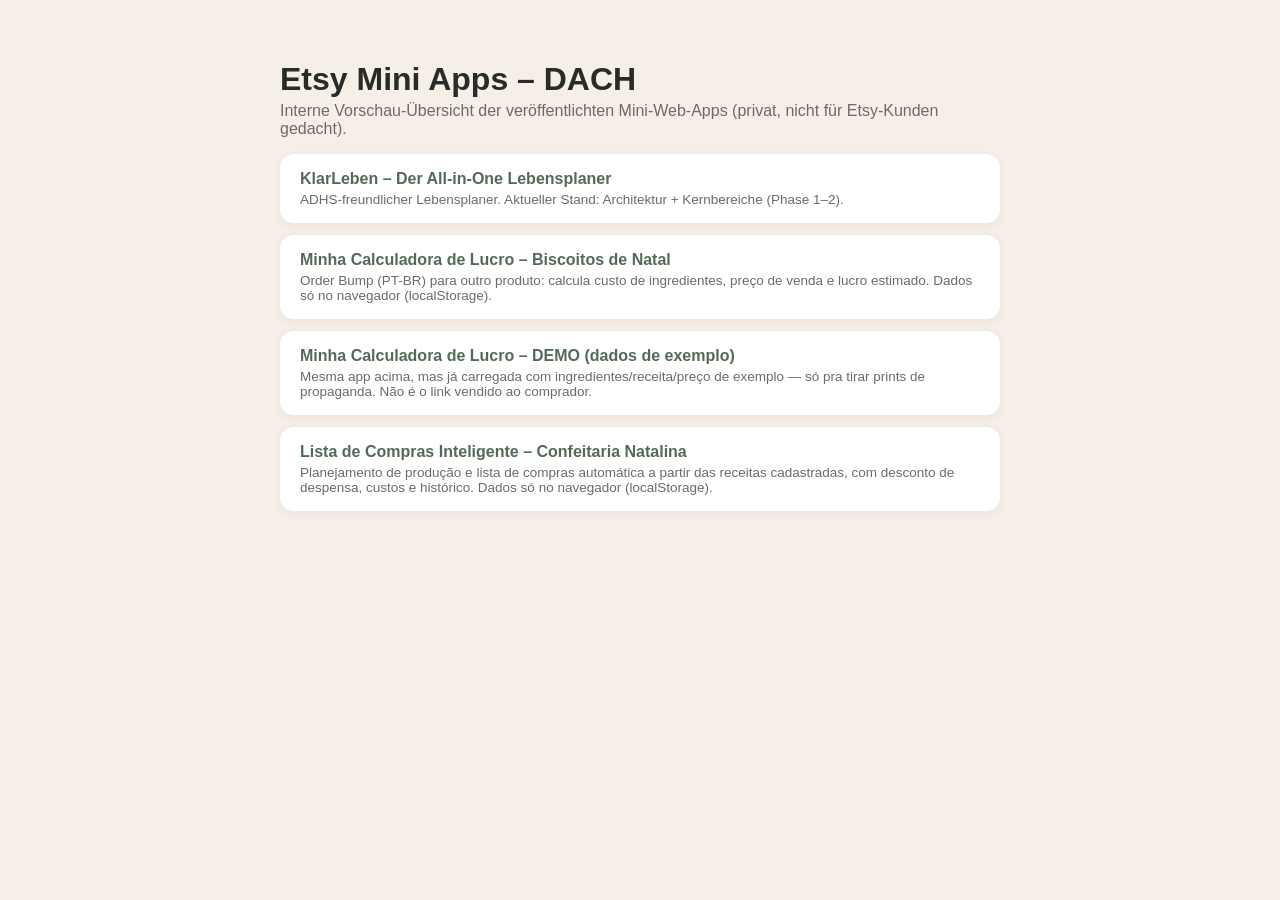
<file: index.html>
<!DOCTYPE html>
<html lang="de">
<head>
<meta charset="UTF-8">
<meta name="viewport" content="width=device-width, initial-scale=1.0">
<title>Etsy Mini Apps DACH – Übersicht</title>
<style>
  body{font-family:-apple-system,BlinkMacSystemFont,"Segoe UI",Roboto,sans-serif;background:#F5EFE8;color:#292B29;margin:0;padding:40px 20px;}
  .wrap{max-width:720px;margin:0 auto;}
  h1{margin-bottom:4px;}
  p.sub{color:#6D6A67;margin-top:0;}
  ul{list-style:none;padding:0;}
  li{background:#FFFFFF;border-radius:14px;padding:16px 20px;margin-bottom:12px;box-shadow:0 2px 10px rgba(41,43,41,0.06);}
  a{color:#526B59;text-decoration:none;font-weight:600;font-size:16px;}
  a:hover{text-decoration:underline;}
  .desc{color:#6D6A67;font-size:13.5px;margin-top:4px;}
</style>
</head>
<body>
<div class="wrap">
  <h1>Etsy Mini Apps – DACH</h1>
  <p class="sub">Interne Vorschau-Übersicht der veröffentlichten Mini-Web-Apps (privat, nicht für Etsy-Kunden gedacht).</p>
  <ul>
    <li>
      <a href="klarleben/">KlarLeben – Der All-in-One Lebensplaner</a>
      <div class="desc">ADHS-freundlicher Lebensplaner. Aktueller Stand: Architektur + Kernbereiche (Phase 1–2).</div>
    </li>
    <li>
      <a href="calculadora-lucro-biscoitos/">Minha Calculadora de Lucro – Biscoitos de Natal</a>
      <div class="desc">Order Bump (PT-BR) para outro produto: calcula custo de ingredientes, preço de venda e lucro estimado. Dados só no navegador (localStorage).</div>
    </li>
    <li>
      <a href="calculadora-lucro-biscoitos-demo/">Minha Calculadora de Lucro – DEMO (dados de exemplo)</a>
      <div class="desc">Mesma app acima, mas já carregada com ingredientes/receita/preço de exemplo — só pra tirar prints de propaganda. Não é o link vendido ao comprador.</div>
    </li>
    <li>
      <a href="lista-de-compras-inteligente/">Lista de Compras Inteligente – Confeitaria Natalina</a>
      <div class="desc">Planejamento de produção e lista de compras automática a partir das receitas cadastradas, com desconto de despensa, custos e histórico. Dados só no navegador (localStorage).</div>
    </li>
  </ul>
</div>
</body>
</html>
</file>
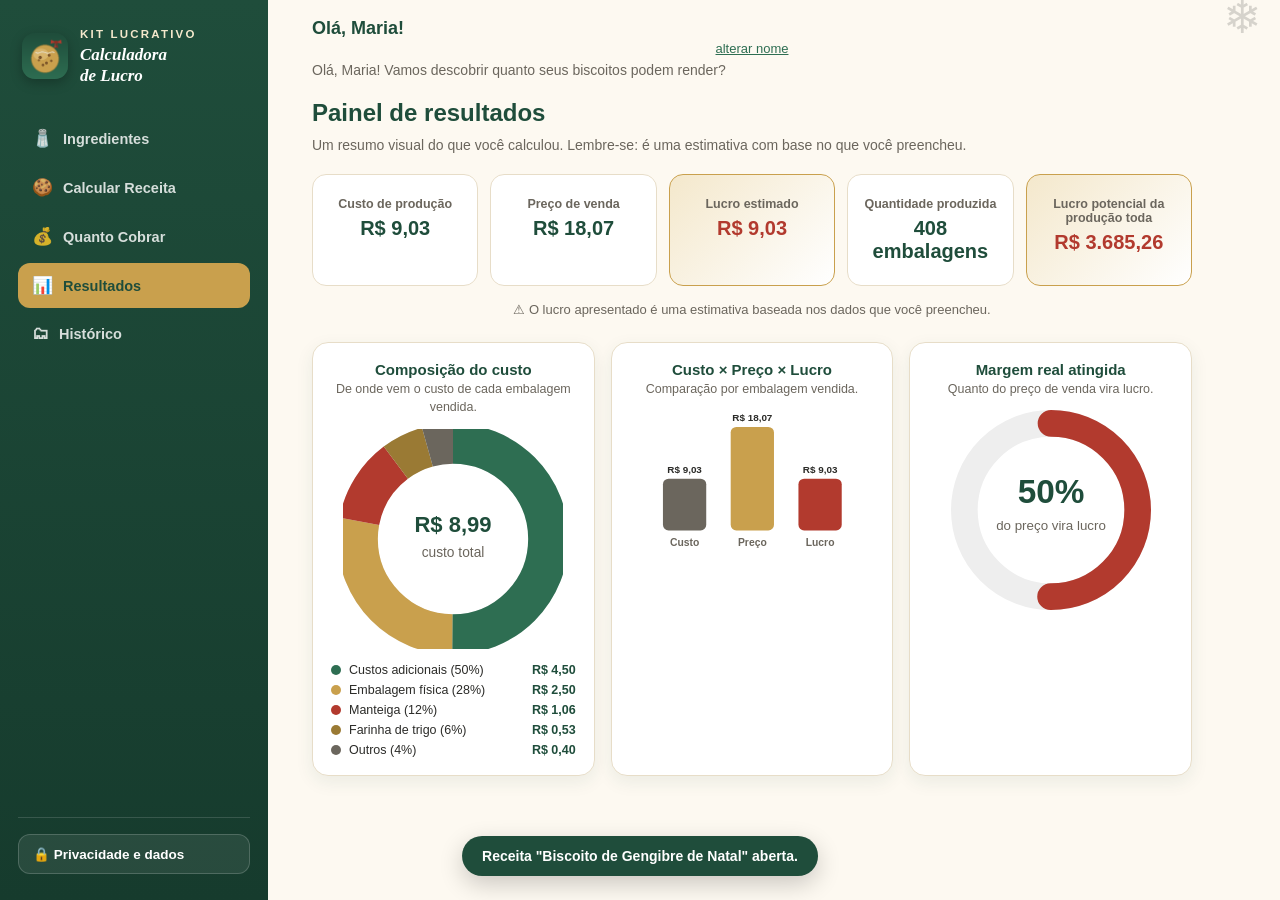
<file: calculadora-lucro-biscoitos-demo/index.html>
<!DOCTYPE html>
<html lang="pt-BR">
<head>
<meta charset="UTF-8">
<meta name="viewport" content="width=device-width, initial-scale=1.0">
<title>Minha Calculadora de Lucro — DEMO (dados de exemplo)</title>

<link rel="manifest" href="manifest.json">
<link rel="icon" type="image/png" sizes="32x32" href="favicon-32.png">
<link rel="icon" type="image/png" sizes="192x192" href="icon-192.png">
<link rel="apple-touch-icon" href="apple-touch-icon.png">
<meta name="theme-color" content="#1f4d3b">
<meta name="apple-mobile-web-app-capable" content="yes">
<meta name="apple-mobile-web-app-status-bar-style" content="black-translucent">
<meta name="apple-mobile-web-app-title" content="Calc. de Lucro">

<link rel="stylesheet" href="style.css">
</head>
<body>

<!-- Decoração natalina de fundo -->
<div class="decor-topo" aria-hidden="true">❄</div>

<!-- ===================== TELA 0 — ENTRADA ===================== -->
<section id="tela-entrada" class="tela tela-ativa">
  <div class="card-entrada">
    <div class="selo"><img src="icon-192.png" alt="" class="selo-icone"></div>
    <p class="kicker-marca">Kit Lucrativo · Edição de Natal</p>
    <h1 class="titulo-marca">Minha Calculadora<br>de Lucro</h1>
    <p class="subtitulo">Descubra quanto custa produzir seus biscoitos, quanto cobrar e quanto pode lucrar neste Natal.</p>

    <form id="form-nome" autocomplete="off">
      <label for="input-nome">Como podemos chamar você?</label>
      <input type="text" id="input-nome" placeholder="Digite seu nome" maxlength="40" required>
      <button type="submit" class="btn btn-primario btn-grande">COMEÇAR</button>
    </form>
  </div>
</section>

<!-- ===================== APP PRINCIPAL ===================== -->
<div id="app-principal" class="tela">

  <div id="backdrop-sidebar" class="backdrop-sidebar" hidden></div>

  <aside id="sidebar-lateral" class="sidebar-lateral">
    <div class="marca-sidebar">
      <img src="icon-192.png" alt="" class="marca-icone">
      <div class="marca-texto">
        <p class="kicker-marca kicker-sidebar">Kit Lucrativo</p>
        <p class="titulo-marca-sidebar">Calculadora<br>de Lucro</p>
      </div>
    </div>

    <nav class="abas" role="tablist" aria-label="Seções da calculadora">
      <button class="aba aba-ativa" data-aba="ingredientes" type="button"><span class="aba-icone">🧂</span> Ingredientes</button>
      <button class="aba" data-aba="receita" type="button"><span class="aba-icone">🍪</span> Calcular Receita</button>
      <button class="aba" data-aba="preco" type="button"><span class="aba-icone">💰</span> Quanto Cobrar</button>
      <button class="aba" data-aba="resultados" type="button"><span class="aba-icone">📊</span> Resultados</button>
      <button class="aba" data-aba="historico" type="button"><span class="aba-icone">🗂</span> Histórico</button>
    </nav>

    <div class="sidebar-rodape">
      <button id="btn-abrir-privacidade" class="btn-rodape-sidebar" type="button">🔒 Privacidade e dados</button>
    </div>
  </aside>

  <div id="conteudo-principal" class="conteudo-principal">

    <header class="topo-app">
      <button id="btn-menu-mobile" class="btn-hamburguer" type="button" aria-label="Abrir menu" aria-expanded="false">
        <span></span><span></span><span></span>
      </button>
      <div class="topo-boasvindas">
        <span id="saudacao-nome">Olá!</span>
        <button id="btn-trocar-nome" class="link-discreto" type="button">alterar nome</button>
      </div>
      <button id="btn-abrir-privacidade-mobile" class="btn-icone btn-icone-mobile" type="button" title="Privacidade e dados">🔒</button>
    </header>

    <p id="frase-boasvindas" class="frase-boasvindas"></p>

  <!-- ---------- ABA 1: INGREDIENTES ---------- -->
  <section class="painel painel-ativo" id="painel-ingredientes">
    <h2>Meus ingredientes e custos</h2>
    <p class="ajuda">Cadastre o que você compra. O app calcula sozinho quanto custou a parte que você realmente usar na receita.</p>

    <form id="form-ingrediente" class="formulario-cartao">
      <div class="campo">
        <label for="ing-nome">Nome do ingrediente</label>
        <input type="text" id="ing-nome" placeholder="Ex: Farinha de trigo" required>
      </div>
      <div class="linha-campos">
        <div class="campo">
          <label for="ing-qtd-comprada">Quantidade comprada</label>
          <input type="number" id="ing-qtd-comprada" min="0" step="0.01" placeholder="Ex: 1" required>
        </div>
        <div class="campo">
          <label for="ing-unidade">Unidade</label>
          <select id="ing-unidade" required>
            <option value="g">gramas (g)</option>
            <option value="kg">quilos (kg)</option>
            <option value="ml">mililitros (ml)</option>
            <option value="l">litros (l)</option>
            <option value="un">unidade</option>
          </select>
        </div>
        <div class="campo">
          <label for="ing-preco">Preço pago (R$)</label>
          <input type="number" id="ing-preco" min="0" step="0.01" placeholder="Ex: 6,00" required>
        </div>
      </div>
      <button type="submit" class="btn btn-primario" id="btn-salvar-ingrediente">Adicionar ingrediente</button>
      <input type="hidden" id="ing-editando-id">
    </form>

    <div id="lista-ingredientes" class="lista-cartoes"></div>
    <p id="vazio-ingredientes" class="estado-vazio">Você ainda não cadastrou nenhum ingrediente.</p>
  </section>

  <!-- ---------- ABA 2: CALCULAR RECEITA ---------- -->
  <section class="painel" id="painel-receita">
    <h2>Calcular minha receita</h2>
    <p class="ajuda">Escolha os ingredientes e as quantidades usadas nesta receita. O custo de cada um é calculado proporcionalmente ao que você cadastrou.</p>

    <form id="form-receita" class="formulario-cartao">
      <div class="campo">
        <label for="receita-nome">Nome da receita</label>
        <input type="text" id="receita-nome" placeholder="Ex: Biscoito de gengibre" required>
      </div>

      <div class="campo">
        <label>Ingredientes usados nesta receita</label>
        <div id="lista-ingredientes-receita" class="lista-ingredientes-receita"></div>
        <button type="button" id="btn-add-item-receita" class="btn btn-secundario">+ Adicionar ingrediente à receita</button>
        <p id="vazio-ingredientes-receita-aviso" class="estado-vazio" hidden>Cadastre ao menos um ingrediente na aba "Ingredientes" antes de montar uma receita.</p>
      </div>

      <div class="campo">
        <label for="receita-rendimento">Quantos biscoitos essa receita rende?</label>
        <input type="number" id="receita-rendimento" min="1" step="1" placeholder="Ex: 30" required>
      </div>

      <button type="submit" class="btn btn-primario" id="btn-salvar-receita">Calcular e salvar receita</button>
      <input type="hidden" id="receita-editando-id">
    </form>

    <div id="resumo-receita-calculada" class="caixa-resultado" hidden>
      <h3>Resultado da receita</h3>
      <div class="grid-resultado">
        <div class="mini-cartao"><span class="rotulo">Custo total dos ingredientes</span><span class="valor" id="rr-custo-total">—</span></div>
        <div class="mini-cartao"><span class="rotulo">Rendimento</span><span class="valor" id="rr-rendimento">—</span></div>
        <div class="mini-cartao destaque"><span class="rotulo">Custo por biscoito</span><span class="valor" id="rr-custo-unidade">—</span></div>
      </div>
    </div>
  </section>

  <!-- ---------- ABA 3: QUANTO DEVO COBRAR ---------- -->
  <section class="painel" id="painel-preco">
    <h2>Quanto devo cobrar?</h2>
    <p class="ajuda">Escolha uma receita já calculada, informe os custos extras e a margem desejada. A gente faz a conta certa pra você.</p>

    <form id="form-preco" class="formulario-cartao">
      <div class="campo">
        <label for="preco-receita">Receita</label>
        <select id="preco-receita" required>
          <option value="">Selecione uma receita calculada</option>
        </select>
      </div>

      <div class="campo">
        <label for="preco-tipo-venda">Como você vende?</label>
        <select id="preco-tipo-venda" required>
          <option value="unidade">Por unidade</option>
          <option value="caixa">Por caixa</option>
          <option value="pacote">Por pacote</option>
          <option value="kit">Por kit</option>
        </select>
      </div>

      <div class="linha-campos">
        <div class="campo">
          <label for="preco-qtd-embalagem">Biscoitos por embalagem</label>
          <input type="number" id="preco-qtd-embalagem" min="1" step="1" placeholder="Ex: 6" required>
        </div>
        <div class="campo">
          <label for="preco-custo-embalagem">Custo da embalagem (R$)</label>
          <input type="number" id="preco-custo-embalagem" min="0" step="0.01" placeholder="Ex: 2,50">
        </div>
      </div>

      <details class="detalhes-custos">
        <summary>Custos adicionais (embalagens, etiquetas, gás, mão de obra...)</summary>
        <div id="lista-custos-adicionais" class="lista-custos"></div>
        <button type="button" id="btn-add-custo" class="btn btn-secundario">+ Adicionar custo</button>
      </details>

      <div class="linha-campos">
        <div class="campo">
          <label for="preco-margem">Margem de lucro desejada (%)</label>
          <input type="number" id="preco-margem" min="0" max="95" step="1" placeholder="Ex: 40" required>
        </div>
        <div class="campo">
          <label for="preco-taxa">Taxas adicionais (%) <span class="opcional">opcional</span></label>
          <input type="number" id="preco-taxa" min="0" max="50" step="0.1" placeholder="Ex: 5">
        </div>
      </div>

      <button type="submit" class="btn btn-primario" id="btn-calcular-preco">Calcular preço de venda</button>
    </form>

    <div id="resumo-preco-calculado" class="caixa-resultado" hidden>
      <h3>Como chegamos nesse preço</h3>
      <p id="explicacao-calculo" class="explicacao"></p>
      <div class="grid-resultado">
        <div class="mini-cartao"><span class="rotulo">Custo total do produto</span><span class="valor" id="pr-custo-total">—</span></div>
        <div class="mini-cartao"><span class="rotulo">Custo por unidade</span><span class="valor" id="pr-custo-unidade">—</span></div>
        <div class="mini-cartao destaque"><span class="rotulo">Preço sugerido de venda</span><span class="valor" id="pr-preco-venda">—</span></div>
        <div class="mini-cartao destaque"><span class="rotulo">Lucro estimado por venda</span><span class="valor" id="pr-lucro">—</span></div>
      </div>
      <button type="button" id="btn-ver-resultados" class="btn btn-primario btn-grande">Ver painel de resultados completo</button>
    </div>
  </section>

  <!-- ---------- ABA 4: RESULTADOS ---------- -->
  <section class="painel" id="painel-resultados">
    <h2>Painel de resultados</h2>
    <p class="ajuda">Um resumo visual do que você calculou. Lembre-se: é uma estimativa com base no que você preencheu.</p>

    <div id="resultados-vazio" class="estado-vazio">Calcule uma receita e um preço de venda primeiro, nas abas anteriores.</div>

    <div id="resultados-conteudo" class="grid-resultado grid-resultado-grande" hidden>
      <div class="mini-cartao"><span class="rotulo">Custo de produção</span><span class="valor" id="res-custo">—</span></div>
      <div class="mini-cartao"><span class="rotulo">Preço de venda</span><span class="valor" id="res-preco">—</span></div>
      <div class="mini-cartao destaque"><span class="rotulo">Lucro estimado</span><span class="valor" id="res-lucro">—</span></div>
      <div class="mini-cartao"><span class="rotulo">Quantidade produzida</span><span class="valor" id="res-qtd">—</span></div>
      <div class="mini-cartao destaque"><span class="rotulo">Lucro potencial da produção toda</span><span class="valor" id="res-lucro-total">—</span></div>
    </div>
    <p class="nota-estimativa" id="nota-estimativa" hidden>⚠ O lucro apresentado é uma estimativa baseada nos dados que você preencheu.</p>

    <div id="graficos-resultado" class="graficos-resultado" hidden>
      <div class="cartao-grafico">
        <h3>Composição do custo</h3>
        <p class="ajuda-grafico">De onde vem o custo de cada embalagem vendida.</p>
        <div id="grafico-composicao" class="grafico-donut-area"></div>
        <ul id="legenda-composicao" class="legenda-grafico"></ul>
      </div>
      <div class="cartao-grafico">
        <h3>Custo × Preço × Lucro</h3>
        <p class="ajuda-grafico">Comparação por embalagem vendida.</p>
        <div id="grafico-barras" class="grafico-barras-area"></div>
      </div>
      <div class="cartao-grafico">
        <h3>Margem real atingida</h3>
        <p class="ajuda-grafico">Quanto do preço de venda vira lucro.</p>
        <div id="grafico-margem" class="grafico-margem-area"></div>
      </div>
    </div>
  </section>

  <!-- ---------- ABA 5: HISTÓRICO ---------- -->
  <section class="painel" id="painel-historico">
    <h2>Histórico de receitas</h2>
    <p class="ajuda">Suas receitas salvas ficam aqui. Você pode abrir, editar, duplicar ou excluir.</p>
    <div id="lista-historico" class="lista-cartoes"></div>
    <p id="vazio-historico" class="estado-vazio">Nenhuma receita salva ainda.</p>
  </section>

  </div><!-- /conteudo-principal -->
</div><!-- /app-principal -->

<!-- ===================== MODAL: TROCAR NOME ===================== -->
<div id="modal-trocar-nome" class="modal" hidden>
  <div class="modal-caixa">
    <h3>Alterar nome</h3>
    <form id="form-trocar-nome">
      <input type="text" id="input-novo-nome" maxlength="40" required>
      <div class="modal-botoes">
        <button type="button" class="btn btn-secundario" id="btn-cancelar-nome">Cancelar</button>
        <button type="submit" class="btn btn-primario">Salvar</button>
      </div>
    </form>
  </div>
</div>

<!-- ===================== MODAL: PRIVACIDADE E DADOS ===================== -->
<div id="modal-privacidade" class="modal" hidden>
  <div class="modal-caixa modal-grande">
    <h3>🔒 Privacidade e seus dados</h3>
    <p class="aviso-privacidade">
      Privacidade: seus dados ficam armazenados apenas neste navegador e neste aparelho. Não enviamos suas informações
      para servidores externos. Se você trocar de aparelho ou navegador, precisará transferir seus dados usando a
      opção de exportação.
    </p>
    <div class="modal-botoes modal-botoes-coluna">
      <button type="button" id="btn-exportar-dados" class="btn btn-secundario">⬇ Exportar meus dados (JSON)</button>
      <label class="btn btn-secundario btn-arquivo">
        ⬆ Importar dados (JSON)
        <input type="file" id="input-importar-dados" accept="application/json" hidden>
      </label>
      <button type="button" id="btn-apagar-dados" class="btn btn-perigo">🗑 Apagar todos os meus dados</button>
    </div>
    <button type="button" class="btn btn-fechar-modal" id="btn-fechar-privacidade">Fechar</button>
  </div>
</div>

<!-- ===================== MODAL: CONFIRMAÇÃO GENÉRICA ===================== -->
<div id="modal-confirmar" class="modal" hidden>
  <div class="modal-caixa">
    <h3 id="confirmar-titulo">Confirmar ação</h3>
    <p id="confirmar-texto"></p>
    <div class="modal-botoes">
      <button type="button" class="btn btn-secundario" id="btn-confirmar-nao">Cancelar</button>
      <button type="button" class="btn btn-perigo" id="btn-confirmar-sim">Confirmar</button>
    </div>
  </div>
</div>

<!-- Caixa de aviso (toast) -->
<div id="toast" class="toast" hidden></div>

<script src="script.js"></script>
</body>
</html>
</file>
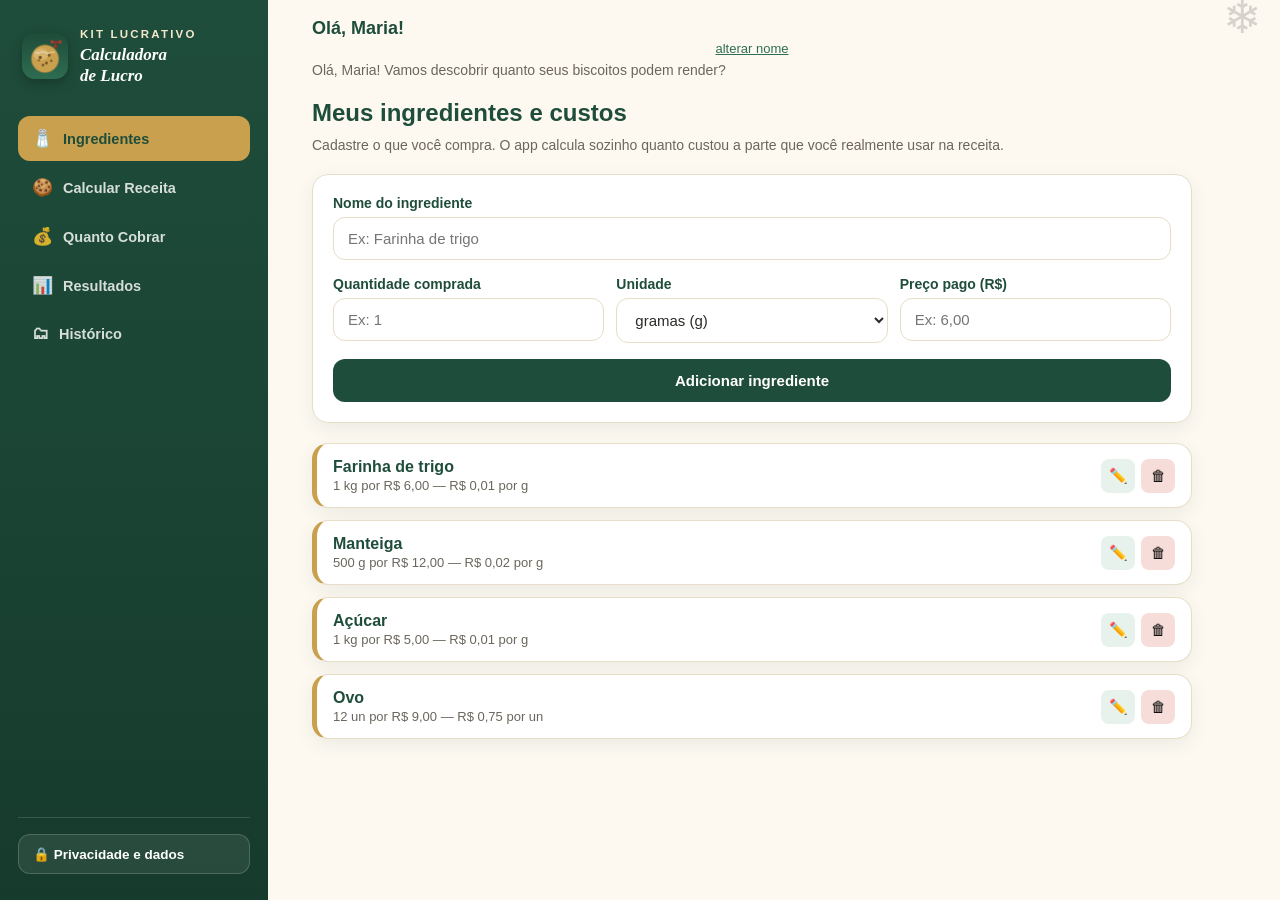
<file: calculadora-lucro-biscoitos/index.html>
<!DOCTYPE html>
<html lang="pt-BR">
<head>
<meta charset="UTF-8">
<meta name="viewport" content="width=device-width, initial-scale=1.0">
<title>Minha Calculadora de Lucro — Biscoitos de Natal</title>

<link rel="manifest" href="manifest.json">
<link rel="icon" type="image/png" sizes="32x32" href="favicon-32.png">
<link rel="icon" type="image/png" sizes="192x192" href="icon-192.png">
<link rel="apple-touch-icon" href="apple-touch-icon.png">
<meta name="theme-color" content="#1f4d3b">
<meta name="apple-mobile-web-app-capable" content="yes">
<meta name="apple-mobile-web-app-status-bar-style" content="black-translucent">
<meta name="apple-mobile-web-app-title" content="Calc. de Lucro">

<link rel="stylesheet" href="style.css">
</head>
<body>

<!-- Decoração natalina de fundo -->
<div class="decor-topo" aria-hidden="true">❄</div>

<!-- ===================== TELA 0 — ENTRADA ===================== -->
<section id="tela-entrada" class="tela tela-ativa">
  <div class="card-entrada">
    <div class="selo"><img src="icon-192.png" alt="" class="selo-icone"></div>
    <p class="kicker-marca">Kit Lucrativo · Edição de Natal</p>
    <h1 class="titulo-marca">Minha Calculadora<br>de Lucro</h1>
    <p class="subtitulo">Descubra quanto custa produzir seus biscoitos, quanto cobrar e quanto pode lucrar neste Natal.</p>

    <form id="form-nome" autocomplete="off">
      <label for="input-nome">Como podemos chamar você?</label>
      <input type="text" id="input-nome" placeholder="Digite seu nome" maxlength="40" required>
      <button type="submit" class="btn btn-primario btn-grande">COMEÇAR</button>
    </form>
  </div>
</section>

<!-- ===================== APP PRINCIPAL ===================== -->
<div id="app-principal" class="tela">

  <div id="backdrop-sidebar" class="backdrop-sidebar" hidden></div>

  <aside id="sidebar-lateral" class="sidebar-lateral">
    <div class="marca-sidebar">
      <img src="icon-192.png" alt="" class="marca-icone">
      <div class="marca-texto">
        <p class="kicker-marca kicker-sidebar">Kit Lucrativo</p>
        <p class="titulo-marca-sidebar">Calculadora<br>de Lucro</p>
      </div>
    </div>

    <nav class="abas" role="tablist" aria-label="Seções da calculadora">
      <button class="aba aba-ativa" data-aba="ingredientes" type="button"><span class="aba-icone">🧂</span> Ingredientes</button>
      <button class="aba" data-aba="receita" type="button"><span class="aba-icone">🍪</span> Calcular Receita</button>
      <button class="aba" data-aba="preco" type="button"><span class="aba-icone">💰</span> Quanto Cobrar</button>
      <button class="aba" data-aba="resultados" type="button"><span class="aba-icone">📊</span> Resultados</button>
      <button class="aba" data-aba="historico" type="button"><span class="aba-icone">🗂</span> Histórico</button>
    </nav>

    <div class="sidebar-rodape">
      <button id="btn-abrir-privacidade" class="btn-rodape-sidebar" type="button">🔒 Privacidade e dados</button>
    </div>
  </aside>

  <div id="conteudo-principal" class="conteudo-principal">

    <header class="topo-app">
      <button id="btn-menu-mobile" class="btn-hamburguer" type="button" aria-label="Abrir menu" aria-expanded="false">
        <span></span><span></span><span></span>
      </button>
      <div class="topo-boasvindas">
        <span id="saudacao-nome">Olá!</span>
        <button id="btn-trocar-nome" class="link-discreto" type="button">alterar nome</button>
      </div>
      <button id="btn-abrir-privacidade-mobile" class="btn-icone btn-icone-mobile" type="button" title="Privacidade e dados">🔒</button>
    </header>

    <p id="frase-boasvindas" class="frase-boasvindas"></p>

  <!-- ---------- ABA 1: INGREDIENTES ---------- -->
  <section class="painel painel-ativo" id="painel-ingredientes">
    <h2>Meus ingredientes e custos</h2>
    <p class="ajuda">Cadastre o que você compra. O app calcula sozinho quanto custou a parte que você realmente usar na receita.</p>

    <form id="form-ingrediente" class="formulario-cartao">
      <div class="campo">
        <label for="ing-nome">Nome do ingrediente</label>
        <input type="text" id="ing-nome" placeholder="Ex: Farinha de trigo" required>
      </div>
      <div class="linha-campos">
        <div class="campo">
          <label for="ing-qtd-comprada">Quantidade comprada</label>
          <input type="number" id="ing-qtd-comprada" min="0" step="0.01" placeholder="Ex: 1" required>
        </div>
        <div class="campo">
          <label for="ing-unidade">Unidade</label>
          <select id="ing-unidade" required>
            <option value="g">gramas (g)</option>
            <option value="kg">quilos (kg)</option>
            <option value="ml">mililitros (ml)</option>
            <option value="l">litros (l)</option>
            <option value="un">unidade</option>
          </select>
        </div>
        <div class="campo">
          <label for="ing-preco">Preço pago (R$)</label>
          <input type="number" id="ing-preco" min="0" step="0.01" placeholder="Ex: 6,00" required>
        </div>
      </div>
      <button type="submit" class="btn btn-primario" id="btn-salvar-ingrediente">Adicionar ingrediente</button>
      <input type="hidden" id="ing-editando-id">
    </form>

    <div id="lista-ingredientes" class="lista-cartoes"></div>
    <p id="vazio-ingredientes" class="estado-vazio">Você ainda não cadastrou nenhum ingrediente.</p>
  </section>

  <!-- ---------- ABA 2: CALCULAR RECEITA ---------- -->
  <section class="painel" id="painel-receita">
    <h2>Calcular minha receita</h2>
    <p class="ajuda">Escolha os ingredientes e as quantidades usadas nesta receita. O custo de cada um é calculado proporcionalmente ao que você cadastrou.</p>

    <form id="form-receita" class="formulario-cartao">
      <div class="campo">
        <label for="receita-nome">Nome da receita</label>
        <input type="text" id="receita-nome" placeholder="Ex: Biscoito de gengibre" required>
      </div>

      <div class="campo">
        <label>Ingredientes usados nesta receita</label>
        <div id="lista-ingredientes-receita" class="lista-ingredientes-receita"></div>
        <button type="button" id="btn-add-item-receita" class="btn btn-secundario">+ Adicionar ingrediente à receita</button>
        <p id="vazio-ingredientes-receita-aviso" class="estado-vazio" hidden>Cadastre ao menos um ingrediente na aba "Ingredientes" antes de montar uma receita.</p>
      </div>

      <div class="campo">
        <label for="receita-rendimento">Quantos biscoitos essa receita rende?</label>
        <input type="number" id="receita-rendimento" min="1" step="1" placeholder="Ex: 30" required>
      </div>

      <button type="submit" class="btn btn-primario" id="btn-salvar-receita">Calcular e salvar receita</button>
      <input type="hidden" id="receita-editando-id">
    </form>

    <div id="resumo-receita-calculada" class="caixa-resultado" hidden>
      <h3>Resultado da receita</h3>
      <div class="grid-resultado">
        <div class="mini-cartao"><span class="rotulo">Custo total dos ingredientes</span><span class="valor" id="rr-custo-total">—</span></div>
        <div class="mini-cartao"><span class="rotulo">Rendimento</span><span class="valor" id="rr-rendimento">—</span></div>
        <div class="mini-cartao destaque"><span class="rotulo">Custo por biscoito</span><span class="valor" id="rr-custo-unidade">—</span></div>
      </div>
    </div>
  </section>

  <!-- ---------- ABA 3: QUANTO DEVO COBRAR ---------- -->
  <section class="painel" id="painel-preco">
    <h2>Quanto devo cobrar?</h2>
    <p class="ajuda">Escolha uma receita já calculada, informe os custos extras e a margem desejada. A gente faz a conta certa pra você.</p>

    <form id="form-preco" class="formulario-cartao">
      <div class="campo">
        <label for="preco-receita">Receita</label>
        <select id="preco-receita" required>
          <option value="">Selecione uma receita calculada</option>
        </select>
      </div>

      <div class="campo">
        <label for="preco-tipo-venda">Como você vende?</label>
        <select id="preco-tipo-venda" required>
          <option value="unidade">Por unidade</option>
          <option value="caixa">Por caixa</option>
          <option value="pacote">Por pacote</option>
          <option value="kit">Por kit</option>
        </select>
      </div>

      <div class="linha-campos">
        <div class="campo">
          <label for="preco-qtd-embalagem">Biscoitos por embalagem</label>
          <input type="number" id="preco-qtd-embalagem" min="1" step="1" placeholder="Ex: 6" required>
        </div>
        <div class="campo">
          <label for="preco-custo-embalagem">Custo da embalagem (R$)</label>
          <input type="number" id="preco-custo-embalagem" min="0" step="0.01" placeholder="Ex: 2,50">
        </div>
      </div>

      <details class="detalhes-custos">
        <summary>Custos adicionais (embalagens, etiquetas, gás, mão de obra...)</summary>
        <div id="lista-custos-adicionais" class="lista-custos"></div>
        <button type="button" id="btn-add-custo" class="btn btn-secundario">+ Adicionar custo</button>
      </details>

      <div class="linha-campos">
        <div class="campo">
          <label for="preco-margem">Margem de lucro desejada (%)</label>
          <input type="number" id="preco-margem" min="0" max="95" step="1" placeholder="Ex: 40" required>
        </div>
        <div class="campo">
          <label for="preco-taxa">Taxas adicionais (%) <span class="opcional">opcional</span></label>
          <input type="number" id="preco-taxa" min="0" max="50" step="0.1" placeholder="Ex: 5">
        </div>
      </div>

      <button type="submit" class="btn btn-primario" id="btn-calcular-preco">Calcular preço de venda</button>
    </form>

    <div id="resumo-preco-calculado" class="caixa-resultado" hidden>
      <h3>Como chegamos nesse preço</h3>
      <p id="explicacao-calculo" class="explicacao"></p>
      <div class="grid-resultado">
        <div class="mini-cartao"><span class="rotulo">Custo total do produto</span><span class="valor" id="pr-custo-total">—</span></div>
        <div class="mini-cartao"><span class="rotulo">Custo por unidade</span><span class="valor" id="pr-custo-unidade">—</span></div>
        <div class="mini-cartao destaque"><span class="rotulo">Preço sugerido de venda</span><span class="valor" id="pr-preco-venda">—</span></div>
        <div class="mini-cartao destaque"><span class="rotulo">Lucro estimado por venda</span><span class="valor" id="pr-lucro">—</span></div>
      </div>
      <button type="button" id="btn-ver-resultados" class="btn btn-primario btn-grande">Ver painel de resultados completo</button>
    </div>
  </section>

  <!-- ---------- ABA 4: RESULTADOS ---------- -->
  <section class="painel" id="painel-resultados">
    <h2>Painel de resultados</h2>
    <p class="ajuda">Um resumo visual do que você calculou. Lembre-se: é uma estimativa com base no que você preencheu.</p>

    <div id="resultados-vazio" class="estado-vazio">Calcule uma receita e um preço de venda primeiro, nas abas anteriores.</div>

    <div id="resultados-conteudo" class="grid-resultado grid-resultado-grande" hidden>
      <div class="mini-cartao"><span class="rotulo">Custo de produção</span><span class="valor" id="res-custo">—</span></div>
      <div class="mini-cartao"><span class="rotulo">Preço de venda</span><span class="valor" id="res-preco">—</span></div>
      <div class="mini-cartao destaque"><span class="rotulo">Lucro estimado</span><span class="valor" id="res-lucro">—</span></div>
      <div class="mini-cartao"><span class="rotulo">Quantidade produzida</span><span class="valor" id="res-qtd">—</span></div>
      <div class="mini-cartao destaque"><span class="rotulo">Lucro potencial da produção toda</span><span class="valor" id="res-lucro-total">—</span></div>
    </div>
    <p class="nota-estimativa" id="nota-estimativa" hidden>⚠ O lucro apresentado é uma estimativa baseada nos dados que você preencheu.</p>

    <div id="graficos-resultado" class="graficos-resultado" hidden>
      <div class="cartao-grafico">
        <h3>Composição do custo</h3>
        <p class="ajuda-grafico">De onde vem o custo de cada embalagem vendida.</p>
        <div id="grafico-composicao" class="grafico-donut-area"></div>
        <ul id="legenda-composicao" class="legenda-grafico"></ul>
      </div>
      <div class="cartao-grafico">
        <h3>Custo × Preço × Lucro</h3>
        <p class="ajuda-grafico">Comparação por embalagem vendida.</p>
        <div id="grafico-barras" class="grafico-barras-area"></div>
      </div>
      <div class="cartao-grafico">
        <h3>Margem real atingida</h3>
        <p class="ajuda-grafico">Quanto do preço de venda vira lucro.</p>
        <div id="grafico-margem" class="grafico-margem-area"></div>
      </div>
    </div>
  </section>

  <!-- ---------- ABA 5: HISTÓRICO ---------- -->
  <section class="painel" id="painel-historico">
    <h2>Histórico de receitas</h2>
    <p class="ajuda">Suas receitas salvas ficam aqui. Você pode abrir, editar, duplicar ou excluir.</p>
    <div id="lista-historico" class="lista-cartoes"></div>
    <p id="vazio-historico" class="estado-vazio">Nenhuma receita salva ainda.</p>
  </section>

  </div><!-- /conteudo-principal -->
</div><!-- /app-principal -->

<!-- ===================== MODAL: TROCAR NOME ===================== -->
<div id="modal-trocar-nome" class="modal" hidden>
  <div class="modal-caixa">
    <h3>Alterar nome</h3>
    <form id="form-trocar-nome">
      <input type="text" id="input-novo-nome" maxlength="40" required>
      <div class="modal-botoes">
        <button type="button" class="btn btn-secundario" id="btn-cancelar-nome">Cancelar</button>
        <button type="submit" class="btn btn-primario">Salvar</button>
      </div>
    </form>
  </div>
</div>

<!-- ===================== MODAL: PRIVACIDADE E DADOS ===================== -->
<div id="modal-privacidade" class="modal" hidden>
  <div class="modal-caixa modal-grande">
    <h3>🔒 Privacidade e seus dados</h3>
    <p class="aviso-privacidade">
      Privacidade: seus dados ficam armazenados apenas neste navegador e neste aparelho. Não enviamos suas informações
      para servidores externos. Se você trocar de aparelho ou navegador, precisará transferir seus dados usando a
      opção de exportação.
    </p>
    <div class="modal-botoes modal-botoes-coluna">
      <button type="button" id="btn-exportar-dados" class="btn btn-secundario">⬇ Exportar meus dados (JSON)</button>
      <label class="btn btn-secundario btn-arquivo">
        ⬆ Importar dados (JSON)
        <input type="file" id="input-importar-dados" accept="application/json" hidden>
      </label>
      <button type="button" id="btn-apagar-dados" class="btn btn-perigo">🗑 Apagar todos os meus dados</button>
    </div>
    <button type="button" class="btn btn-fechar-modal" id="btn-fechar-privacidade">Fechar</button>
  </div>
</div>

<!-- ===================== MODAL: CONFIRMAÇÃO GENÉRICA ===================== -->
<div id="modal-confirmar" class="modal" hidden>
  <div class="modal-caixa">
    <h3 id="confirmar-titulo">Confirmar ação</h3>
    <p id="confirmar-texto"></p>
    <div class="modal-botoes">
      <button type="button" class="btn btn-secundario" id="btn-confirmar-nao">Cancelar</button>
      <button type="button" class="btn btn-perigo" id="btn-confirmar-sim">Confirmar</button>
    </div>
  </div>
</div>

<!-- Caixa de aviso (toast) -->
<div id="toast" class="toast" hidden></div>

<script src="script.js"></script>
</body>
</html>
</file>
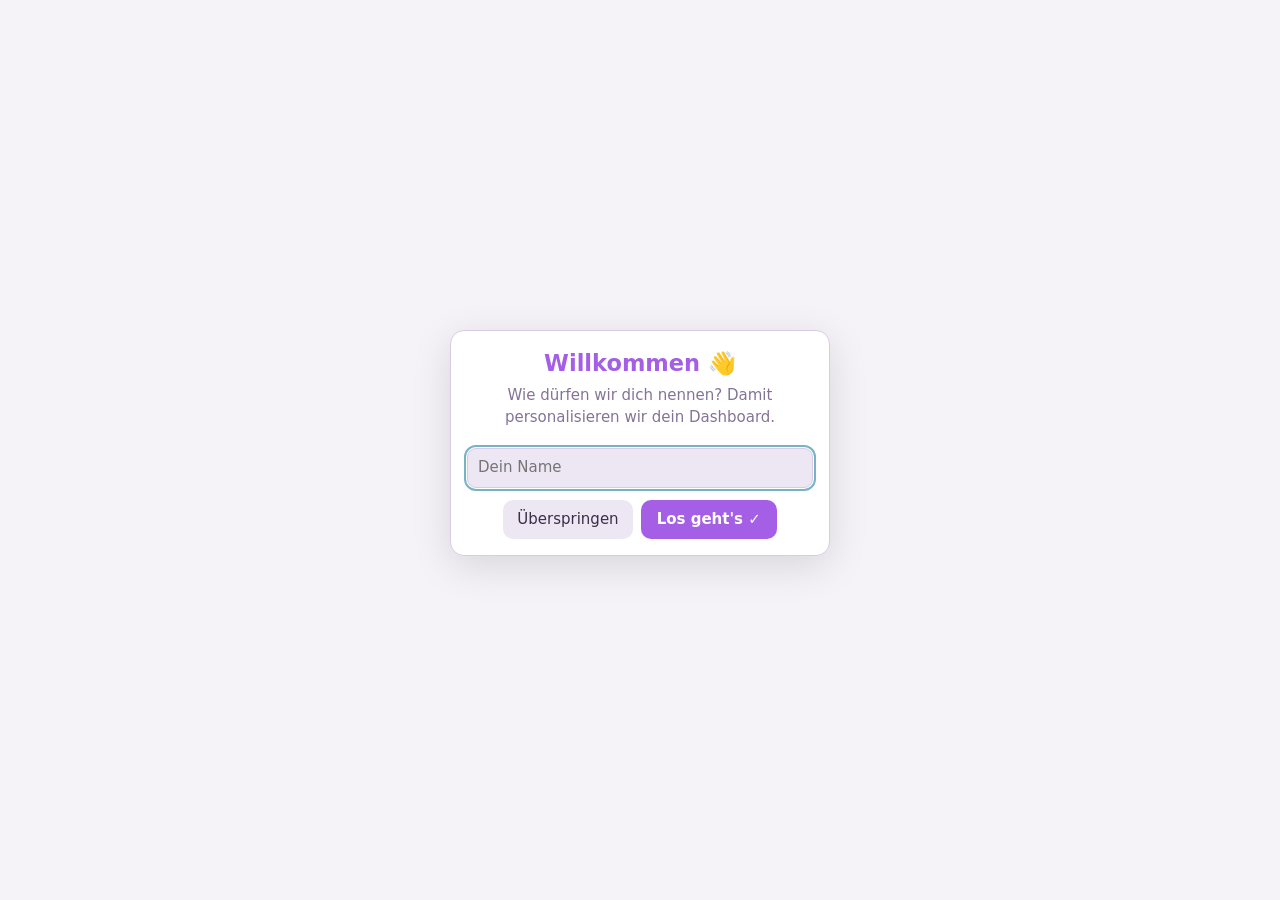
<file: klarleben/index.html>
<!DOCTYPE html><html lang="de"><head><meta charset="utf-8"><meta name="viewport" content="width=device-width, initial-scale=1, viewport-fit=cover"><title>KlarLeben – ADHS-Lebensplaner</title>
<link rel="icon" type="image/png" sizes="32x32" href="assets/icon-32.png">
<link rel="icon" type="image/png" sizes="192x192" href="assets/icon-192.png">
<link rel="apple-touch-icon" sizes="180x180" href="assets/icon-180.png">
<meta name="apple-mobile-web-app-capable" content="yes">
<meta name="apple-mobile-web-app-status-bar-style" content="black-translucent">
<meta name="apple-mobile-web-app-title" content="KlarLeben">
<meta name="theme-color" content="#a45fe6">
<style>
:root{--p:#a45fe6;--pd:#8a45cc;--o:#ffa82e;--t:#78b3c5;--g:#747474;--bg:#f6f1fb;--card:#fff;--tx:#3b3346;--mut:#857b92;--ln:#e7daf4;--in:#f3ecfa;color-scheme:light;box-sizing:border-box;padding-top:env(safe-area-inset-top,0px);padding-bottom:env(safe-area-inset-bottom,0px)}
:root[data-theme=dark]{--bg:#1b1424;--card:#281e34;--tx:#f0e8f7;--mut:#b2a5c1;--ln:#3b2e4b;--in:#34274a;--g:#c9c2d1;color-scheme:dark}
*{box-sizing:border-box}html,body{margin:0}body{font:15px/1.45 system-ui,-apple-system,"Segoe UI",Roboto,sans-serif;background:var(--bg);color:var(--tx)}
header{position:sticky;top:env(safe-area-inset-top,0px);z-index:5;display:flex;align-items:center;gap:12px;padding:10px 16px;background:var(--card);border-bottom:3px solid var(--p)}
.logo{font:italic 700 24px "Segoe Script","Brush Script MT",cursive;color:var(--p);white-space:nowrap}.logo b{color:var(--g)}
.htitle{flex:1;text-align:center;font-weight:700;color:var(--mut);font-size:15px;white-space:nowrap;overflow:hidden;text-overflow:ellipsis;letter-spacing:.02em}
.sp{flex:1}.pill{background:var(--in);border-radius:20px;padding:5px 12px;font-size:13px;color:var(--mut);white-space:nowrap}
button{font:inherit;cursor:pointer}#menu{display:none}
.btn{background:var(--p);color:#fff;border:0;border-radius:10px;padding:9px 16px;font-weight:600}.btn:hover{background:var(--pd)}
.btn2{background:var(--in);color:var(--tx);border:0;border-radius:10px;padding:9px 14px}
.ic{background:var(--in);border:0;border-radius:10px;padding:7px 11px;color:var(--tx)}
#app{display:flex}nav{width:232px;flex:none;position:sticky;top:60px;height:calc(100vh - 60px);overflow:auto;padding:12px 10px;background:var(--card);border-right:1px solid var(--ln)}
nav h6{margin:14px 8px 4px;font-size:12px;color:var(--mut);font-weight:600}
nav a{display:flex;gap:8px;padding:7px 10px;border-radius:9px;color:var(--tx);text-decoration:none}nav a:hover{background:var(--in)}nav a.on{background:var(--p);color:#fff}
main{flex:1;min-width:0;padding:20px;max-width:1000px}h1{margin:0;font-size:26px;color:var(--p)}.sub{color:var(--mut);margin:2px 0 14px}
.tip{background:color-mix(in srgb,var(--o) 18%,var(--card));border-left:4px solid var(--o);padding:10px 14px;border-radius:10px;margin-bottom:14px}
.cols{display:grid;grid-template-columns:1fr 1fr;gap:14px}.card{background:var(--card);border:1px solid var(--ln);border-radius:14px;padding:16px;margin-bottom:14px}
.card h3{margin:0 0 10px;font-size:15px}label{display:block;font-size:13px;color:var(--mut);margin-bottom:8px}
input:not([type=checkbox]),select,textarea{width:100%;font:inherit;padding:8px 10px;margin-top:3px;border:1px solid var(--ln);border-radius:9px;background:var(--in);color:var(--tx)}
input:focus,select:focus,textarea:focus,button:focus-visible{outline:2px solid var(--t);outline-offset:1px}
.stats{display:grid;grid-template-columns:repeat(auto-fit,minmax(110px,1fr));gap:10px;align-content:start}.stat{background:var(--card);border:1px solid var(--ln);border-radius:12px;padding:12px;text-align:center}
.stat b{display:block;font-size:24px;color:var(--p)}.stat:nth-child(2n) b{color:var(--o)}.stat:nth-child(3n) b{color:var(--t)}.stat span{font-size:12px;color:var(--mut)}
.row{display:flex;gap:8px;flex-wrap:wrap;align-items:center}.row input{flex:1;min-width:140px;margin:0}
.chips{display:flex;gap:6px;margin-bottom:10px;flex-wrap:wrap}.chips .btn2.on{background:var(--p);color:#fff}
.it{display:flex;align-items:flex-start;gap:10px;background:var(--card);border:1px solid var(--ln);border-radius:12px;padding:10px 12px;margin-bottom:8px}.it.dn b{text-decoration:line-through;color:var(--mut)}
.it input[type=checkbox]{margin-top:5px;width:18px;height:18px;accent-color:var(--p)}.bd{flex:1;min-width:0;overflow-wrap:anywhere}
.ch{display:flex;gap:6px;flex-wrap:wrap;margin-top:4px}.ch span{background:var(--in);border-radius:8px;padding:2px 8px;font-size:12px;color:var(--mut)}
.x{background:none;border:0;color:var(--mut);font-size:15px}.x:hover{color:#d33}
.bar{height:8px;background:var(--in);border-radius:6px;margin-top:6px;overflow:hidden}.bar i{display:block;height:100%;background:var(--t)}.bar.w i{background:var(--o)}.bar.r i{background:#e5484d}
.gr{display:grid;grid-template-columns:repeat(7,minmax(90px,1fr));gap:6px;overflow-x:auto;margin-top:8px}.gr h4{margin:0 0 4px;color:var(--p)}.gi{background:var(--in);border-left:3px solid var(--p);border-radius:6px;padding:4px 6px;margin-bottom:4px;font-size:12px}.gi small{display:block;color:var(--mut)}
.big{font-size:64px;font-weight:700;color:var(--p);font-variant-numeric:tabular-nums}.hg{width:100%;border-collapse:collapse;text-align:center}.hg td:first-child{text-align:left}.hg td,.hg th{padding:6px 4px}
.moods{display:flex;gap:6px;flex-wrap:wrap}.moods button.on{background:var(--p);color:#fff}.dr{font-size:26px;background:none;border:0;opacity:.3}.dr.on{opacity:1}
.tg{position:fixed;left:50%;bottom:calc(20px + env(safe-area-inset-bottom,0px));transform:translateX(-50%);background:var(--g);color:#fff;padding:10px 18px;border-radius:20px;z-index:20}
.mb{display:flex;align-items:flex-end;gap:4px;height:90px}.mb i{flex:1;background:var(--p);border-radius:4px 4px 0 0;min-height:3px}.mb i+i{background:var(--p)}
.sos{background:linear-gradient(135deg,var(--o),#ff7a45);font-size:17px;padding:14px 26px}.step{padding:10px 12px;border-radius:10px;opacity:.45}.step.on{opacity:1;background:var(--in);border-left:4px solid var(--o)}
.gate{position:fixed;inset:0;background:var(--bg);z-index:50;display:flex;align-items:center;justify-content:center;padding:20px}
.gate .card{max-width:380px;width:100%;text-align:center;box-shadow:0 10px 40px rgba(0,0,0,.12)}
.gate h2{margin:0 0 6px;color:var(--p)}.gate p{color:var(--mut);margin:0 0 16px}
.swatches{display:flex;gap:10px;flex-wrap:wrap;margin-top:6px}
.sw{width:38px;height:38px;border-radius:50%;border:3px solid transparent;cursor:pointer;flex:none}
.sw.on{border-color:var(--tx)}
.modal-bg{position:fixed;inset:0;background:rgba(20,10,30,.45);z-index:40;display:flex;align-items:center;justify-content:center;padding:16px}
.modal{background:var(--card);border-radius:16px;padding:20px;max-width:420px;width:100%;max-height:85vh;overflow:auto}
@media(max-width:800px){#menu{display:block}nav{position:fixed;left:0;top:0;bottom:0;height:auto;z-index:10;transform:translateX(-100%);transition:transform .2s;padding-top:calc(12px + env(safe-area-inset-top,0px))}nav.open{transform:none}.cols{grid-template-columns:1fr}main{padding:14px}.big{font-size:48px}header{padding:9px 10px;gap:8px}.logo{font-size:19px}.pill{display:none}}
@media(max-width:480px){.htitle{display:none}}
@media(prefers-reduced-motion:reduce){*{transition:none!important}}
</style></head><body>
<header><button class="ic" id="menu" onclick="document.querySelector('nav').classList.toggle('open')" aria-label="Menü">☰</button><span class="logo" id="logoName">Klar<b>Leben</b> 🌿</span><span class="htitle" id="midTitle">ADHS Planner</span><span class="sp"></span><span class="pill" id="dt"></span><button class="ic" onclick="location.hash='set'" title="Einstellungen" aria-label="Einstellungen">⚙️</button><button class="ic" id="th" onclick="theme()">🌙</button></header>
<div id="app"><nav id="nav"></nav><main id="main"></main></div>
<div class="gate" id="gate" style="display:none"><div class="card"><h2>Willkommen 👋</h2><p>Wie dürfen wir dich nennen? Damit personalisieren wir dein Dashboard.</p><input id="gn" placeholder="Dein Name" style="margin-bottom:12px" onkeydown="if(event.key=='Enter')gateGo()"><div class="row" style="justify-content:center"><button class="btn2" onclick="gateSkip()">Überspringen</button><button class="btn" onclick="gateGo()">Los geht's ✓</button></div></div></div>
<script>
const E=s=>String(s??'').replace(/[&<>"]/g,c=>({'&':'&amp;','<':'&lt;','>':'&gt;','"':'&quot;'}[c]));
const td=()=>{const d=new Date();return new Date(d-d.getTimezoneOffset()*6e4).toISOString().slice(0,10)};
const dt=s=>Math.round((new Date(s)-new Date(td()))/864e5),nm=v=>parseFloat(String(v).replace(',','.'))||0,fm=v=>v.toLocaleString('de-DE',{maximumFractionDigits:1});
let S={};try{S=JSON.parse(localStorage.getItem('kl')||'{}')}catch(e){}
const sv=()=>{try{localStorage.setItem('kl',JSON.stringify(S))}catch(e){}};
const D=k=>S[k]||(S[k]=[]),G=(k,d)=>S[k]||(S[k]=d),$=s=>document.querySelector(s);
const DAYS=['Mo','Di','Mi','Do','Fr','Sa','So'],DO=DAYS.join('|'),PR='Hoch|Mittel|Niedrig',CAT='Essen|Transport|Abos|Spaß|Gesundheit|Shopping|Wohnen|Sparen';
const M={};const PF=s=>s?s.split(',').map(x=>{const[a,b='t',c='']=x.split(':');return{l:a,t:b,o:c.split('|')}}):[];
const mk=(id,g,i,t,s,f,o={})=>M[id]={id,g,i,t,s,f:PF(f),...o};
const isD=(m,z)=>m.daily?z.done===td():!!z.done;
const toast=t=>{const e=document.createElement('div');e.className='tg';e.textContent=t;document.body.append(e);setTimeout(()=>e.remove(),2600)};
/* ---- Module ---- */
mk('dash','Übersicht','🏠','Dashboard','',' ',{sp:dash});
mk('tasks','Täglich','✅','Aufgaben-Manager','Alles, was du tun musst, so sortiert, dass dein Gehirn es nicht halten muss.','Aufgabe,Priorität:s:'+PR+',Energie:s:Wenig|Mittel|Viel,Fällig:d,Dauer (Min):n',{chk:1,st:'Überfällig:od:3;Heute fällig:td:3;Erledigt:d;Offen:o',pick:1,tip:'Jeder kleine Schritt zählt 💜'});
mk('focus','Täglich','⏱️','Fokus-Modus','Fokus-Sessions mit Timer – weil „ich brauche nur einen Timer“ schon alles verändert.','',{sp:focus});
mk('schedule','Täglich','🗓️','Tagesplan','Dein Tag in Blöcken – sichtbar statt im Kopf.','Titel,Uhrzeit:tm,Dauer (Min):n,Bereich:s:Arbeit|Privat|Gesundheit|Lernen',{chk:1,daily:1,st:'Blöcke:n;Heute erledigt:d'});
mk('dump','Täglich','🧠','Gedankenspeicher','Raus aus dem Kopf, rein ins System. Sortieren kannst du später.','Gedanke,Art:s:Idee|Sorge|Aufgabe|Sonstiges',{chk:1,st:'Gedanken:n;Sortiert:d'});
mk('habits','Täglich','🌱','Gewohnheiten','Kleine Siege summieren sich. Keine Schuldgefühle, einfach neu starten.','',{sp:habits});
mk('dopa','Täglich','⚡','Dopamin-Menü','Deine Liste an Dingen, die dir guttun – wenn du Energie brauchst.','Aktivität,Art:s:Starter|Hauptgericht|Beilage|Dessert,Dauer (Min):n',{chk:1,daily:1,st:'Ideen:n;Heute gemacht:d'});
mk('over','Täglich','🆘','Überforderung','Wenn alles zu viel ist: Du bist nicht kaputt – du bist überlastet.','',{sp:over});
mk('weekly','Planung','📅','Wochenplan','Was diese Woche wirklich zählt.','Ziel,Tag:s:'+DO+',Priorität:s:'+PR,{chk:1,grid:1,st:'Ziele:n;Erledigt:d;Offen:o'});
mk('monthly','Planung','🗓️','Monatsplan','Zoom raus und sieh das große Bild.','Ziel / Termin,Datum:d,Bereich:s:Arbeit|Privat|Gesundheit|Finanzen',{chk:1,st:'Einträge:n;Erledigt:d;In 7 Tagen:u:1',tip:'Fortschritt statt Perfektion.'});
mk('work','Arbeit & Studium','💼','Arbeits-Dashboard','Projekte, Status und Fristen im Blick.','Aufgabe,Status:s:Offen|In Arbeit|Fertig,Frist:d,Priorität:s:'+PR,{chk:1,st:'Überfällig:od:2;In 7 Tagen:u:2;Erledigt:d;Offen:o'});
mk('assign','Arbeit & Studium','📝','Abgaben & Aufgaben','Jedes Stück Arbeit an einem Ort. ADHS-Gehirne brauchen alles außerhalb des Kopfes.','Titel,Fach / Projekt,Art:s:Aufsatz|Referat|Übung|Bericht|Projekt,Fällig:d,Priorität:s:'+PR+',Geschätzte Zeit,Gewichtung (%):n',{chk:1,st:'Überfällig:od:3;Fällig in 7 Tagen:u:3;Erledigt:d;Offen:o',tip:'Frosch zuerst: Erledige die schwerste Aufgabe, solange du fit bist.'});
mk('classes','Arbeit & Studium','🏫','Kurse / Arbeit','Dein Stundenplan – sieh, wohin deine Zeit wirklich geht.','Name,Art:s:Vorlesung|Seminar|Arbeitsschicht|Meeting,Tag:s:'+DO+',Start:tm,Ende:tm,Ort / Link',{grid:2,gt:3,st:'Blöcke:n'});
mk('notes','Arbeit & Studium','🗒️','Schnellnotizen','Kurz notieren, bevor es weg ist.','Titel,Notiz:x',{st:'Notizen:n'});
mk('grades','Arbeit & Studium','📊','Noten & KPIs','Zahlen, die dir zeigen, wo du stehst.','Fach / KPI,Wert:n,Gewichtung (%):n',{st:'Einträge:n;Durchschnitt:a:1'});
mk('exams','Arbeit & Studium','📚','Prüfungen & Fristen','Mit Countdown, damit „ich hab vergessen, dass es heute ist“ nicht mehr passiert.','Prüfung,Fach,Datum:d,Lernstunden:n',{chk:1,st:'In 7 Tagen:u:2;Erledigt:d;Offen:o'});
mk('sleep','Gesundheit','😴','Schlaf','Schlaf beeinflusst Fokus und Stimmung enorm.','Datum:d,Stunden:n,Qualität:s:Schlecht|Okay|Gut|Super,Notiz',{st:'Einträge:n;Ø Stunden:a:1: h'});
mk('move','Gesundheit','🏃','Bewegung','Jede Bewegung zählt – auch ein Spaziergang.','Aktivität,Datum:d,Minuten:n,Intensität:s:Leicht|Mittel|Hart',{st:'Einheiten:n;Minuten gesamt:s:2'});
mk('meds','Gesundheit','💊','Medikamente & Supps','Medikamente zu nehmen ist keine Schwäche. Das Häkchen heute zählt.','Name,Dosierung,Zeit:tm,Mit Essen?:s:Ja|Nein,Typ:s:ADHS-Medikament|Vitamin|Ergänzung|Sonstiges,Notiz',{chk:1,daily:1,st:'Einträge:n;Heute genommen:d;Noch offen:o'});
mk('journal','Wachstum','📓','Tagebuch','Dein privater Raum. Keine Regeln. Fünf Minuten Reflexion, die dein Gehirn auch durchhält.','Datum:d,Stimmung (1-10):n,Energie (1-10):n,Dankbar für,Freitext:x,Highlight,Was war schwer,Morgen',{st:'Einträge:n;Ø Stimmung:a:1;Ø Energie:a:2'});
mk('proj','Wachstum','🎯','Projekte','Große Vorhaben in kleine Schritte zerlegt.','Projekt,Bereich,Fortschritt (%):n,Frist:d,Nächster Schritt',{chk:1,pr:z=>nm(z.v[2]),st:'Projekte:n;Fertig:d;Aktiv:o'});
mk('learn','Wachstum','📖','Lernen','Bücher, Kurse, Podcasts – füttere deine Neugier.','Titel,Art:s:Buch|Kurs|Podcast|Skill,Status:s:Möchte ich|Aktiv|Fertig,Fortschritt (%):n,Warum',{pr:z=>nm(z.v[3]),st:'Einträge:n'});
mk('people','Wachstum','👥','Menschen','Wer dir wichtig ist – damit du sie nicht aus Versehen vergisst.','Name,Beziehung,Geburtstag:d,Zuletzt Kontakt:d,Notiz',{st:'Personen:n'});
mk('ins','System','📊','Einblicke','Muster aus deinem ganzen Leben: Schlaf, Stimmung, Gewohnheiten, Aufgaben, Geld.','',{sp:ins});
mk('set','System','⚙️','Einstellungen','Mach den Planer zu deinem.','',{sp:set});
mk('clean','Haushalt','🧹','Putzplan','Wiederkehrende Aufgaben. Kleine, häufige Aufgaben schlagen große Putzaktionen.','Aufgabe,Raum:s:Küche|Bad|Wohnzimmer|Schlafzimmer|Flur,Häufigkeit:s:Täglich|Wöchentlich|Monatlich,Minuten:n',{chk:1,daily:1,tip:'5-Minuten-Regel: Timer stellen, so viel schaffen wie möglich.',st:'Heute erledigt:d;Offen:o;Minuten offen:so:3'});
mk('deep','Haushalt','✨','Grundreinigung','Die großen Sachen – in Häppchen.','Bereich,Aufgabe,Zuletzt:d,Intervall:s:Monatlich|Vierteljährlich|Jährlich',{chk:1,st:'Einträge:n;Erledigt:d'});
mk('chore','Haushalt','📋','Haushaltsaufgaben','Aufgaben mit Punkten, damit es sich wie ein kleiner Sieg anfühlt.','Aufgabe,Wer,Punkte:n',{chk:1,st:'Aufgaben:n;Erledigt:d;Punkte:sd:2'});
mk('maint','Haushalt','🔧','Wartungslog','Nie wieder vergessen, wann der Filter gewechselt wurde.','Was,Kategorie:s:Heizung|Auto|Sanitär|Elektrik|Sonstiges,Datum:d,Kosten (€):n,Erinnern am:d,Notizen',{st:'Einträge:n;Kosten:s:3: €'});
mk('season','Haushalt','🍂','Saisonale Aufgaben','Jede Jahreszeit hat ihre Aufgaben.','Aufgabe,Saison:s:Frühling|Sommer|Herbst|Winter',{chk:1,st:'Aufgaben:n;Erledigt:d'});
mk('decl','Haushalt','📦','Entrümpeln','In Zonen, eine nach der anderen – dein Gehirn muss nicht das ganze Haus sehen.','Zone,Größe:s:Klein (30 Min)|Mittel (1 Std)|Groß (halber Tag),Priorität:s:'+PR+',Notiz',{chk:1,tip:'20-Minuten-Regel: Timer, eine Zone, dann Schluss.',st:'Zonen:n;Erledigt:d;Offen:o'});
mk('hinv','Haushalt','🏷️','Haushaltsinventar','Was du besitzt – für Versicherung und Überblick.','Gegenstand,Raum,Wert (€):n,Kaufdatum:d',{st:'Gegenstände:n;Gesamtwert:s:2: €'});
mk('emerg','Haushalt','🚨','Notfallkontakte','Wenn es drauf ankommt, musst du nicht suchen.','Name,Telefon,Beziehung,Notiz',{st:'Kontakte:n'});
mk('mealw','Essensplanung','🍽️','Wochen-Essensplan','Raster für die Woche. „Was gibt’s heute?“ ist keine Krise mehr um 16 Uhr.','Gericht,Tag:s:'+DO+',Mahlzeit:s:Frühstück|Mittag|Abend|Snack',{chk:1,grid:1,gt:2,st:'Mahlzeiten:n;Erledigt:d'});
mk('mealm','Essensplanung','🗓️','Monats-Essensplan','Besondere Mahlzeiten, Themen und Rotation über den Monat.','Gericht / Anlass,Datum:d,Thema',{st:'Einträge:n;In 7 Tagen:u:1'});
mk('fav','Essensplanung','⭐','Lieblingsrezepte','Deine Favoriten für die Rotation.','Rezept,Dauer (Min):n,Kategorie:s:Schnell|Gesund|Comfort|Meal-Prep,Notiz',{st:'Rezepte:n'});
mk('rec','Essensplanung','📖','Rezeptsammlung','Alle Rezepte an einem Ort.','Rezept,Zutaten:x,Zubereitung:x,Quelle',{st:'Rezepte:n'});
mk('pantry','Essensplanung','🥫','Vorratsschrank','Wissen, was da ist, bevor du das dritte Glas Kreuzkümmel kaufst.','Artikel,Kategorie:s:Nudeln & Reis|Konserven|Gewürze|Backen|Sonstiges,Menge,Ablaufdatum:d,Mindestbestand:n',{st:'Artikel:n;Läuft bald ab:u:3'});
mk('freezer','Essensplanung','🧊','Gefrierschrank','Nichts mehr vergessen, was seit Monaten im Eis liegt.','Artikel,Menge,Eingefroren am:d,Verbrauchen bis:d',{st:'Artikel:n;Bald verbrauchen:u:3'});
mk('groc','Essensplanung','🛒','Einkaufslisten','Nach Abteilung sortiert, damit du nicht zweimal durch den Laden läufst.','Artikel,Kategorie:s:Obst & Gemüse|Milchprodukte|Fleisch & Fisch|Trockenwaren|Sonstiges,Preis (€):n',{chk:1,st:'Artikel:n;Im Wagen:d;Geschätzt:s:2: €'});
mk('fin','Finanzen','💰','Finanzübersicht','Rechnungen, Budget, Schulden und Ausgaben – alles auf einem Bildschirm.','',{sp:fin});
mk('bills','Finanzen','🧾','Rechnungen','Jede Rechnung, jedes Fälligkeitsdatum, Autopay-Status. Nie wieder von einer Frist überrascht werden.','Rechnung,Betrag (€):n,Fälligkeitstag (1-31):n,Kategorie:s:Wohnen|Versicherung|Abos|Schulden|Gesundheit|Sonstiges,Häufigkeit:s:Monatlich|Vierteljährlich|Jährlich,Zahlung:s:Manuell|Auto',{chk:1,pr:z=>0,st:'Gesamt/Monat:s:1: €;Bezahlt:d;Offen:o;Autopay:ap'});
mk('budget','Finanzen','🌈','Budget ohne Scham','Ein „gut genug“-Budget reicht. Fortschritt, nicht Perfektion.','Kategorie:s:'+CAT+',Budget (€):n',{warn:1,pr:z=>{const b=nm(z.v[1]),s=D('spend').filter(x=>x.v[2]==z.v[0]).reduce((a,x)=>a+nm(x.v[1]),0);z.sp=s;return b?s/b*100:0},extra:z=>`${fm(z.sp||0)} € von ${z.v[1]} €`,st:'Budget gesamt:s:1: €;Kategorien:n',tip:'50/30/20: 50 % Notwendiges, 30 % Wünsche, 20 % Sparen/Schulden.'});
mk('spend','Finanzen','💸','Ausgaben','Was du ausgibst – ohne Urteil.','Was,Betrag (€):n,Kategorie:s:'+CAT+',Datum:d',{st:'Ausgaben:n;Summe:s:1: €'});
mk('debt','Finanzen','🔗','Schulden-Abbau','Gesamtschuld, abbezahlter Betrag, sichtbarer Fortschritt. Zuzusehen, wie die Zahl schrumpft, ist der Dopamin-Kick.','Name,Art:s:Kreditkarte|Studienkredit|Auto|Sonstiges,Aktueller Stand (€):n,Ursprünglich (€):n,Zinssatz (%):n,Mindestrate (€):n',{pr:z=>{const o=nm(z.v[3]);return o?Math.max(0,(o-nm(z.v[2]))/o*100):0},st:'Gesamtschuld:s:2: €;Abbezahlt:pd: €;Besiegt:pp: %;Mindestraten:s:5: €'});
mk('goals','Finanzen','🏆','Ziele','Wofür du das alles tust.','Ziel,Bereich:s:Finanzen|Gesundheit|Karriere|Privat,Fortschritt (%):n,Zieldatum:d',{chk:1,pr:z=>nm(z.v[2]),st:'Ziele:n;Erreicht:d'});
/* ---- Generische Ansicht ---- */
function ST(m,a,x){const[l,c,i,u]=x.split(':');const dn=a.filter(z=>isD(m,z)),sm=(r,k)=>r.reduce((s,z)=>s+nm(z.v[k]),0);let v=0,q;
 if(c=='n')v=a.length;if(c=='d')v=dn.length;if(c=='o')v=a.length-dn.length;if(c=='s')v=sm(a,i);if(c=='so')v=sm(a.filter(z=>!isD(m,z)),i);if(c=='sd')v=sm(dn,i);
 if(c=='a')v=a.length?sm(a,i)/a.length:0;if(c=='u')v=a.filter(z=>z.v[i]&&(q=dt(z.v[i]))>=0&&q<=7&&!isD(m,z)).length;
 if(c=='od')v=a.filter(z=>z.v[i]&&dt(z.v[i])<0&&!isD(m,z)).length;if(c=='td')v=a.filter(z=>z.v[i]==td()&&!isD(m,z)).length;
 if(c=='ap')v=a.filter(z=>z.v[5]=='Auto').length;if(c=='pd')v=Math.max(0,sm(a,3)-sm(a,2));if(c=='pp'){const o=sm(a,3);v=o?Math.round(Math.max(0,o-sm(a,2))/o*100):0}
 return[l,fm(v)+(u||'')]}
const fv=(f,v)=>f.t=='d'?new Date(v).toLocaleDateString('de-DE'):f.t=='n'?f.l.split(' (')[0]+': '+v+(/€/.test(f.l)?' €':/%/.test(f.l)?' %':''):v;
const bar=(p,w)=>`<div class="bar ${w&&p>=100?'r':w&&p>=80?'w':''}"><i style="width:${Math.min(100,Math.max(0,p))}%"></i></div>`;
function view(id){const m=M[id];if(m.sp)return m.sp(m);const a=D(id),fl=(S.f||(S.f={}))[id]||'all';
 const fs=m.f.map((f,i)=>`<label>${f.l}${f.t=='x'?`<textarea id="f${i}" rows="2"></textarea>`:f.t=='s'?`<select id="f${i}">${f.o.map(o=>`<option>${o}</option>`).join('')}</select>`:`<input id="f${i}" type="${{t:'text',d:'date',n:'number',tm:'time'}[f.t]}" ${f.t=='n'?'step="any"':''}>`}</label>`).join('');
 const st=(m.st||('Einträge:n'+(m.chk?';Erledigt:d':''))).split(';').map(x=>ST(m,a,x)).map(([l,v])=>`<div class="stat"><b>${v}</b><span>${l}</span></div>`).join('');
 const L=a.map((z,i)=>[z,i]).filter(([z])=>fl=='all'||(fl=='open')!=isD(m,z)).map(([z,i])=>{const p=m.pr?m.pr(z):null;
  return `<div class="it ${m.chk&&isD(m,z)?'dn':''}">${m.chk?`<input type="checkbox" ${isD(m,z)?'checked':''} onchange="tg('${id}',${i})">`:''}<div class="bd"><b>${E(z.v[0])}</b><div class="ch">${m.f.slice(1).map((f,j)=>z.v[j+1]?`<span>${E(fv(f,z.v[j+1]))}</span>`:'').join('')}${m.extra&&p!=null?`<span>${m.extra(z)}</span>`:''}</div>${p!=null&&id!='bills'?bar(p,m.warn)+`<small style="color:var(--mut)">${Math.round(p)} %</small>`:''}</div><button class="x" onclick="rm('${id}',${i})" aria-label="Löschen">✕</button></div>`}).join('');
 let grid='';if(m.grid!=null){const k=z=>m.f[m.gt]?.t=='s'?String(m.f[m.gt].o.indexOf(z.v[m.gt])):String(z.v[m.gt]||'');
  grid=`<div class="card"><h3>Wochenansicht</h3><div class="gr">${DAYS.map(d=>`<div><h4>${d}</h4>${a.filter(z=>z.v[m.grid]==d).sort((x,y)=>k(x).localeCompare(k(y))).map(z=>`<div class="gi">${E(z.v[0])}<small>${E(m.gt!=null?z.v[m.gt]:'')}</small></div>`).join('')}</div>`).join('')}</div></div>`}
 return `<div class="cols"><div class="card"><h3>➕ Neu hinzufügen</h3>${fs}<button class="btn" onclick="ad('${id}')">Hinzufügen ✓</button></div><div class="stats">${st}</div></div>${grid}
 ${m.chk?`<div class="chips">${[['all','Alle'],['open','Offen'],['done','Erledigt']].map(([k,l])=>`<button class="btn2 ${fl==k?'on':''}" onclick="flt('${id}','${k}')">${l}</button>`).join('')}${m.pick?`<button class="btn2" onclick="pk()">🎲 Such mir eine aus</button>`:''}</div>`:''}
 ${L||'<div class="card sub">Noch nichts da. Fang mit einem kleinen Eintrag an 🌱</div>'}`}
function ad(id){const m=M[id],v=m.f.map((f,i)=>$('#f'+i).value.trim());if(!v[0]){toast('Bitte zuerst das erste Feld ausfüllen');return}D(id).push({v,done:0});sv();go()}
function tg(id,i){const z=D(id)[i],m=M[id];z.done=m.daily?(isD(m,z)?0:td()):!z.done;sv();go()}
function rm(id,i){D(id).splice(i,1);sv();go()}
function flt(id,f){S.f[id]=f;go()}
function pk(){const o=D('tasks').filter(z=>!z.done);toast(o.length?'🎲 Fang an mit: '+o[Math.floor(Math.random()*o.length)].v[0]:'Keine offenen Aufgaben 🎉')}
/* ---- Spezialseiten ---- */
const AFF=['Dein Gehirn ist nicht kaputt – es ist anders verdrahtet, und dieser Unterschied hat Kraft.','Jeder kleine Schritt ist ein Beweis dafür, dass du mehr kannst, als du glaubst.','Fortschritt, nicht Perfektion.','Gut genug ist gut genug.','Du musst heute nicht alles schaffen. Nur das Eine.'];
const MO=['🎯 Fokussiert','😰 Ängstlich','🚀 Energiegeladen','😵 Zerstreut','🎨 Kreativ','😩 Überfordert','😊 Glücklich','😴 Müde','😌 Ruhig','🙏 Dankbar'];
function dash(){const t=D('tasks'),dn=t.filter(z=>z.done).length,hb=D('habits'),hd=hb.filter(h=>h.days&&h.days[td()]).length,bo=D('bills').filter(z=>!z.done).length,fs=G('fs',{})[td()]||0,sl=D('sleep').slice(-1)[0],h=new Date().getHours(),w=G('water',{})[td()]||0,md=G('mood',{})[td()],nmn=S.name||'du',doy=Math.floor((new Date()-new Date(new Date().getFullYear(),0,0))/864e5);
 const op=t.map((z,i)=>[z,i]).filter(([z])=>!z.done).slice(0,5);
 return `<div class="card" style="background:linear-gradient(135deg,color-mix(in srgb,var(--p) 22%,var(--card)),color-mix(in srgb,var(--o) 14%,var(--card)))"><h2 style="margin:0">${h<11?'Guten Morgen':h<18?'Guten Tag':'Guten Abend'}, ${E(nmn)} ☀️</h2><p style="margin:4px 0 12px">${AFF[doy%AFF.length]}</p><div class="row"><button class="btn" onclick="location.hash='focus'">⏱ Fokus starten</button><button class="btn2" onclick="location.hash='tasks'">+ Aufgabe</button></div></div>
 <div class="card"><h3>💎 Das EINE Ding heute</h3><div class="row"><input id="one" placeholder="Wenn ich heute nur EINE Sache schaffe, dann …" value="${E(S.one&&S.oneD==td()?S.one:'')}" onchange="S.one=this.value;S.oneD=td();S.oneDn=0;sv()"><input type="checkbox" style="width:24px;height:24px;accent-color:var(--p)" ${S.oneDn&&S.oneD==td()?'checked':''} onchange="S.oneDn=this.checked;sv()"></div></div>
 <div class="stats" style="margin-bottom:14px">${[[dn+'/'+t.length,'Aufgaben erledigt'],[hd+'/'+hb.length,'Gewohnheiten heute'],[bo,'Rechnungen offen'],[fs,'Fokus-Sessions'],[sl?sl.v[1]+' h':'–','Schlaf zuletzt'],[w+'/8','Wasser']].map(([v,l])=>`<div class="stat"><b>${v}</b><span>${l}</span></div>`).join('')}</div>
 <div class="cols"><div class="card"><h3>🎭 Stimmungs-Check</h3><div class="moods">${MO.map(x=>`<button class="btn2 ${md==x?'on':''}" onclick="G('mood',{})[td()]='${x}';sv();go()">${x}</button>`).join('')}</div></div>
 <div class="card"><h3>💧 Wasser</h3>${[...Array(8)].map((_,i)=>`<button class="dr ${i<w?'on':''}" onclick="G('water',{})[td()]=${i<w&&i==w-1?i:i+1};sv();go()" aria-label="Glas ${i+1}">💧</button>`).join('')}</div></div>
 <div class="card"><h3>🎯 Offene Aufgaben</h3>${op.length?op.map(([z,i])=>`<div class="it"><input type="checkbox" onchange="tg('tasks',${i})"><div class="bd"><b>${E(z.v[0])}</b></div></div>`).join(''):'<p class="sub">Alles erledigt – oder noch nichts eingetragen 🎉</p>'}</div>`}
let T={s:1500,tot:1500,iv:0};const mmss=s=>String(Math.floor(s/60)).padStart(2,'0')+':'+String(s%60).padStart(2,'0');
function focus(){return `<div class="card" style="text-align:center"><div class="big" id="tm">${mmss(T.s)}</div><div class="bar"><i id="tb" style="width:${(T.tot-T.s)/T.tot*100}%"></i></div><br><div class="row" style="justify-content:center"><select style="width:auto" onchange="T.tot=T.s=+this.value*60;clearInterval(T.iv);T.iv=0;go()">${[15,25,45,60].map(x=>`<option value="${x}" ${T.tot==x*60?'selected':''}>${x} Min</option>`).join('')}</select><button class="btn" onclick="ftg()">${T.iv?'Pause':'Start'}</button><button class="btn2" onclick="clearInterval(T.iv);T.iv=0;T.s=T.tot;go()">Zurücksetzen</button></div><p>Heute: <b>${G('fs',{})[td()]||0}</b> Sessions</p></div>`}
function ftg(){if(T.iv){clearInterval(T.iv);T.iv=0}else T.iv=setInterval(()=>{T.s--;const e=$('#tm');if(e){e.textContent=mmss(T.s);$('#tb').style.width=(T.tot-T.s)/T.tot*100+'%'}
 if(T.s<=0){clearInterval(T.iv);T.iv=0;T.s=T.tot;const f=G('fs',{});f[td()]=(f[td()]||0)+1;sv();toast('🎉 Session geschafft! Zeit für eine Pause.');if(location.hash=='#focus')go()}},1000);go()}
const dk=n=>{const d=new Date();d.setDate(d.getDate()-n);return new Date(d-d.getTimezoneOffset()*6e4).toISOString().slice(0,10)};
function streak(x){let n=0,i=x.days[dk(0)]?0:1;while(x.days[dk(i)]){n++;i++}return n}
function habits(){const h=D('habits'),ds=[6,5,4,3,2,1,0].map(dk);return `<div class="card"><div class="row"><input id="hn" placeholder="Neue Gewohnheit, z. B. Wasser trinken" onkeydown="if(event.key=='Enter')hadd()"><button class="btn" onclick="hadd()">+ Hinzufügen</button></div></div><div class="card">${h.length?`<table class="hg"><tr><th></th>${ds.map(d=>`<th>${'SMDMDFS'[new Date(d).getDay()]}</th>`).join('')}<th>🔥</th><th></th></tr>`+h.map((x,i)=>`<tr><td>${E(x.n)}</td>${ds.map(d=>`<td><input type="checkbox" style="width:18px;height:18px;accent-color:var(--p)" ${x.days[d]?'checked':''} onchange="htg(${i},'${d}')"></td>`).join('')}<td>${streak(x)}</td><td><button class="x" onclick="D('habits').splice(${i},1);sv();go()">✕</button></td></tr>`).join('')+'</table>':'<p class="sub">Noch keine Gewohnheiten. Starte klein 🌱</p>'}</div>`}
function hadd(){const v=$('#hn').value.trim();if(!v)return;D('habits').push({n:v,days:{}});sv();go()}
function htg(i,d){const x=D('habits')[i];x.days[d]=!x.days[d];sv();go()}
let OV=-1;const OS=[['STOPP. Lege beide Hände flach auf eine Fläche.','Spür die Oberfläche und die Temperatur. Erde dich im Hier und Jetzt.'],['Atme 4-mal tief durch (4-4-6)','4 Sekunden ein, 4 halten, 6 aus. Viermal wiederholen.'],['Nenne 5 Dinge, die du siehst','Sag sie laut. Das aktiviert den präfrontalen Kortex.'],['Wähle EINE Mini-Aufgabe (unter 5 Minuten)','Nicht das große Ding. Etwas Winziges. Schwung entsteht.'],['Du machst das gut. Weiter so.','Überforderung zu überstehen ist selbst eine Leistung. 💚']];
function over(){return `<div class="card" style="text-align:center"><p>Fühlst du dich gelähmt oder überfordert?</p><button class="btn sos" onclick="OV=0;go()">🆘 HILF MIR JETZT</button></div><div class="card">${OS.map((s,i)=>`<div class="step ${OV==i?'on':''}"><b>${i+1}. ${s[0]}</b><br><small>${s[1]}</small>${OV==i&&i<4?`<br><br><button class="btn" onclick="OV++;go()">Weiter</button>`:''}</div>`).join('')}</div><div class="card"><h3>🧩 Aufgaben-Lähmungs-Löser</h3><p class="sub">Nicht sicher, wo du anfangen sollst? Ich such was aus.</p><button class="btn" onclick="pk()">Meine Startaufgabe 🎲</button></div>`}
function ins(){const j=D('journal').slice(-14),sl=D('sleep'),hb=D('habits'),mx=Math.max(0,...hb.map(streak)),t=D('tasks').filter(z=>z.done).length+D('assign').filter(z=>z.done).length,av=sl.length?sl.reduce((s,z)=>s+nm(z.v[1]),0)/sl.length:0,mv=D('move').length;
 return `<div class="stats" style="margin-bottom:14px">${[[t,'Aufgaben erledigt'],[mx+' Tage','Beste Serie'],[av?fm(av)+' h':'–','Ø Schlaf'],[mv,'Bewegungs-Einheiten']].map(([v,l])=>`<div class="stat"><b>${v}</b><span>${l}</span></div>`).join('')}</div>
 <div class="card"><h3>😊 Stimmung & Energie – letzte 14 Tagebuch-Einträge</h3>${j.length?`<div class="mb">${j.map(z=>`<i title="Stimmung ${z.v[1]}" style="height:${nm(z.v[1])*10}%"></i><i title="Energie ${z.v[2]}" style="height:${nm(z.v[2])*10}%;background:var(--o)"></i>`).join('')}</div><small style="color:var(--mut)">Lila = Stimmung · Orange = Energie</small>`:'<p class="sub">Schreibe Tagebuch-Einträge, um Muster zu sehen.</p>'}</div>
 <div class="cols"><div class="card"><h3>🌱 Gewohnheiten diese Woche</h3>${hb.length?hb.map(x=>{const c=[0,1,2,3,4,5,6].filter(i=>x.days[dk(i)]).length;return `<div style="margin-bottom:8px">${E(x.n)} <small>${c}/7</small>${bar(c/7*100)}</div>`}).join(''):'<p class="sub">Noch keine Gewohnheiten.</p>'}</div>
 <div class="card"><h3>💰 Finanzen</h3>${[['Einnahmen',nm(S.inc)],['Rechnungen',D('bills').reduce((s,z)=>s+nm(z.v[1]),0)],['Ausgaben',D('spend').reduce((s,z)=>s+nm(z.v[1]),0)]].map(([l,v])=>`<div class="row"><span style="flex:1">${l}</span><b>${fm(v)} €</b></div>`).join('')}<div class="row"><span style="flex:1">Rechnungen bezahlt</span><b>${D('bills').filter(z=>z.done).length}/${D('bills').length}</b></div></div></div>`}
function fin(){const inc=nm(S.inc),b=D('bills').reduce((s,z)=>s+nm(z.v[1]),0),sp=D('spend').reduce((s,z)=>s+nm(z.v[1]),0),db=D('debt').reduce((s,z)=>s+nm(z.v[2]),0);
 return `<div class="card"><label>Monatliches Einkommen (€)<input type="number" step="any" value="${inc||''}" onchange="S.inc=this.value;sv();go()"></label></div>
 <div class="stats" style="margin-bottom:14px">${[['Einnahmen',inc],['Rechnungen',b],['Ausgaben',sp],['Schulden',db],['Übrig',inc-b-sp]].map(([l,v])=>`<div class="stat"><b>${fm(v)} €</b><span>${l}</span></div>`).join('')}</div>
 <div class="card"><h3>📐 Die 50/30/20-Regel</h3><div class="stats">${[['50 %','Notwendiges',.5],['30 %','Wünsche',.3],['20 %','Sparen / Schulden',.2]].map(([p,l,k])=>`<div class="stat"><b>${p}</b><span>${l}<br>${fm(inc*k)} €</span></div>`).join('')}</div></div>
 <div class="row"><button class="btn2" onclick="location.hash='bills'">🧾 Rechnungen</button><button class="btn2" onclick="location.hash='budget'">🌈 Budget</button><button class="btn2" onclick="location.hash='spend'">💸 Ausgaben</button><button class="btn2" onclick="location.hash='debt'">🔗 Schulden</button></div>`}
const ACCENTS=[{n:'Lavendel (Standard)',c:'#a45fe6'},{n:'Salbeigrün',c:'#6a8f6f'},{n:'Himmelblau',c:'#4f8fc4'},{n:'Terracotta',c:'#c4703f'},{n:'Rosé',c:'#c97fa8'}];
function shade(hex,pct){const f=parseInt(hex.slice(1),16),t=pct<0?0:255,p=Math.abs(pct)/100,R=f>>16,Gc=f>>8&255,B=f&255;
 return '#'+(0x1000000+(Math.round((t-R)*p)+R)*0x10000+(Math.round((t-Gc)*p)+Gc)*0x100+(Math.round((t-B)*p)+B)).toString(16).slice(1)}
function hex2hsl(hex){const r=parseInt(hex.slice(1,3),16)/255,g=parseInt(hex.slice(3,5),16)/255,b=parseInt(hex.slice(5,7),16)/255,mx=Math.max(r,g,b),mn=Math.min(r,g,b);let h=0,s=0;const l=(mx+mn)/2;
 if(mx!=mn){const d=mx-mn;s=l>.5?d/(2-mx-mn):d/(mx+mn);
  if(mx==r)h=(g-b)/d+(g<b?6:0);else if(mx==g)h=(b-r)/d+2;else h=(r-g)/d+4;h*=60}
 return{h,s:s*100,l:l*100}}
function hsl2hex(h,s,l){s/=100;l/=100;const k=n=>(n+h/30)%12,a=s*Math.min(l,1-l),f=n=>l-a*Math.max(-1,Math.min(k(n)-3,Math.min(9-k(n),1))),hx=x=>Math.round(255*x).toString(16).padStart(2,'0');
 return '#'+hx(f(0))+hx(f(8))+hx(f(4))}
function paletteFor(hex,dark){const{h}=hex2hsl(hex),sat=Math.min(hex2hsl(hex).s,55);
 return dark?{bg:hsl2hex(h,30,11),card:hsl2hex(h,26,16),in:hsl2hex(h,26,20),ln:hsl2hex(h,24,25),tx:hsl2hex(h,25,94),mut:hsl2hex(h,16,70)}
 :{bg:hsl2hex(h,sat*.55,96),card:'#ffffff',in:hsl2hex(h,sat*.65,93),ln:hsl2hex(h,sat*.65,85),tx:hsl2hex(h,20,23),mut:hsl2hex(h,14,52)}}
function applyPaletteVars(){const hex=S.accent||ACCENTS[0].c,dark=document.documentElement.dataset.theme=='dark',p=paletteFor(hex,dark),r=document.documentElement.style;
 r.setProperty('--bg',p.bg);r.setProperty('--card',p.card);r.setProperty('--in',p.in);r.setProperty('--ln',p.ln);r.setProperty('--tx',p.tx);r.setProperty('--mut',p.mut)}
function applyAccent(hex){document.documentElement.style.setProperty('--p',hex);document.documentElement.style.setProperty('--pd',shade(hex,-20));applyPaletteVars()}
function setAccent(hex){S.accent=hex;sv();applyAccent(hex);go()}
function applyBrand(){const nm=E(S.appName||'KlarLeben'),sub=E(S.subtitle!=null?S.subtitle:'ADHS Planner');
 const el=$('#logoName');if(el)el.innerHTML=nm.replace(/Leben$/,'<b>Leben</b>')+' 🌿';
 const mt=$('#midTitle');if(mt)mt.textContent=sub}
let RS=0;function set(){return `<div class="card"><h3>Persönlich</h3><label>Dein Name<input value="${E(S.name||'')}" onchange="S.name=this.value;sv();go()"></label></div>
 <div class="card"><h3>App anpassen</h3><label>App-Name<input value="${E(S.appName||'KlarLeben')}" onchange="S.appName=this.value;sv();applyBrand()"></label><label>Untertitel (Kopfzeile)<input value="${E(S.subtitle!=null?S.subtitle:'ADHS Planner')}" onchange="S.subtitle=this.value;sv();applyBrand()"></label>
 <label>Akzentfarbe<div class="swatches">${ACCENTS.map(a=>`<button class="sw ${((S.accent||ACCENTS[0].c)==a.c)?'on':''}" style="background:${a.c}" title="${a.n}" aria-label="${a.n}" onclick="setAccent('${a.c}')"></button>`).join('')}</div></label>
 <div class="row"><button class="btn2" onclick="theme()">🌙 / ☀️ Dunkelmodus umschalten</button></div></div>
 <div class="card"><h3>Daten</h3><p class="sub">Alle Daten liegen nur in deinem Browser.</p><button class="btn2" onclick="if(RS){S={};sv();RS=0;go()}else{RS=1;this.textContent='Wirklich alles löschen? Nochmal klicken'}">Alle Daten zurücksetzen</button></div>`}
/* ---- Willkommens-Gate ---- */
function gateGo(){const v=$('#gn').value.trim();S.name=v;S.nameAsked=1;sv();$('#gate').style.display='none';go()}
function gateSkip(){S.nameAsked=1;sv();$('#gate').style.display='none';go()}
/* ---- Navigation ---- */
function theme(){const d=document.documentElement,n=d.dataset.theme=='dark'?'light':'dark';d.dataset.theme=n;S.theme=n;sv();$('#th').textContent=n=='dark'?'☀️':'🌙';applyPaletteVars()}
let last='';function go(){const id=(location.hash||'#dash').slice(1),m=M[id]||M.dash,y=scrollY,same=last==m.id;last=m.id;
 $('#main').innerHTML=`<h1>${m.i} ${m.t}</h1><p class="sub">${m.s}</p>`+(m.tip?`<div class="tip">💜 ${m.tip}</div>`:'')+view(m.id);
 m.f.forEach((f,i)=>{if(f.t=='d'&&f.l=='Datum')$('#f'+i).value=td()});
 document.querySelectorAll('nav a').forEach(a=>a.classList.toggle('on',a.dataset.id==m.id));$('nav').classList.remove('open');scrollTo(0,same?y:0)}
(function(){let g='',h='';Object.values(M).forEach(m=>{if(m.g!=g){g=m.g;h+=`<h6>${g}</h6>`}h+=`<a href="#${m.id}" data-id="${m.id}">${m.i} ${m.t}</a>`});$('#nav').innerHTML=h;
 document.documentElement.dataset.theme=S.theme||(matchMedia('(prefers-color-scheme:dark)').matches?'dark':'light');$('#th').textContent=document.documentElement.dataset.theme=='dark'?'☀️':'🌙';
 applyAccent(S.accent||ACCENTS[0].c);applyBrand();
 if(!S.nameAsked){$('#gate').style.display='flex';$('#gn').focus()}
 $('#dt').textContent=new Date().toLocaleDateString('de-DE',{weekday:'short',day:'numeric',month:'short'});addEventListener('hashchange',go);go()})();
</script></body></html>
</file>
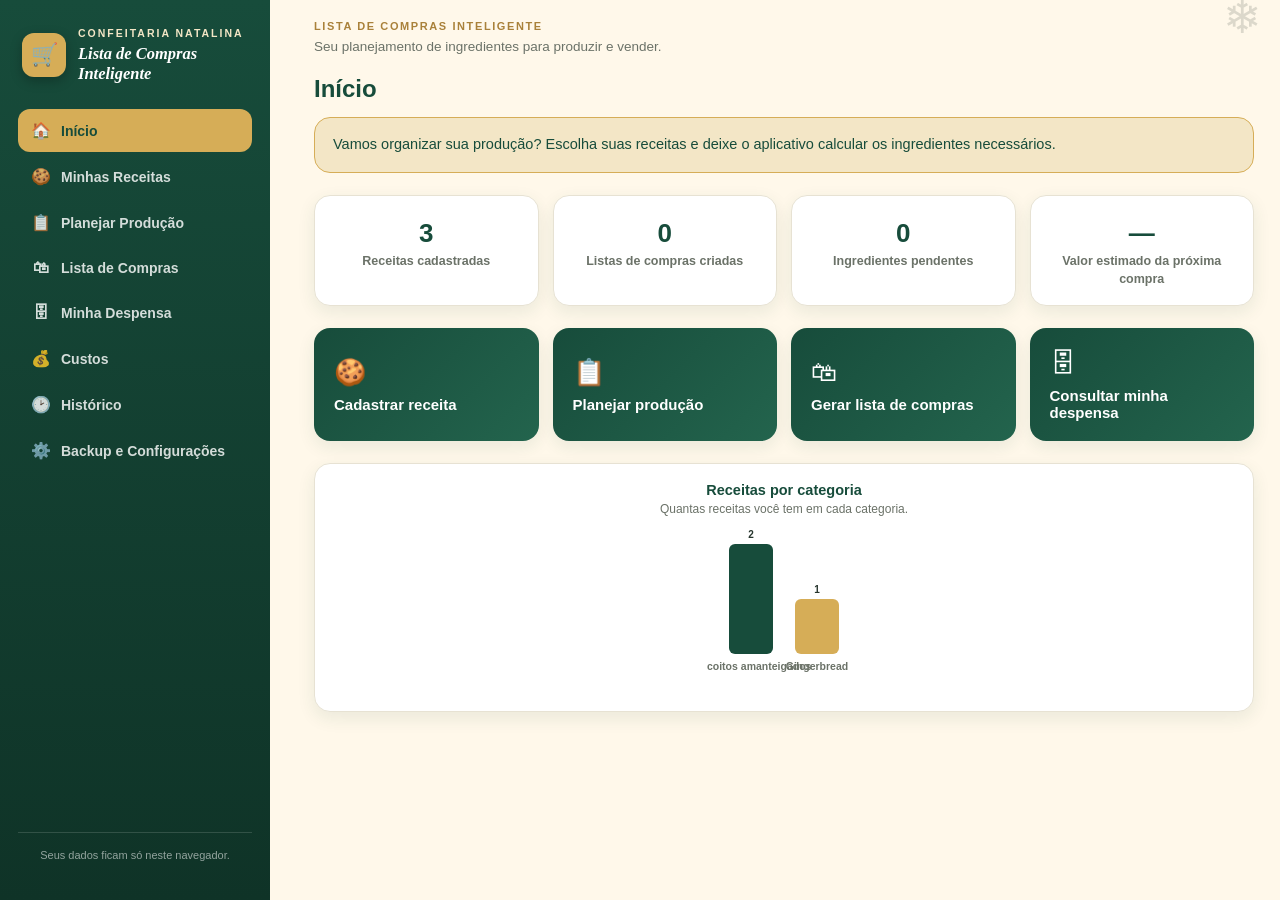
<file: lista-de-compras-inteligente/index.html>
<!DOCTYPE html>
<html lang="pt-BR">
<head>
<meta charset="UTF-8">
<meta name="viewport" content="width=device-width, initial-scale=1.0">
<title>Lista de Compras Inteligente — Confeitaria Natalina</title>
<style>
/* ============================================================
   LISTA DE COMPRAS INTELIGENTE
   Identidade: verde profundo + dourado, estilo app premium.
   ============================================================ */
:root{
  --verde-profundo:#174C3B;
  --verde-secundario:#23644D;
  --dourado:#D6AD57;
  --dourado-claro:#f3e6c6;
  --dourado-escuro:#a9813a;
  --creme:#FFF8EA;
  --branco:#FFFFFF;
  --texto:#26352D;
  --texto-suave:#6b7268;
  --cinza-suave:#F2F3EF;
  --borda:#e7e2d3;
  --vermelho:#b23a2e;
  --vermelho-escuro:#8f2d23;
  --sombra:0 6px 18px rgba(23,76,59,0.09);
  --raio:16px;
  --sidebar-largura:270px;
  --fonte-display:Georgia,"Iowan Old Style","Palatino Linotype","Book Antiqua",Palatino,serif;
}
*{box-sizing:border-box;}
html,body{margin:0;padding:0;background:var(--creme);color:var(--texto);
  font-family:-apple-system,BlinkMacSystemFont,"Segoe UI",Roboto,"Helvetica Neue",Arial,sans-serif;
  -webkit-font-smoothing:antialiased;}
h1,h2,h3{color:var(--verde-profundo);font-weight:700;margin:0 0 8px;}
p{line-height:1.5;}
button{font-family:inherit;}
.decor-topo{position:fixed;top:-10px;right:18px;font-size:46px;opacity:0.16;pointer-events:none;z-index:0;}

/* ---------- LAYOUT PRINCIPAL ---------- */
#app{display:flex;align-items:stretch;min-height:100vh;position:relative;z-index:1;}

.backdrop-sidebar{position:fixed;inset:0;background:rgba(10,25,18,0.5);z-index:55;}
.backdrop-sidebar[hidden]{display:none;}

.sidebar-lateral{
  width:var(--sidebar-largura);flex:0 0 var(--sidebar-largura);
  background:linear-gradient(180deg,var(--verde-profundo) 0%,#0f3327 100%);
  color:#fff;display:flex;flex-direction:column;padding:26px 18px;
  position:fixed;top:0;left:0;bottom:0;z-index:60;transform:translateX(0);
  transition:transform .25s ease;overflow-y:auto;
}
.marca-sidebar{display:flex;align-items:center;gap:12px;margin-bottom:26px;padding:0 4px;}
.marca-icone{width:44px;height:44px;border-radius:12px;flex-shrink:0;box-shadow:0 4px 12px rgba(0,0,0,.25);
  background:var(--dourado);display:flex;align-items:center;justify-content:center;font-size:22px;}
.kicker-sidebar{color:var(--dourado-claro);text-transform:uppercase;letter-spacing:2px;font-size:10.5px;font-weight:700;margin:0 0 2px;}
.titulo-marca-sidebar{font-family:var(--fonte-display);font-style:italic;font-weight:700;font-size:16.5px;line-height:1.2;margin:0;color:#fff;}

.abas{display:flex;flex-direction:column;gap:3px;}
.aba{display:flex;align-items:center;gap:10px;background:transparent;border:none;color:rgba(255,255,255,.82);
  border-radius:12px;padding:12px 13px;font-size:14px;font-weight:600;cursor:pointer;white-space:nowrap;text-align:left;width:100%;}
.aba:hover{background:rgba(255,255,255,.08);}
.aba-icone{font-size:16px;width:20px;text-align:center;}
.aba-ativa{background:var(--dourado);color:var(--verde-profundo);}
.aba-ativa:hover{background:var(--dourado);}

.sidebar-rodape{margin-top:auto;padding-top:14px;border-top:1px solid rgba(255,255,255,.14);font-size:11px;color:rgba(255,255,255,.55);text-align:center;}

.conteudo-principal{flex:1;min-width:0;max-width:980px;margin:0 auto;padding:18px 20px 70px;margin-left:calc(var(--sidebar-largura) + 24px);}

.btn-hamburguer{display:none;flex-direction:column;justify-content:center;gap:4px;width:40px;height:40px;
  background:var(--cinza-suave);border:none;border-radius:10px;cursor:pointer;flex-shrink:0;}
.btn-hamburguer span{display:block;width:18px;height:2px;margin:0 auto;background:var(--verde-profundo);border-radius:2px;}

.topo-app{display:flex;align-items:center;justify-content:space-between;gap:10px;margin-bottom:18px;}
.topo-titulos{flex:1;min-width:0;}
.kicker-topo{text-transform:uppercase;letter-spacing:1.6px;font-size:11px;font-weight:700;color:var(--dourado-escuro);margin:0;}
.titulo-topo{font-family:var(--fonte-display);font-style:italic;font-size:22px;margin:2px 0 0;color:var(--verde-profundo);}
.subtitulo-topo{color:var(--texto-suave);font-size:13.5px;margin:2px 0 0;}

/* ---------- TELAS/PAINEIS ---------- */
.painel{display:none;}
.painel-ativo{display:block;}
.ajuda{color:var(--texto-suave);font-size:14px;margin:0 0 18px;}

/* ---------- CARTÕES / FORM ---------- */
.cartao{background:var(--branco);border:1px solid var(--borda);border-radius:var(--raio);box-shadow:var(--sombra);padding:20px;margin-bottom:18px;}
.grade-cartoes{display:grid;grid-template-columns:repeat(auto-fit,minmax(170px,1fr));gap:14px;margin-bottom:22px;}
.stat-cartao{background:var(--branco);border:1px solid var(--borda);border-radius:var(--raio);box-shadow:var(--sombra);padding:18px;text-align:center;}
.stat-cartao .stat-valor{font-size:26px;font-weight:800;color:var(--verde-profundo);display:block;margin:4px 0 2px;}
.stat-cartao .stat-rotulo{font-size:12.5px;color:var(--texto-suave);font-weight:600;}

.acesso-rapido{display:grid;grid-template-columns:repeat(auto-fit,minmax(190px,1fr));gap:14px;margin-bottom:22px;}
.card-acesso{background:linear-gradient(135deg,var(--verde-profundo),var(--verde-secundario));color:#fff;border:none;
  border-radius:var(--raio);padding:20px;text-align:left;cursor:pointer;box-shadow:var(--sombra);}
.card-acesso:hover{opacity:.92;}
.card-acesso .icone{font-size:26px;display:block;margin-bottom:8px;}
.card-acesso .rotulo{font-weight:700;font-size:15px;}

.mensagem-acolhedora{background:var(--dourado-claro);border:1px solid var(--dourado);border-radius:var(--raio);padding:16px 18px;
  font-size:14.5px;color:var(--verde-profundo);margin-bottom:22px;}

/* ---------- CAMPOS ---------- */
input[type=text],input[type=number],input[type=search],select,textarea{
  width:100%;padding:11px 13px;border:1.5px solid var(--borda);border-radius:11px;font-size:14.5px;
  background:var(--branco);color:var(--texto);font-family:inherit;}
textarea{resize:vertical;min-height:60px;}
input:focus,select:focus,textarea:focus{outline:none;border-color:var(--verde-secundario);box-shadow:0 0 0 3px rgba(35,100,77,.15);}
.campo{margin-bottom:14px;}
.campo label{display:block;font-weight:600;font-size:13.5px;margin-bottom:5px;color:var(--verde-profundo);}
.linha-campos{display:grid;grid-template-columns:repeat(auto-fit,minmax(130px,1fr));gap:10px;}
.opcional{font-weight:400;color:var(--texto-suave);font-size:11.5px;}

/* ---------- BOTÕES ---------- */
.btn{display:inline-flex;align-items:center;justify-content:center;gap:8px;border:none;border-radius:11px;
  padding:12px 20px;font-size:14.5px;font-weight:700;cursor:pointer;transition:transform .08s,opacity .15s;}
.btn:active{transform:scale(.97);}
.btn:disabled{opacity:.5;cursor:not-allowed;transform:none;}
.btn-primario{background:var(--verde-profundo);color:#fff;}
.btn-primario:hover{background:var(--verde-secundario);}
.btn-secundario{background:var(--dourado-claro);color:var(--verde-profundo);border:1.5px solid var(--dourado);}
.btn-secundario:hover{background:#ecd9a4;}
.btn-perigo{background:var(--vermelho);color:#fff;}
.btn-perigo:hover{background:var(--vermelho-escuro);}
.btn-grande{padding:15px 24px;font-size:15.5px;width:100%;}
.btn-mini{background:var(--cinza-suave);border:none;border-radius:8px;width:34px;height:34px;font-size:15px;cursor:pointer;flex-shrink:0;}
.btn-mini.perigo{background:#f6ddd9;}
.btn-bloco{width:100%;text-align:left;}

/* ---------- LISTAS DE CARTÕES (receitas/historico) ---------- */
.lista-cartoes{display:flex;flex-direction:column;gap:12px;}
.item-cartao{background:var(--branco);border:1px solid var(--borda);border-left:5px solid var(--dourado);border-radius:var(--raio);
  padding:14px 16px;display:flex;justify-content:space-between;align-items:center;gap:12px;box-shadow:var(--sombra);}
.item-cartao-info{flex:1;min-width:0;}
.item-cartao-titulo{font-weight:700;color:var(--verde-profundo);margin-bottom:2px;display:flex;align-items:center;gap:8px;flex-wrap:wrap;}
.item-cartao-sub{font-size:12.5px;color:var(--texto-suave);}
.item-cartao-acoes{display:flex;gap:6px;flex-shrink:0;}
.selo-exemplo{background:var(--dourado);color:var(--verde-profundo);font-size:10px;font-weight:800;text-transform:uppercase;
  padding:2px 8px;border-radius:999px;letter-spacing:.4px;}
.selo-categoria{background:var(--cinza-suave);color:var(--texto-suave);font-size:11px;font-weight:600;padding:2px 9px;border-radius:999px;}
.estado-vazio{color:var(--texto-suave);font-style:italic;text-align:center;padding:26px 12px;font-size:14px;background:var(--cinza-suave);border-radius:var(--raio);}

/* ---------- INGREDIENTES (formulário de receita) ---------- */
.linha-ingrediente{display:grid;grid-template-columns:1.4fr 90px 120px 36px;gap:8px;align-items:center;
  background:var(--cinza-suave);padding:9px;border-radius:10px;margin-bottom:8px;}
.linha-ingrediente input,.linha-ingrediente select{margin:0;}

/* ---------- PLANEJAR PRODUÇÃO ---------- */
.receita-planejamento{border:1px solid var(--borda);border-radius:var(--raio);padding:14px 16px;margin-bottom:12px;background:var(--branco);}
.receita-planejamento-topo{display:flex;align-items:center;gap:10px;margin-bottom:10px;}
.receita-planejamento-topo input[type=checkbox]{width:19px;height:19px;accent-color:var(--verde-profundo);}
.receita-planejamento-corpo{display:none;padding-left:29px;}
.receita-planejamento.selecionada .receita-planejamento-corpo{display:block;}
.modo-radio{display:flex;gap:14px;margin-bottom:10px;font-size:13px;}
.modo-radio label{display:flex;align-items:center;gap:5px;font-weight:600;color:var(--texto-suave);cursor:pointer;}
.preview-rendimento{background:var(--dourado-claro);border-radius:10px;padding:9px 12px;font-size:13px;color:var(--verde-profundo);font-weight:600;}

/* ---------- LISTA DE COMPRAS ---------- */
.filtros-lista{display:flex;gap:8px;flex-wrap:wrap;margin-bottom:16px;}
.filtro-botao{background:var(--branco);border:1.5px solid var(--borda);color:var(--texto-suave);border-radius:999px;
  padding:8px 15px;font-size:13px;font-weight:600;cursor:pointer;}
.filtro-botao.ativo{background:var(--verde-profundo);border-color:var(--verde-profundo);color:#fff;}
.grupo-categoria{margin-bottom:20px;}
.grupo-categoria-titulo{font-size:13px;font-weight:800;color:var(--dourado-escuro);text-transform:uppercase;letter-spacing:.6px;
  margin:0 0 8px;padding-bottom:6px;border-bottom:2px solid var(--dourado-claro);}
.item-compra{display:grid;grid-template-columns:24px 1fr auto;gap:10px;align-items:center;background:var(--branco);
  border:1px solid var(--borda);border-radius:12px;padding:11px 13px;margin-bottom:8px;}
.item-compra.comprado{opacity:.55;}
.item-compra.comprado .item-compra-nome{text-decoration:line-through;}
.item-compra input[type=checkbox]{width:20px;height:20px;accent-color:var(--verde-secundario);cursor:pointer;}
.item-compra-nome{font-weight:700;font-size:14.5px;color:var(--texto);}
.item-compra-detalhe{font-size:12px;color:var(--texto-suave);margin-top:2px;}
.item-compra-detalhe .aviso{color:var(--vermelho);font-weight:600;}
.item-compra-direita{display:flex;align-items:center;gap:8px;flex-wrap:wrap;justify-content:flex-end;}
.item-compra-preco{width:110px;}
.item-compra-categoria-select{width:150px;font-size:12px;padding:7px 9px;}
.barra-acoes-lista{display:flex;gap:8px;flex-wrap:wrap;margin:18px 0;}
.barra-acoes-lista .btn{flex:1 1 auto;min-width:140px;}

/* ---------- DESPENSA ---------- */
.tabela-despensa{width:100%;border-collapse:collapse;}
.tabela-despensa th{text-align:left;font-size:12px;color:var(--texto-suave);padding:8px 10px;border-bottom:2px solid var(--borda);}
.tabela-despensa td{padding:9px 10px;border-bottom:1px solid var(--borda);font-size:13.5px;}

/* ---------- GRÁFICOS ---------- */
.graficos-area{display:grid;grid-template-columns:repeat(auto-fit,minmax(230px,1fr));gap:16px;margin:18px 0;}
.cartao-grafico{background:var(--branco);border:1px solid var(--borda);border-radius:var(--raio);padding:18px;box-shadow:var(--sombra);text-align:center;}
.cartao-grafico h3{font-size:14.5px;margin-bottom:2px;}
.ajuda-grafico{font-size:12px;color:var(--texto-suave);margin:0 0 10px;}
.grafico-svg-area{display:flex;justify-content:center;}
.grafico-svg-area svg{max-width:100%;height:auto;}
.legenda-grafico{list-style:none;margin:12px 0 0;padding:0;text-align:left;display:flex;flex-direction:column;gap:5px;}
.legenda-grafico li{display:flex;align-items:center;gap:7px;font-size:12px;}
.legenda-grafico .bolinha{width:9px;height:9px;border-radius:50%;flex-shrink:0;}
.legenda-grafico .legenda-valor{margin-left:auto;font-weight:700;color:var(--verde-profundo);}

/* ---------- MODAIS / TOAST ---------- */
.modal{position:fixed;inset:0;background:rgba(23,76,59,.45);display:flex;align-items:center;justify-content:center;padding:20px;z-index:80;}
.modal[hidden]{display:none;}
.modal-caixa{background:var(--branco);border-radius:18px;padding:26px;max-width:440px;width:100%;box-shadow:0 12px 40px rgba(0,0,0,.25);max-height:85vh;overflow-y:auto;}
.modal-botoes{display:flex;gap:10px;margin-top:16px;}
.modal-botoes .btn{flex:1;}
.toast{position:fixed;bottom:24px;left:50%;transform:translateX(-50%);background:var(--verde-profundo);color:#fff;padding:12px 20px;
  border-radius:999px;font-size:13.5px;font-weight:600;box-shadow:0 8px 24px rgba(0,0,0,.2);z-index:100;max-width:90vw;text-align:center;}
.toast.toast-erro{background:var(--vermelho);}
.toast[hidden]{display:none;}
.campo-erro{border-color:var(--vermelho) !important;box-shadow:0 0 0 3px rgba(178,58,46,.15) !important;}

.aviso-privacidade{background:var(--cinza-suave);border-radius:10px;padding:14px;font-size:13px;color:var(--verde-profundo);margin-bottom:16px;}

/* ---------- IMPRESSÃO ---------- */
#area-impressao{display:none;}
@media print{
  body *{visibility:hidden;}
  #area-impressao,#area-impressao *{visibility:visible;}
  #area-impressao{display:block;position:absolute;top:0;left:0;width:100%;padding:20px;}
  .imp-cabecalho h1{font-size:20px;margin-bottom:2px;}
  .imp-meta{font-size:12px;margin-bottom:14px;}
  .imp-categoria{font-size:13px;font-weight:800;text-transform:uppercase;margin:14px 0 6px;border-bottom:1px solid #999;padding-bottom:3px;}
  .imp-item{font-size:12.5px;padding:3px 0;}
  .imp-notas{margin-top:24px;border-top:1px dashed #999;padding-top:10px;font-size:12px;}
}

/* ---------- RESPONSIVO ---------- */
@media (max-width:900px){
  .sidebar-lateral{transform:translateX(-100%);width:86vw;max-width:300px;flex-basis:auto;}
  .sidebar-lateral.sidebar-aberta{transform:translateX(0);box-shadow:10px 0 30px rgba(0,0,0,.25);}
  .conteudo-principal{margin-left:0;max-width:680px;padding:16px 16px 70px;}
  .btn-hamburguer{display:flex;}
}
@media (max-width:480px){
  .linha-ingrediente{grid-template-columns:1fr 70px 36px;grid-template-areas:"nome nome nome" "qtd un del";}
  .item-compra{grid-template-columns:22px 1fr;}
  .item-compra-direita{grid-column:1 / -1;justify-content:flex-start;margin-top:6px;}
}
</style>
</head>
<body>

<div class="decor-topo" aria-hidden="true">❄</div>

<div id="app">
  <div id="backdrop-sidebar" class="backdrop-sidebar" hidden></div>

  <aside id="sidebar-lateral" class="sidebar-lateral">
    <div class="marca-sidebar">
      <div class="marca-icone">🛒</div>
      <div>
        <p class="kicker-sidebar">Confeitaria Natalina</p>
        <p class="titulo-marca-sidebar">Lista de Compras<br>Inteligente</p>
      </div>
    </div>
    <nav class="abas" role="tablist" aria-label="Seções do aplicativo">
      <button class="aba aba-ativa" data-aba="inicio" type="button"><span class="aba-icone">🏠</span> Início</button>
      <button class="aba" data-aba="receitas" type="button"><span class="aba-icone">🍪</span> Minhas Receitas</button>
      <button class="aba" data-aba="planejar" type="button"><span class="aba-icone">📋</span> Planejar Produção</button>
      <button class="aba" data-aba="lista-compras" type="button"><span class="aba-icone">🛍</span> Lista de Compras</button>
      <button class="aba" data-aba="despensa" type="button"><span class="aba-icone">🗄</span> Minha Despensa</button>
      <button class="aba" data-aba="custos" type="button"><span class="aba-icone">💰</span> Custos</button>
      <button class="aba" data-aba="historico" type="button"><span class="aba-icone">🕑</span> Histórico</button>
      <button class="aba" data-aba="backup" type="button"><span class="aba-icone">⚙️</span> Backup e Configurações</button>
    </nav>
    <p class="sidebar-rodape">Seus dados ficam só neste navegador.</p>
  </aside>

  <div class="conteudo-principal">
    <header class="topo-app">
      <button id="btn-menu-mobile" class="btn-hamburguer" type="button" aria-label="Abrir menu" aria-expanded="false"><span></span><span></span><span></span></button>
      <div class="topo-titulos">
        <p class="kicker-topo">Lista de Compras Inteligente</p>
        <p class="subtitulo-topo">Seu planejamento de ingredientes para produzir e vender.</p>
      </div>
    </header>

    <!-- =================== INÍCIO =================== -->
    <section class="painel painel-ativo" id="painel-inicio">
      <h2>Início</h2>
      <p class="mensagem-acolhedora">Vamos organizar sua produção? Escolha suas receitas e deixe o aplicativo calcular os ingredientes necessários.</p>

      <div class="grade-cartoes">
        <div class="stat-cartao"><span class="stat-valor" id="stat-receitas">0</span><span class="stat-rotulo">Receitas cadastradas</span></div>
        <div class="stat-cartao"><span class="stat-valor" id="stat-listas">0</span><span class="stat-rotulo">Listas de compras criadas</span></div>
        <div class="stat-cartao"><span class="stat-valor" id="stat-pendentes">0</span><span class="stat-rotulo">Ingredientes pendentes</span></div>
        <div class="stat-cartao"><span class="stat-valor" id="stat-valor-proxima">—</span><span class="stat-rotulo">Valor estimado da próxima compra</span></div>
      </div>

      <div class="acesso-rapido">
        <button class="card-acesso" type="button" data-ir="receitas-nova"><span class="icone">🍪</span><span class="rotulo">Cadastrar receita</span></button>
        <button class="card-acesso" type="button" data-ir="planejar"><span class="icone">📋</span><span class="rotulo">Planejar produção</span></button>
        <button class="card-acesso" type="button" data-ir="planejar"><span class="icone">🛍</span><span class="rotulo">Gerar lista de compras</span></button>
        <button class="card-acesso" type="button" data-ir="despensa"><span class="icone">🗄</span><span class="rotulo">Consultar minha despensa</span></button>
      </div>

      <div class="graficos-area" id="graficos-inicio"></div>
    </section>

    <!-- =================== MINHAS RECEITAS =================== -->
    <section class="painel" id="painel-receitas">
      <h2>Minhas receitas</h2>
      <p class="ajuda">Cadastre suas receitas com os ingredientes e o rendimento. Depois é só planejar a produção.</p>

      <div class="campo">
        <input type="search" id="busca-receitas" placeholder="🔎 Pesquisar receitas...">
      </div>

      <button class="btn btn-primario btn-grande" id="btn-nova-receita" type="button">+ Nova receita</button>

      <div class="cartao" id="form-receita-cartao" hidden style="margin-top:16px;">
        <h3 id="form-receita-titulo">Nova receita</h3>
        <form id="form-receita">
          <div class="campo">
            <label for="receita-nome">Nome da receita</label>
            <input type="text" id="receita-nome" placeholder="Ex: Biscoito de Baunilha" required>
          </div>
          <div class="linha-campos">
            <div class="campo">
              <label for="receita-categoria">Categoria</label>
              <select id="receita-categoria">
                <option>Massas</option>
                <option>Biscoitos amanteigados</option>
                <option>Gingerbread</option>
                <option>Coberturas</option>
                <option>Recheios</option>
                <option>Decoração</option>
                <option>Outros</option>
              </select>
            </div>
            <div class="campo">
              <label for="receita-rendimento">Rendimento original</label>
              <input type="number" id="receita-rendimento" min="1" step="1" placeholder="Ex: 30" required>
            </div>
            <div class="campo">
              <label for="receita-unidade-rendimento">Unidade do rendimento</label>
              <select id="receita-unidade-rendimento">
                <option value="unidades">unidades</option>
                <option value="caixas">caixas</option>
                <option value="porcoes">porções</option>
              </select>
            </div>
          </div>

          <div class="campo">
            <label>Ingredientes</label>
            <div id="lista-ingredientes-form"></div>
            <button type="button" class="btn btn-secundario" id="btn-add-ingrediente">+ Adicionar ingrediente</button>
          </div>

          <div class="campo">
            <label for="receita-observacoes">Observações <span class="opcional">opcional</span></label>
            <textarea id="receita-observacoes" placeholder="Ex: render menos se as formas forem maiores..."></textarea>
          </div>

          <input type="hidden" id="receita-editando-id">
          <div class="modal-botoes">
            <button type="button" class="btn btn-secundario" id="btn-cancelar-receita">Cancelar</button>
            <button type="submit" class="btn btn-primario" id="btn-salvar-receita">Salvar receita</button>
          </div>
        </form>
      </div>

      <div id="lista-receitas" class="lista-cartoes" style="margin-top:16px;"></div>
      <p id="vazio-receitas" class="estado-vazio" hidden>Você ainda não cadastrou receitas. Comece adicionando sua primeira receita para gerar sua lista de compras.</p>
    </section>

    <!-- =================== PLANEJAR PRODUÇÃO =================== -->
    <section class="painel" id="painel-planejar">
      <h2>Planejar minha produção</h2>
      <p class="ajuda">Selecione as receitas e informe a quantidade desejada. O aplicativo calcula os ingredientes automaticamente.</p>

      <div class="campo">
        <label for="planejamento-nome">Nome da produção</label>
        <input type="text" id="planejamento-nome" placeholder="Ex: Feira de Natal - 10/12">
      </div>

      <div id="lista-planejamento"></div>
      <p id="vazio-planejamento" class="estado-vazio" hidden>Cadastre uma receita primeiro para poder planejar a produção.</p>

      <button class="btn btn-primario btn-grande" id="btn-gerar-lista" type="button" style="margin-top:16px;">GERAR MINHA LISTA DE COMPRAS</button>
    </section>

    <!-- =================== LISTA DE COMPRAS =================== -->
    <section class="painel" id="painel-lista-compras">
      <h2>Minha lista de compras</h2>
      <p class="ajuda" id="lista-compras-subtitulo">Gere uma lista na aba "Planejar Produção" para começar.</p>

      <div id="lista-compras-conteudo" hidden>
        <div class="filtros-lista">
          <button class="filtro-botao ativo" data-filtro="todos" type="button">Todos</button>
          <button class="filtro-botao" data-filtro="pendentes" type="button">Pendentes</button>
          <button class="filtro-botao" data-filtro="comprados" type="button">Comprados</button>
          <select id="filtro-categoria" class="item-compra-categoria-select" style="width:auto;">
            <option value="">Todas as categorias</option>
          </select>
        </div>

        <div id="grupos-lista-compras"></div>

        <div class="cartao" style="margin-top:14px;">
          <h3 style="font-size:14px;">Adicionar item manualmente</h3>
          <div class="linha-campos">
            <input type="text" id="manual-nome" placeholder="Nome do ingrediente">
            <input type="number" id="manual-qtd" placeholder="Quantidade" min="0" step="0.01">
            <select id="manual-unidade">
              <option value="g">g</option><option value="kg">kg</option><option value="ml">ml</option>
              <option value="l">L</option><option value="un">unidade</option>
              <option value="colher_cha">colher de chá</option><option value="colher_sopa">colher de sopa</option>
              <option value="xicara">xícara</option><option value="pacote">pacote</option><option value="caixa">caixa</option>
            </select>
            <button class="btn btn-secundario" id="btn-add-manual" type="button">+ Adicionar</button>
          </div>
        </div>

        <div class="barra-acoes-lista">
          <button class="btn btn-secundario" id="btn-limpar-marcacoes" type="button">Limpar marcações</button>
          <button class="btn btn-secundario" id="btn-imprimir" type="button">🖨 Imprimir / Salvar PDF</button>
          <button class="btn btn-secundario" id="btn-csv" type="button">⬇ Baixar CSV</button>
          <button class="btn btn-secundario" id="btn-copiar" type="button">📋 Copiar lista</button>
        </div>
      </div>
    </section>

    <!-- =================== MINHA DESPENSA =================== -->
    <section class="painel" id="painel-despensa">
      <h2>Minha despensa</h2>
      <p class="ajuda">Registre o que você já tem em casa. A lista de compras desconta automaticamente essas quantidades.</p>

      <div class="cartao">
        <form id="form-despensa">
          <div class="linha-campos">
            <input type="text" id="despensa-nome" placeholder="Nome do ingrediente" required>
            <input type="number" id="despensa-qtd" placeholder="Quantidade" min="0" step="0.01" required>
            <select id="despensa-unidade">
              <option value="g">g</option><option value="kg">kg</option><option value="ml">ml</option>
              <option value="l">L</option><option value="un">unidade</option>
              <option value="colher_cha">colher de chá</option><option value="colher_sopa">colher de sopa</option>
              <option value="xicara">xícara</option><option value="pacote">pacote</option><option value="caixa">caixa</option>
            </select>
          </div>
          <div class="campo">
            <input type="text" id="despensa-observacao" placeholder="Observação (opcional)">
          </div>
          <input type="hidden" id="despensa-editando-id">
          <button type="submit" class="btn btn-primario" id="btn-salvar-despensa">Adicionar à despensa</button>
        </form>
      </div>

      <div id="lista-despensa" class="lista-cartoes"></div>
      <p id="vazio-despensa" class="estado-vazio" hidden>Sua despensa está vazia. Cadastre o que você já tem em casa.</p>
    </section>

    <!-- =================== CUSTOS =================== -->
    <section class="painel" id="painel-custos">
      <h2>Custos da compra</h2>
      <p class="ajuda">Resumo financeiro estimado da lista de compras ativa.</p>

      <div id="custos-vazio" class="estado-vazio">Gere uma lista de compras primeiro para ver os custos.</div>
      <div id="custos-conteudo" hidden>
        <div class="grade-cartoes">
          <div class="stat-cartao"><span class="stat-valor" id="custo-total">—</span><span class="stat-rotulo">Total estimado da compra</span></div>
          <div class="stat-cartao"><span class="stat-valor" id="custo-com-preco">0</span><span class="stat-rotulo">Itens com preço cadastrado</span></div>
          <div class="stat-cartao"><span class="stat-valor" id="custo-sem-preco">0</span><span class="stat-rotulo">Itens sem preço</span></div>
        </div>
        <div class="graficos-area" id="graficos-custos"></div>
      </div>
    </section>

    <!-- =================== HISTÓRICO =================== -->
    <section class="painel" id="painel-historico">
      <h2>Histórico de listas</h2>
      <p class="ajuda">Suas listas de compras salvas. Abra, duplique ou exclua.</p>
      <div class="graficos-area" id="graficos-historico"></div>
      <div id="lista-historico" class="lista-cartoes"></div>
      <p id="vazio-historico" class="estado-vazio" hidden>Nenhuma lista de compras criada ainda.</p>
    </section>

    <!-- =================== BACKUP E CONFIGURAÇÕES =================== -->
    <section class="painel" id="painel-backup">
      <h2>Backup e configurações</h2>
      <p class="aviso-privacidade">Seus dados ficam armazenados neste navegador e dispositivo. Limpar os dados do navegador ou trocar de dispositivo pode fazer com que você perca suas informações. Faça backups regularmente.</p>

      <div class="cartao">
        <button class="btn btn-secundario btn-bloco" id="btn-exportar-backup" type="button" style="margin-bottom:10px;">⬇ Exportar backup (JSON)</button>
        <label class="btn btn-secundario btn-bloco" style="margin-bottom:10px; text-align:center; cursor:pointer; display:block;">
          ⬆ Importar backup (JSON)
          <input type="file" id="input-importar-backup" accept="application/json" hidden>
        </label>
        <button class="btn btn-perigo btn-bloco" id="btn-limpar-dados" type="button">🗑 Limpar todos os dados</button>
      </div>
    </section>

  </div>
</div>

<!-- MODAL CONFIRMAÇÃO -->
<div id="modal-confirmar" class="modal" hidden>
  <div class="modal-caixa">
    <h3 id="confirmar-titulo">Confirmar ação</h3>
    <p id="confirmar-texto"></p>
    <div class="modal-botoes">
      <button type="button" class="btn btn-secundario" id="btn-confirmar-nao">Cancelar</button>
      <button type="button" class="btn btn-perigo" id="btn-confirmar-sim">Confirmar</button>
    </div>
  </div>
</div>

<!-- MODAL COPIAR (fallback manual) -->
<div id="modal-copiar" class="modal" hidden>
  <div class="modal-caixa">
    <h3>Copie manualmente</h3>
    <p style="font-size:13px;">Não foi possível copiar automaticamente. Selecione o texto abaixo e copie (Ctrl+C ou Cmd+C).</p>
    <textarea id="texto-copiar" style="height:220px;" readonly></textarea>
    <div class="modal-botoes"><button type="button" class="btn btn-primario" id="btn-fechar-copiar">Fechar</button></div>
  </div>
</div>

<div id="toast" class="toast" hidden></div>

<!-- Área usada só na impressão -->
<div id="area-impressao"></div>

<script>
(function(){
"use strict";

/* ============================================================
   CONSTANTES
   ============================================================ */
const STORAGE_KEY = "listaComprasInteligente_v1";

const UNIDADE_LABEL = {
  g:"g", kg:"kg", ml:"ml", l:"L", un:"unidade",
  colher_cha:"colher de chá", colher_sopa:"colher de sopa",
  xicara:"xícara", pacote:"pacote", caixa:"caixa"
};
const GRUPO_UNIDADE = {
  g:"massa", kg:"massa", ml:"volume", l:"volume", un:"un",
  colher_cha:"colher_cha", colher_sopa:"colher_sopa", xicara:"xicara", pacote:"pacote", caixa:"caixa"
};
const FATOR_BASE = { g:1, kg:1000, ml:1, l:1000, un:1, colher_cha:1, colher_sopa:1, xicara:1, pacote:1, caixa:1 };

const CATEGORIAS_INGREDIENTE = ["Farinhas e secos","Açúcares e adoçantes","Gorduras e laticínios","Ovos e ingredientes frescos","Chocolates e coberturas","Frutas e recheios","Temperos e especiarias","Embalagens","Outros"];
const CATEGORIAS_RECEITA = ["Massas","Biscoitos amanteigados","Gingerbread","Coberturas","Recheios","Decoração","Outros"];

const PALETA_GRAFICO = ["#174C3B","#D6AD57","#b23a2e","#23644D","#a9813a","#6b7268","#8f2d23","#e0c48a"];

const DICIONARIO_CATEGORIA = [
  [/farinha|fermento|bicarbonato|amido|aveia/, "Farinhas e secos"],
  [/a[cç][uú]car|mel\b|adocante|adoçante/, "Açúcares e adoçantes"],
  [/manteiga|margarina|leite|creme de leite|nata|queijo/, "Gorduras e laticínios"],
  [/\bovo/, "Ovos e ingredientes frescos"],
  [/chocolate|cacau|cobertura|granulado/, "Chocolates e coberturas"],
  [/fruta|geleia|recheio|doce de leite|goiabada|damasco|uva passa/, "Frutas e recheios"],
  [/canela|cravo|gengibre|noz moscada|baunilha|ess[eê]ncia|especiaria/, "Temperos e especiarias"],
  [/saquinho|embalagem|etiqueta|papel celofane|caixinha/, "Embalagens"]
];

/* ============================================================
   FUNÇÕES PURAS DE CÁLCULO (testadas isoladamente antes da UI)
   ============================================================ */
function normalizarNome(nome){ return nome.trim().toLowerCase().replace(/\s+/g," "); }
function paraBase(qtd, unidade){ return qtd * FATOR_BASE[unidade]; }
function calcularMultiplicador(rendimentoOriginal, quantidadeDesejada){ return quantidadeDesejada / rendimentoOriginal; }
function multiplicarIngredientes(ingredientes, multiplicador){
  return ingredientes.map(i => ({...i, quantidade: i.quantidade * multiplicador}));
}
function agregarIngredientes(itens){
  const mapa = new Map();
  for(const item of itens){
    const norm = normalizarNome(item.nome);
    const grupo = GRUPO_UNIDADE[item.unidade];
    const chave = norm + "::" + grupo;
    if(!mapa.has(chave)){
      mapa.set(chave, { nomeNormalizado:norm, nomeExibicao:item.nome.trim(), grupo, quantidadeBase:0 });
    }
    mapa.get(chave).quantidadeBase += paraBase(item.quantidade, item.unidade);
  }
  return Array.from(mapa.values());
}
function descontarDespensa(quantidadeNecessariaBase, itensDespensaMesmoGrupo){
  const disponivel = itensDespensaMesmoGrupo.reduce((s,d)=> s + paraBase(d.quantidade, d.unidade), 0);
  const comprar = Math.max(0, quantidadeNecessariaBase - disponivel);
  return { disponivel, comprar };
}
function sugerirCategoria(nome){
  const n = normalizarNome(nome);
  for(const [regex, categoria] of DICIONARIO_CATEGORIA){
    if(regex.test(n)) return categoria;
  }
  return "Outros";
}
function formatarQuantidadeBase(valorBase, grupo){
  if(grupo === "massa"){
    return valorBase >= 1000 ? formatarNumero(valorBase/1000) + " kg" : formatarNumero(valorBase) + " g";
  }
  if(grupo === "volume"){
    return valorBase >= 1000 ? formatarNumero(valorBase/1000) + " L" : formatarNumero(valorBase) + " ml";
  }
  const rotulo = UNIDADE_LABEL[grupo] || grupo;
  return formatarNumero(valorBase) + " " + rotulo + (valorBase !== 1 && grupo === "un" ? "s" : "");
}
function formatarNumero(n){
  const arred = Math.round(n * 100) / 100;
  return arred.toLocaleString("pt-BR", { maximumFractionDigits: 2 });
}
function formatarMoeda(valor){
  if(valor === null || valor === undefined || isNaN(valor)) return "—";
  return valor.toLocaleString("pt-BR", { style:"currency", currency:"BRL" });
}
function novoId(){ return "id-" + Date.now().toString(36) + "-" + Math.random().toString(36).slice(2,8); }

/* ============================================================
   ESTADO + PERSISTÊNCIA
   ============================================================ */
function estadoPadrao(){
  return { receitas:[], despensa:[], listas:[], listaAtivaId:null };
}
let estado = carregarEstado();
function carregarEstado(){
  try{
    const bruto = localStorage.getItem(STORAGE_KEY);
    if(!bruto) return semearExemplos(estadoPadrao());
    return Object.assign(estadoPadrao(), JSON.parse(bruto));
  }catch(e){
    console.warn("Não foi possível ler dados salvos, começando do zero.", e);
    return semearExemplos(estadoPadrao());
  }
}
function salvarEstado(){
  try{ localStorage.setItem(STORAGE_KEY, JSON.stringify(estado)); }
  catch(e){ mostrarToast("Não foi possível salvar seus dados neste navegador.", true); }
}

function semearExemplos(est){
  est.receitas = [
    {
      id:"exemplo-baunilha", nome:"Biscoito de Baunilha — exemplo", categoria:"Biscoitos amanteigados",
      rendimento:30, unidadeRendimento:"unidades", exemplo:true, criadoEm: Date.now(),
      observacoes:"Receita de exemplo editável. Ajuste as quantidades pros seus testes reais.",
      ingredientes:[
        {id:novoId(), nome:"Farinha de trigo", quantidade:500, unidade:"g"},
        {id:novoId(), nome:"Açúcar", quantidade:200, unidade:"g"},
        {id:novoId(), nome:"Manteiga", quantidade:250, unidade:"g"},
        {id:novoId(), nome:"Ovo", quantidade:2, unidade:"un"},
        {id:novoId(), nome:"Essência de baunilha", quantidade:1, unidade:"colher_cha"}
      ]
    },
    {
      id:"exemplo-chocolate", nome:"Biscoito de Chocolate — exemplo", categoria:"Biscoitos amanteigados",
      rendimento:30, unidadeRendimento:"unidades", exemplo:true, criadoEm: Date.now()-1000,
      observacoes:"Receita de exemplo editável.",
      ingredientes:[
        {id:novoId(), nome:"Farinha de trigo", quantidade:450, unidade:"g"},
        {id:novoId(), nome:"Açúcar", quantidade:200, unidade:"g"},
        {id:novoId(), nome:"Manteiga", quantidade:220, unidade:"g"},
        {id:novoId(), nome:"Chocolate em pó", quantidade:60, unidade:"g"},
        {id:novoId(), nome:"Ovo", quantidade:2, unidade:"un"}
      ]
    },
    {
      id:"exemplo-gingerbread", nome:"Gingerbread — exemplo", categoria:"Gingerbread",
      rendimento:25, unidadeRendimento:"unidades", exemplo:true, criadoEm: Date.now()-2000,
      observacoes:"Receita de exemplo editável. Rendimento varia conforme o tamanho do molde.",
      ingredientes:[
        {id:novoId(), nome:"Farinha de trigo", quantidade:600, unidade:"g"},
        {id:novoId(), nome:"Açúcar mascavo", quantidade:150, unidade:"g"},
        {id:novoId(), nome:"Manteiga", quantidade:150, unidade:"g"},
        {id:novoId(), nome:"Mel", quantidade:3, unidade:"colher_sopa"},
        {id:novoId(), nome:"Gengibre em pó", quantidade:2, unidade:"colher_cha"},
        {id:novoId(), nome:"Canela em pó", quantidade:1, unidade:"colher_cha"},
        {id:novoId(), nome:"Ovo", quantidade:1, unidade:"un"}
      ]
    }
  ];
  return est;
}

/* ============================================================
   UTILITÁRIOS DE DOM
   ============================================================ */
const $ = sel => document.querySelector(sel);
const $all = sel => Array.from(document.querySelectorAll(sel));
function escapeHtml(texto){ const d=document.createElement("div"); d.textContent = texto==null?"":String(texto); return d.innerHTML; }

let toastTimer=null;
function mostrarToast(msg, erro){
  clearTimeout(toastTimer);
  const toast = $("#toast");
  toast.textContent = msg;
  toast.classList.toggle("toast-erro", !!erro);
  toast.hidden = false;
  toastTimer = setTimeout(()=>{ toast.hidden = true; }, 3200);
}
function marcarErro(el){
  el.classList.add("campo-erro");
  el.addEventListener("input", function limpar(){ el.classList.remove("campo-erro"); el.removeEventListener("input", limpar); }, {once:true});
}
function abrirModal(sel){ $(sel).hidden=false; }
function fecharModal(sel){ $(sel).hidden=true; }
let confirmarCallback=null;
function pedirConfirmacao(titulo, texto, cb){
  $("#confirmar-titulo").textContent = titulo;
  $("#confirmar-texto").textContent = texto;
  confirmarCallback = cb;
  abrirModal("#modal-confirmar");
}
$("#btn-confirmar-sim").addEventListener("click", function(){
  fecharModal("#modal-confirmar");
  if(confirmarCallback) confirmarCallback();
  confirmarCallback=null;
});
$("#btn-confirmar-nao").addEventListener("click", function(){ fecharModal("#modal-confirmar"); confirmarCallback=null; });
$all(".modal").forEach(m => m.addEventListener("click", e => { if(e.target===m) m.hidden=true; }));

/* ============================================================
   NAVEGAÇÃO / MENU LATERAL
   ============================================================ */
$all(".aba").forEach(botao=>{
  botao.addEventListener("click", function(){
    irParaAbaPorNome(botao.dataset.aba);
    fecharMenuLateral();
  });
});
function irParaAbaPorNome(nome){
  $all(".aba").forEach(b=>b.classList.remove("aba-ativa"));
  const botao = $all(".aba").find(b=>b.dataset.aba===nome);
  if(botao) botao.classList.add("aba-ativa");
  $all(".painel").forEach(p=>p.classList.remove("painel-ativo"));
  const painel = $(`#painel-${nome}`);
  if(painel) painel.classList.add("painel-ativo");
  if(nome==="inicio") renderizarInicio();
  if(nome==="receitas") renderizarReceitas();
  if(nome==="planejar") renderizarPlanejamento();
  if(nome==="lista-compras") renderizarListaCompras();
  if(nome==="despensa") renderizarDespensa();
  if(nome==="custos") renderizarCustos();
  if(nome==="historico") renderizarHistorico();
}
$all("[data-ir]").forEach(btn=>{
  btn.addEventListener("click", function(){
    const alvo = btn.dataset.ir;
    if(alvo==="receitas-nova"){ irParaAbaPorNome("receitas"); abrirFormularioReceita(); }
    else irParaAbaPorNome(alvo);
  });
});

const sidebarLateral = $("#sidebar-lateral");
const backdropSidebar = $("#backdrop-sidebar");
const btnMenuMobile = $("#btn-menu-mobile");
function abrirMenuLateral(){ sidebarLateral.classList.add("sidebar-aberta"); backdropSidebar.hidden=false; btnMenuMobile.setAttribute("aria-expanded","true"); }
function fecharMenuLateral(){ sidebarLateral.classList.remove("sidebar-aberta"); backdropSidebar.hidden=true; btnMenuMobile.setAttribute("aria-expanded","false"); }
btnMenuMobile.addEventListener("click", function(){
  sidebarLateral.classList.contains("sidebar-aberta") ? fecharMenuLateral() : abrirMenuLateral();
});
backdropSidebar.addEventListener("click", fecharMenuLateral);

/* ============================================================
   GRÁFICOS (SVG puro)
   ============================================================ */
function svgDonut(fatias, totalRotulo){
  const total = fatias.reduce((s,f)=>s+f.valor,0);
  if(total<=0 || fatias.length===0) return {svg:'<p class="estado-vazio" style="padding:8px;">Sem dados ainda.</p>', legenda:[]};
  const raio=52, espessura=22, circ=2*Math.PI*raio;
  let acumulado=0, circulos="";
  fatias.forEach(f=>{
    const fracao=f.valor/total, comp=fracao*circ, offset=-acumulado*circ;
    circulos += `<circle cx="60" cy="60" r="${raio}" fill="none" stroke="${f.cor}" stroke-width="${espessura}" stroke-dasharray="${comp} ${circ-comp}" stroke-dashoffset="${offset}" transform="rotate(-90 60 60)"></circle>`;
    acumulado += fracao;
  });
  const svg = `<svg viewBox="0 0 120 120" width="200" height="200" role="img"><circle cx="60" cy="60" r="${raio}" fill="none" stroke="#eee" stroke-width="${espessura}"></circle>${circulos}
    <text x="60" y="56" text-anchor="middle" font-size="12" font-weight="700" fill="#174C3B">${escapeHtml(totalRotulo || "")}</text></svg>`;
  return {svg, legenda:fatias.map(f=>({...f, pct:((f.valor/total)*100).toFixed(0)}))};
}
function svgBarras(dados, maxAltura){
  maxAltura = maxAltura||110;
  const maximo = Math.max(...dados.map(d=>d.valor), 0.01);
  const larguraBarra=44, espaco=22, largura=dados.length*larguraBarra+(dados.length+1)*espaco;
  let barras="";
  dados.forEach((d,i)=>{
    const altura=(d.valor/maximo)*maxAltura, x=espaco+i*(larguraBarra+espaco), y=maxAltura-altura+16;
    barras += `<text x="${x+larguraBarra/2}" y="${y-6}" text-anchor="middle" font-size="10" font-weight="700" fill="#26352D">${escapeHtml(d.rotuloValor||d.valor)}</text>
      <rect x="${x}" y="${y}" width="${larguraBarra}" height="${Math.max(altura,2)}" rx="6" fill="${d.cor}"></rect>
      <text x="${x+larguraBarra/2}" y="${maxAltura+32}" text-anchor="middle" font-size="10.5" font-weight="600" fill="#6b7268">${escapeHtml(d.rotulo)}</text>`;
  });
  return `<svg viewBox="0 0 ${largura} 165" width="${Math.min(largura,280)}" height="165" role="img">${barras}</svg>`;
}
function montarCartaoGrafico(titulo, ajuda, corpoHtml, legendaItens){
  const legendaHtml = (legendaItens && legendaItens.length)
    ? `<ul class="legenda-grafico">${legendaItens.map(f=>`<li><span class="bolinha" style="background:${f.cor}"></span>${escapeHtml(f.rotulo)}${f.pct!=null?` (${f.pct}%)`:""}<span class="legenda-valor">${escapeHtml(f.valorExibicao||"")}</span></li>`).join("")}</ul>`
    : "";
  return `<div class="cartao-grafico"><h3>${escapeHtml(titulo)}</h3><p class="ajuda-grafico">${escapeHtml(ajuda)}</p><div class="grafico-svg-area">${corpoHtml}</div>${legendaHtml}</div>`;
}

/* ============================================================
   INÍCIO
   ============================================================ */
function listaAtiva(){ return estado.listas.find(l=>l.id===estado.listaAtivaId) || null; }

function renderizarInicio(){
  $("#stat-receitas").textContent = estado.receitas.length;
  $("#stat-listas").textContent = estado.listas.length;
  const ativa = listaAtiva();
  const pendentes = ativa ? ativa.itens.filter(i=>!i.comprado).length : 0;
  $("#stat-pendentes").textContent = pendentes;
  const valorPendente = ativa ? ativa.itens.filter(i=>!i.comprado && i.precoEstimado!=null).reduce((s,i)=>s+i.precoEstimado,0) : 0;
  $("#stat-valor-proxima").textContent = ativa ? formatarMoeda(valorPendente) : "—";

  // gráfico: receitas por categoria
  const contagem = {};
  estado.receitas.forEach(r=>{ contagem[r.categoria] = (contagem[r.categoria]||0)+1; });
  const dadosBarras = Object.entries(contagem).map(([rotulo,valor],i)=>({rotulo, valor, rotuloValor:valor, cor:PALETA_GRAFICO[i%PALETA_GRAFICO.length]}));

  let html = "";
  if(dadosBarras.length){
    html += montarCartaoGrafico("Receitas por categoria","Quantas receitas você tem em cada categoria.", svgBarras(dadosBarras));
  }
  if(ativa){
    const comprados = ativa.itens.filter(i=>i.comprado).length;
    const pend = ativa.itens.length - comprados;
    const donut = svgDonut([
      {rotulo:"Comprados", valor:comprados, cor:"#23644D"},
      {rotulo:"Pendentes", valor:pend, cor:"#D6AD57"}
    ], `${comprados}/${ativa.itens.length}`);
    html += montarCartaoGrafico("Progresso da lista ativa", `"${escapeHtml(ativa.nomeProducao)}"`, donut.svg,
      donut.legenda.map(f=>({...f, valorExibicao:f.valor+" itens"})));
  }
  $("#graficos-inicio").innerHTML = html;
}

/* ============================================================
   MINHAS RECEITAS
   ============================================================ */
function criarLinhaIngredienteForm(dados){
  const linha = document.createElement("div");
  linha.className = "linha-ingrediente";
  linha.innerHTML = `
    <input type="text" class="ing-nome" placeholder="Nome do ingrediente" value="${dados?escapeHtml(dados.nome):""}">
    <input type="number" class="ing-qtd" placeholder="Qtd" min="0" step="0.01" value="${dados?dados.quantidade:""}">
    <select class="ing-unidade">${Object.entries(UNIDADE_LABEL).map(([v,l])=>`<option value="${v}" ${dados&&dados.unidade===v?"selected":""}>${l}</option>`).join("")}</select>
    <button type="button" class="btn-mini perigo" title="Remover">✕</button>`;
  linha.querySelector(".btn-mini").addEventListener("click", ()=>linha.remove());
  $("#lista-ingredientes-form").appendChild(linha);
}
$("#btn-add-ingrediente").addEventListener("click", ()=>criarLinhaIngredienteForm());

function abrirFormularioReceita(receitaExistente){
  $("#form-receita-cartao").hidden = false;
  $("#lista-ingredientes-form").innerHTML = "";
  if(receitaExistente){
    $("#form-receita-titulo").textContent = "Editar receita";
    $("#receita-nome").value = receitaExistente.nome;
    $("#receita-categoria").value = receitaExistente.categoria;
    $("#receita-rendimento").value = receitaExistente.rendimento;
    $("#receita-unidade-rendimento").value = receitaExistente.unidadeRendimento;
    $("#receita-observacoes").value = receitaExistente.observacoes || "";
    $("#receita-editando-id").value = receitaExistente.id;
    receitaExistente.ingredientes.forEach(i=>criarLinhaIngredienteForm(i));
  } else {
    $("#form-receita-titulo").textContent = "Nova receita";
    $("#form-receita").reset();
    $("#receita-editando-id").value = "";
    criarLinhaIngredienteForm(); criarLinhaIngredienteForm();
  }
  $("#receita-nome").scrollIntoView({behavior:"smooth", block:"center"});
}
$("#btn-nova-receita").addEventListener("click", ()=>abrirFormularioReceita());
$("#btn-cancelar-receita").addEventListener("click", ()=>{ $("#form-receita-cartao").hidden = true; });

$("#form-receita").addEventListener("submit", function(e){
  e.preventDefault();
  const nome = $("#receita-nome").value.trim();
  const categoria = $("#receita-categoria").value;
  const rendimento = parseFloat($("#receita-rendimento").value);
  const unidadeRendimento = $("#receita-unidade-rendimento").value;
  const observacoes = $("#receita-observacoes").value.trim();
  const editandoId = $("#receita-editando-id").value;

  let valido = true;
  if(!nome){ marcarErro($("#receita-nome")); valido=false; }
  if(!(rendimento>0)){ marcarErro($("#receita-rendimento")); valido=false; }

  const ingredientes = $all(".linha-ingrediente").map(linha=>({
    id: novoId(),
    nome: linha.querySelector(".ing-nome").value.trim(),
    quantidade: parseFloat(linha.querySelector(".ing-qtd").value),
    unidade: linha.querySelector(".ing-unidade").value
  })).filter(i=>i.nome && i.quantidade>0);

  if(ingredientes.length===0){ mostrarToast("Adicione ao menos um ingrediente válido.", true); valido=false; }
  if(!valido) return;

  if(editandoId){
    const r = estado.receitas.find(r=>r.id===editandoId);
    Object.assign(r, {nome, categoria, rendimento, unidadeRendimento, observacoes, ingredientes});
    mostrarToast("Receita atualizada.");
  } else {
    estado.receitas.push({ id:novoId(), nome, categoria, rendimento, unidadeRendimento, observacoes, ingredientes, exemplo:false, criadoEm:Date.now() });
    mostrarToast("Receita salva.");
  }
  salvarEstado();
  $("#form-receita-cartao").hidden = true;
  renderizarReceitas();
});

function renderizarReceitas(){
  const termo = normalizarNome($("#busca-receitas").value || "");
  const lista = $("#lista-receitas");
  const filtradas = estado.receitas.filter(r => !termo || normalizarNome(r.nome).includes(termo));
  lista.innerHTML = "";
  $("#vazio-receitas").hidden = estado.receitas.length>0;

  filtradas.forEach(r=>{
    const card = document.createElement("div");
    card.className = "item-cartao";
    card.innerHTML = `
      <div class="item-cartao-info">
        <div class="item-cartao-titulo">${escapeHtml(r.nome)} ${r.exemplo?'<span class="selo-exemplo">Exemplo editável</span>':""} <span class="selo-categoria">${escapeHtml(r.categoria)}</span></div>
        <div class="item-cartao-sub">Rende ${r.rendimento} ${r.unidadeRendimento} · ${r.ingredientes.length} ingrediente(s)</div>
      </div>
      <div class="item-cartao-acoes">
        <button type="button" class="btn-mini" title="Editar">✏️</button>
        <button type="button" class="btn-mini" title="Duplicar">📄</button>
        <button type="button" class="btn-mini perigo" title="Excluir">🗑</button>
      </div>`;
    const [bEditar,bDuplicar,bExcluir] = card.querySelectorAll(".btn-mini");
    bEditar.addEventListener("click", ()=>abrirFormularioReceita(r));
    bDuplicar.addEventListener("click", ()=>{
      const copia = JSON.parse(JSON.stringify(r));
      copia.id = novoId(); copia.nome = r.nome + " (cópia)"; copia.exemplo=false; copia.criadoEm=Date.now();
      copia.ingredientes.forEach(i=>i.id=novoId());
      estado.receitas.push(copia); salvarEstado(); renderizarReceitas();
      mostrarToast("Receita duplicada.");
    });
    bExcluir.addEventListener("click", ()=>{
      pedirConfirmacao("Excluir receita", `Tem certeza que deseja excluir "${r.nome}"?`, ()=>{
        estado.receitas = estado.receitas.filter(x=>x.id!==r.id);
        salvarEstado(); renderizarReceitas();
        mostrarToast("Receita excluída.");
      });
    });
    lista.appendChild(card);
  });
}
$("#busca-receitas").addEventListener("input", renderizarReceitas);

/* ============================================================
   PLANEJAR PRODUÇÃO
   ============================================================ */
function renderizarPlanejamento(){
  const container = $("#lista-planejamento");
  container.innerHTML = "";
  $("#vazio-planejamento").hidden = estado.receitas.length>0;

  estado.receitas.forEach(r=>{
    const bloco = document.createElement("div");
    bloco.className = "receita-planejamento";
    bloco.dataset.receitaId = r.id;
    bloco.innerHTML = `
      <div class="receita-planejamento-topo">
        <input type="checkbox" class="plan-check">
        <div><strong>${escapeHtml(r.nome)}</strong><div class="item-cartao-sub">Rendimento original: ${r.rendimento} ${r.unidadeRendimento}</div></div>
      </div>
      <div class="receita-planejamento-corpo">
        <div class="modo-radio">
          <label><input type="radio" name="modo-${r.id}" value="unidades" checked> Por quantidade final</label>
          <label><input type="radio" name="modo-${r.id}" value="vezes"> Por número de receitas</label>
        </div>
        <div class="campo campo-unidades">
          <label>Quantidade desejada (${r.unidadeRendimento})</label>
          <input type="number" class="plan-qtd-desejada" min="1" step="1" placeholder="Ex: 90">
        </div>
        <div class="campo campo-vezes" hidden>
          <label>Quantas vezes fazer essa receita</label>
          <input type="number" class="plan-vezes" min="0.1" step="0.1" placeholder="Ex: 3">
        </div>
        <div class="preview-rendimento">Rendimento planejado: <span class="plan-preview">—</span></div>
      </div>`;
    container.appendChild(bloco);

    const check = bloco.querySelector(".plan-check");
    const corpo = bloco.querySelector(".receita-planejamento-corpo");
    check.addEventListener("change", ()=> bloco.classList.toggle("selecionada", check.checked));

    const radios = bloco.querySelectorAll(`input[name="modo-${r.id}"]`);
    const campoUnidades = bloco.querySelector(".campo-unidades");
    const campoVezes = bloco.querySelector(".campo-vezes");
    radios.forEach(rad => rad.addEventListener("change", ()=>{
      const modo = bloco.querySelector(`input[name="modo-${r.id}"]:checked`).value;
      campoUnidades.hidden = modo!=="unidades";
      campoVezes.hidden = modo!=="vezes";
      atualizarPreview();
    }));

    const inputDesejada = bloco.querySelector(".plan-qtd-desejada");
    const inputVezes = bloco.querySelector(".plan-vezes");
    const preview = bloco.querySelector(".plan-preview");
    function atualizarPreview(){
      const modo = bloco.querySelector(`input[name="modo-${r.id}"]:checked`).value;
      let multiplicador;
      if(modo==="unidades"){
        const desejada = parseFloat(inputDesejada.value);
        multiplicador = desejada>0 ? calcularMultiplicador(r.rendimento, desejada) : 0;
      } else {
        multiplicador = parseFloat(inputVezes.value) || 0;
      }
      const rendimentoPlanejado = r.rendimento * multiplicador;
      preview.textContent = multiplicador>0 ? `${formatarNumero(rendimentoPlanejado)} ${r.unidadeRendimento} (multiplicador ${formatarNumero(multiplicador)}x)` : "—";
    }
    inputDesejada.addEventListener("input", atualizarPreview);
    inputVezes.addEventListener("input", atualizarPreview);
  });
}

$("#btn-gerar-lista").addEventListener("click", function(){
  const nomeProducao = $("#planejamento-nome").value.trim() || ("Produção de " + new Date().toLocaleDateString("pt-BR"));
  const blocos = $all(".receita-planejamento").filter(b => b.querySelector(".plan-check").checked);

  if(blocos.length===0){ mostrarToast("Selecione ao menos uma receita para planejar.", true); return; }

  const receitasSelecionadas = [];
  const todosIngredientesMultiplicados = [];
  let algumInvalido = false;

  blocos.forEach(bloco=>{
    const receitaId = bloco.dataset.receitaId;
    const r = estado.receitas.find(x=>x.id===receitaId);
    const modo = bloco.querySelector(`input[name="modo-${receitaId}"]:checked`).value;
    let multiplicador;
    if(modo==="unidades"){
      const desejada = parseFloat(bloco.querySelector(".plan-qtd-desejada").value);
      if(!(desejada>0)){ marcarErro(bloco.querySelector(".plan-qtd-desejada")); algumInvalido=true; return; }
      multiplicador = calcularMultiplicador(r.rendimento, desejada);
    } else {
      multiplicador = parseFloat(bloco.querySelector(".plan-vezes").value);
      if(!(multiplicador>0)){ marcarErro(bloco.querySelector(".plan-vezes")); algumInvalido=true; return; }
    }
    receitasSelecionadas.push({ receitaId, nomeReceita:r.nome, rendimentoOriginal:r.rendimento, unidadeRendimento:r.unidadeRendimento, multiplicador });
    const multiplicados = multiplicarIngredientes(r.ingredientes, multiplicador);
    todosIngredientesMultiplicados.push(...multiplicados);
  });

  if(algumInvalido){ mostrarToast("Informe a quantidade para todas as receitas selecionadas.", true); return; }

  const agregados = agregarIngredientes(todosIngredientesMultiplicados);
  const itens = agregados.map(a => {
    const { disponivel, comprar } = calcularDisponivelDespensa(a.nomeNormalizado, a.grupo);
    return {
      id: novoId(),
      nomeExibicao: a.nomeExibicao,
      nomeNormalizado: a.nomeNormalizado,
      grupo: a.grupo,
      categoria: sugerirCategoria(a.nomeExibicao),
      quantidadeBase: a.quantidadeBase,
      quantidadeDespensaBase: disponivel,
      quantidadeComprarBase: comprar,
      precoEstimado: null,
      comprado: false,
      manual: false
    };
  });

  // marca avisos de mesmo nome em grupos diferentes (unidades incompatíveis)
  const contagemPorNome = {};
  itens.forEach(i => { contagemPorNome[i.nomeNormalizado] = (contagemPorNome[i.nomeNormalizado]||0)+1; });
  itens.forEach(i => { i.avisoUnidadeIncompativel = contagemPorNome[i.nomeNormalizado] > 1; });

  const novaLista = {
    id: novoId(),
    nomeProducao,
    dataCriacao: Date.now(),
    receitasSelecionadas,
    itens,
    totalEstimado: 0,
    situacao: "em_andamento"
  };
  estado.listas.push(novaLista);
  estado.listaAtivaId = novaLista.id;
  salvarEstado();
  mostrarToast("Lista de compras gerada!");
  irParaAbaPorNome("lista-compras");
});

function calcularDisponivelDespensa(nomeNormalizado, grupo){
  const itensDespensa = estado.despensa.filter(d => normalizarNome(d.nome)===nomeNormalizado && GRUPO_UNIDADE[d.unidade]===grupo);
  return descontarDespensa(0, []).disponivel !== undefined
    ? (function(){
        const total = itensDespensa.reduce((s,d)=>s+paraBase(d.quantidade,d.unidade),0);
        return { disponivel: total, comprar: null }; // comprar calculado depois com a necessidade
      })()
    : {disponivel:0, comprar:null};
}

/* recalcula disponível/comprar de TODOS os itens da lista ativa a partir da despensa atual */
function recomputarDespensaDaListaAtiva(){
  const ativa = listaAtiva();
  if(!ativa) return;
  ativa.itens.forEach(item=>{
    const itensDespensa = estado.despensa.filter(d => normalizarNome(d.nome)===item.nomeNormalizado && GRUPO_UNIDADE[d.unidade]===item.grupo);
    const { disponivel, comprar } = descontarDespensa(item.quantidadeBase, itensDespensa);
    item.quantidadeDespensaBase = disponivel;
    item.quantidadeComprarBase = comprar;
  });
  salvarEstado();
}

/* ============================================================
   LISTA DE COMPRAS
   ============================================================ */
let filtroAtual = "todos";
let filtroCategoriaAtual = "";

function renderizarListaCompras(){
  const ativa = listaAtiva();
  if(!ativa){
    $("#lista-compras-conteudo").hidden = true;
    $("#lista-compras-subtitulo").textContent = 'Gere uma lista na aba "Planejar Produção" para começar.';
    return;
  }
  recomputarDespensaDaListaAtiva();
  $("#lista-compras-conteudo").hidden = false;
  $("#lista-compras-subtitulo").textContent = `"${ativa.nomeProducao}" — criada em ${new Date(ativa.dataCriacao).toLocaleDateString("pt-BR")}`;

  const selectCategoria = $("#filtro-categoria");
  const categoriasPresentes = Array.from(new Set(ativa.itens.map(i=>i.categoria)));
  selectCategoria.innerHTML = '<option value="">Todas as categorias</option>' + categoriasPresentes.map(c=>`<option value="${escapeHtml(c)}" ${c===filtroCategoriaAtual?"selected":""}>${escapeHtml(c)}</option>`).join("");

  let itensFiltrados = ativa.itens.slice();
  if(filtroAtual==="pendentes") itensFiltrados = itensFiltrados.filter(i=>!i.comprado);
  if(filtroAtual==="comprados") itensFiltrados = itensFiltrados.filter(i=>i.comprado);
  if(filtroCategoriaAtual) itensFiltrados = itensFiltrados.filter(i=>i.categoria===filtroCategoriaAtual);

  const porCategoria = {};
  itensFiltrados.forEach(i=>{ (porCategoria[i.categoria] = porCategoria[i.categoria]||[]).push(i); });

  const container = $("#grupos-lista-compras");
  container.innerHTML = "";
  if(itensFiltrados.length===0){
    container.innerHTML = '<p class="estado-vazio">Nenhum item encontrado com esse filtro.</p>';
  } else {
    CATEGORIAS_INGREDIENTE.forEach(categoria=>{
      const itensCat = porCategoria[categoria];
      if(!itensCat || !itensCat.length) return;
      const grupo = document.createElement("div");
      grupo.className = "grupo-categoria";
      grupo.innerHTML = `<div class="grupo-categoria-titulo">${escapeHtml(categoria)}</div>`;
      itensCat.forEach(item => grupo.appendChild(montarLinhaItemCompra(item, ativa)));
      container.appendChild(grupo);
    });
  }

  atualizarBotoesFiltro();
}

function montarLinhaItemCompra(item, lista){
  const linha = document.createElement("div");
  linha.className = "item-compra" + (item.comprado ? " comprado" : "");
  const qtdTexto = formatarQuantidadeBase(item.quantidadeBase, item.grupo);
  const dispTexto = formatarQuantidadeBase(item.quantidadeDespensaBase, item.grupo);
  const comprarTexto = formatarQuantidadeBase(item.quantidadeComprarBase, item.grupo);
  linha.innerHTML = `
    <input type="checkbox" ${item.comprado?"checked":""} title="Marcar como comprado">
    <div>
      <div class="item-compra-nome">${escapeHtml(item.nomeExibicao)}</div>
      <div class="item-compra-detalhe">Necessário: ${qtdTexto} · Despensa: ${dispTexto} · <strong>Comprar: ${comprarTexto}</strong>
        ${item.avisoUnidadeIncompativel ? '<br><span class="aviso">⚠ também aparece em outra unidade incompatível — não foi somado automaticamente</span>' : ""}
      </div>
    </div>
    <div class="item-compra-direita">
      <select class="item-compra-categoria-select"></select>
      <input type="number" class="item-compra-preco" placeholder="Preço R$" min="0" step="0.01" value="${item.precoEstimado!=null?item.precoEstimado:""}">
      ${item.manual ? '<button type="button" class="btn-mini perigo" title="Remover">✕</button>' : ""}
    </div>`;

  const selectCat = linha.querySelector(".item-compra-categoria-select");
  selectCat.innerHTML = CATEGORIAS_INGREDIENTE.map(c=>`<option value="${escapeHtml(c)}" ${c===item.categoria?"selected":""}>${escapeHtml(c)}</option>`).join("");
  selectCat.addEventListener("change", function(){ item.categoria = this.value; salvarEstado(); renderizarListaCompras(); });

  linha.querySelector('input[type=checkbox]').addEventListener("change", function(){
    item.comprado = this.checked;
    salvarEstado();
    if(item.comprado) mostrarToast(`"${item.nomeExibicao}" marcado como comprado.`);
    renderizarListaCompras();
    renderizarInicio();
  });

  linha.querySelector(".item-compra-preco").addEventListener("change", function(){
    const v = parseFloat(this.value);
    item.precoEstimado = (this.value==="" || isNaN(v) || v<0) ? null : v;
    salvarEstado();
    renderizarCustos();
  });

  const btnRemover = linha.querySelector('button[title="Remover"]');
  if(btnRemover){
    btnRemover.addEventListener("click", function(){
      lista.itens = lista.itens.filter(i=>i.id!==item.id);
      salvarEstado(); renderizarListaCompras();
    });
  }
  return linha;
}

function atualizarBotoesFiltro(){
  $all(".filtro-botao").forEach(b=>b.classList.toggle("ativo", b.dataset.filtro===filtroAtual));
}
$all(".filtro-botao").forEach(b=>b.addEventListener("click", function(){ filtroAtual=b.dataset.filtro; renderizarListaCompras(); }));
$("#filtro-categoria").addEventListener("change", function(){ filtroCategoriaAtual=this.value; renderizarListaCompras(); });

$("#btn-add-manual").addEventListener("click", function(){
  const ativa = listaAtiva();
  if(!ativa){ mostrarToast("Gere uma lista primeiro.", true); return; }
  const nome = $("#manual-nome").value.trim();
  const qtd = parseFloat($("#manual-qtd").value);
  const unidade = $("#manual-unidade").value;
  if(!nome){ marcarErro($("#manual-nome")); return; }
  if(!(qtd>0)){ marcarErro($("#manual-qtd")); return; }

  const grupo = GRUPO_UNIDADE[unidade];
  const quantidadeBase = paraBase(qtd, unidade);
  const nomeNormalizado = normalizarNome(nome);
  const itensDespensa = estado.despensa.filter(d => normalizarNome(d.nome)===nomeNormalizado && GRUPO_UNIDADE[d.unidade]===grupo);
  const { disponivel, comprar } = descontarDespensa(quantidadeBase, itensDespensa);

  ativa.itens.push({
    id: novoId(), nomeExibicao: nome, nomeNormalizado, grupo,
    categoria: sugerirCategoria(nome), quantidadeBase, quantidadeDespensaBase: disponivel,
    quantidadeComprarBase: comprar, precoEstimado: null, comprado:false, manual:true, avisoUnidadeIncompativel:false
  });
  salvarEstado();
  $("#manual-nome").value=""; $("#manual-qtd").value="";
  mostrarToast("Ingrediente adicionado à lista.");
  renderizarListaCompras();
});

$("#btn-limpar-marcacoes").addEventListener("click", function(){
  const ativa = listaAtiva();
  if(!ativa) return;
  pedirConfirmacao("Limpar marcações", "Isso vai desmarcar todos os itens como não comprados. Continuar?", ()=>{
    ativa.itens.forEach(i=>i.comprado=false);
    salvarEstado(); renderizarListaCompras(); renderizarInicio();
    mostrarToast("Marcações limpas.");
  });
});

/* ---- impressão ---- */
$("#btn-imprimir").addEventListener("click", function(){
  const ativa = listaAtiva();
  if(!ativa) return;
  const porCategoria = {};
  ativa.itens.forEach(i=>{ (porCategoria[i.categoria]=porCategoria[i.categoria]||[]).push(i); });
  let html = `<div class="imp-cabecalho"><h1>LISTA DE COMPRAS — CONFEITARIA</h1></div>
    <div class="imp-meta">
      <div><strong>Nome da produção:</strong> ${escapeHtml(ativa.nomeProducao)}</div>
      <div><strong>Data:</strong> ${new Date(ativa.dataCriacao).toLocaleDateString("pt-BR")}</div>
      <div><strong>Receitas selecionadas:</strong> ${ativa.receitasSelecionadas.map(r=>escapeHtml(r.nomeReceita)).join(", ")}</div>
    </div>`;
  CATEGORIAS_INGREDIENTE.forEach(cat=>{
    const itens = porCategoria[cat];
    if(!itens || !itens.length) return;
    html += `<div class="imp-categoria">${escapeHtml(cat)}</div>`;
    itens.forEach(i=>{
      html += `<div class="imp-item">[${i.comprado?"X":" "}] ${escapeHtml(i.nomeExibicao)} — ${formatarQuantidadeBase(i.quantidadeComprarBase,i.grupo)} a comprar (necessário ${formatarQuantidadeBase(i.quantidadeBase,i.grupo)})</div>`;
    });
  });
  html += `<div class="imp-notas">Anotações:<br><br><br><br></div>`;
  $("#area-impressao").innerHTML = html;
  window.print();
});

/* ---- CSV ---- */
$("#btn-csv").addEventListener("click", function(){
  const ativa = listaAtiva();
  if(!ativa) return;
  const linhas = [["Categoria","Item","Quantidade necessária","Unidade","Disponível na despensa","Comprar","Preço estimado","Comprado"]];
  ativa.itens.forEach(i=>{
    linhas.push([
      i.categoria, i.nomeExibicao,
      formatarNumero(i.quantidadeBase), i.grupo==="massa"?"g":i.grupo==="volume"?"ml":(UNIDADE_LABEL[i.grupo]||i.grupo),
      formatarNumero(i.quantidadeDespensaBase), formatarNumero(i.quantidadeComprarBase),
      i.precoEstimado!=null ? i.precoEstimado.toFixed(2).replace(".",",") : "Preço não informado",
      i.comprado ? "Sim":"Não"
    ]);
  });
  const csv = linhas.map(l => l.map(c => `"${String(c).replace(/"/g,'""')}"`).join(";")).join("\r\n");
  const blob = new Blob(["﻿"+csv], {type:"text/csv;charset=utf-8;"});
  const url = URL.createObjectURL(blob);
  const a = document.createElement("a");
  a.href=url; a.download = `lista-de-compras-${ativa.nomeProducao.replace(/\s+/g,"-").toLowerCase()}.csv`;
  document.body.appendChild(a); a.click(); a.remove(); URL.revokeObjectURL(url);
  mostrarToast("CSV baixado.");
});

/* ---- copiar ---- */
$("#btn-copiar").addEventListener("click", async function(){
  const ativa = listaAtiva();
  if(!ativa) return;
  const porCategoria = {};
  ativa.itens.forEach(i=>{ (porCategoria[i.categoria]=porCategoria[i.categoria]||[]).push(i); });
  let texto = `LISTA DE COMPRAS — ${ativa.nomeProducao}\n${new Date(ativa.dataCriacao).toLocaleDateString("pt-BR")}\n\n`;
  CATEGORIAS_INGREDIENTE.forEach(cat=>{
    const itens = porCategoria[cat];
    if(!itens || !itens.length) return;
    texto += `${cat.toUpperCase()}\n`;
    itens.forEach(i=> texto += `[${i.comprado?"x":" "}] ${i.nomeExibicao} — ${formatarQuantidadeBase(i.quantidadeComprarBase,i.grupo)}\n`);
    texto += "\n";
  });
  try{
    await navigator.clipboard.writeText(texto);
    mostrarToast("Lista copiada!");
  }catch(e){
    $("#texto-copiar").value = texto;
    abrirModal("#modal-copiar");
  }
});
$("#btn-fechar-copiar").addEventListener("click", ()=>fecharModal("#modal-copiar"));

/* ============================================================
   MINHA DESPENSA
   ============================================================ */
$("#form-despensa").addEventListener("submit", function(e){
  e.preventDefault();
  const nome = $("#despensa-nome").value.trim();
  const qtd = parseFloat($("#despensa-qtd").value);
  const unidade = $("#despensa-unidade").value;
  const observacao = $("#despensa-observacao").value.trim();
  const editandoId = $("#despensa-editando-id").value;

  let valido = true;
  if(!nome){ marcarErro($("#despensa-nome")); valido=false; }
  if(!(qtd>=0) || isNaN(qtd)){ marcarErro($("#despensa-qtd")); valido=false; }
  if(!valido) return;

  if(editandoId){
    const d = estado.despensa.find(x=>x.id===editandoId);
    Object.assign(d, {nome, quantidade:qtd, unidade, observacao});
    mostrarToast("Item da despensa atualizado.");
  } else {
    estado.despensa.push({ id:novoId(), nome, quantidade:qtd, unidade, observacao });
    mostrarToast("Item adicionado à despensa.");
  }
  salvarEstado();
  $("#form-despensa").reset();
  $("#despensa-editando-id").value = "";
  $("#btn-salvar-despensa").textContent = "Adicionar à despensa";
  recomputarDespensaDaListaAtiva();
  renderizarDespensa();
});

function renderizarDespensa(){
  const lista = $("#lista-despensa");
  lista.innerHTML = "";
  $("#vazio-despensa").hidden = estado.despensa.length>0;
  estado.despensa.forEach(d=>{
    const card = document.createElement("div");
    card.className = "item-cartao";
    card.innerHTML = `
      <div class="item-cartao-info">
        <div class="item-cartao-titulo">${escapeHtml(d.nome)}</div>
        <div class="item-cartao-sub">${formatarNumero(d.quantidade)} ${UNIDADE_LABEL[d.unidade]}${d.observacao?" · "+escapeHtml(d.observacao):""}</div>
      </div>
      <div class="item-cartao-acoes">
        <button type="button" class="btn-mini" title="Editar">✏️</button>
        <button type="button" class="btn-mini perigo" title="Excluir">🗑</button>
      </div>`;
    const [bEditar,bExcluir] = card.querySelectorAll(".btn-mini");
    bEditar.addEventListener("click", ()=>{
      $("#despensa-nome").value=d.nome; $("#despensa-qtd").value=d.quantidade;
      $("#despensa-unidade").value=d.unidade; $("#despensa-observacao").value=d.observacao||"";
      $("#despensa-editando-id").value=d.id;
      $("#btn-salvar-despensa").textContent = "Salvar alterações";
      $("#despensa-nome").scrollIntoView({behavior:"smooth", block:"center"});
    });
    bExcluir.addEventListener("click", ()=>{
      pedirConfirmacao("Excluir da despensa", `Remover "${d.nome}" da despensa?`, ()=>{
        estado.despensa = estado.despensa.filter(x=>x.id!==d.id);
        salvarEstado(); recomputarDespensaDaListaAtiva(); renderizarDespensa();
        mostrarToast("Removido da despensa.");
      });
    });
    lista.appendChild(card);
  });
}

/* ============================================================
   CUSTOS
   ============================================================ */
function renderizarCustos(){
  const ativa = listaAtiva();
  if(!ativa){ $("#custos-vazio").hidden=false; $("#custos-conteudo").hidden=true; return; }
  $("#custos-vazio").hidden = true; $("#custos-conteudo").hidden = false;

  const comPreco = ativa.itens.filter(i=>i.precoEstimado!=null);
  const semPreco = ativa.itens.filter(i=>i.precoEstimado==null);
  const total = comPreco.reduce((s,i)=>s+i.precoEstimado,0);
  ativa.totalEstimado = total;
  salvarEstado();

  $("#custo-total").textContent = formatarMoeda(total);
  $("#custo-com-preco").textContent = comPreco.length;
  $("#custo-sem-preco").textContent = semPreco.length;

  const porCategoria = {};
  comPreco.forEach(i=>{ porCategoria[i.categoria] = (porCategoria[i.categoria]||0) + i.precoEstimado; });
  const fatias = Object.entries(porCategoria).map(([rotulo,valor],i)=>({rotulo, valor, cor:PALETA_GRAFICO[i%PALETA_GRAFICO.length]}));
  const donut = svgDonut(fatias, formatarMoeda(total));

  let html = "";
  if(fatias.length){
    html += montarCartaoGrafico("Custo por categoria","Quanto do total vem de cada categoria.", donut.svg,
      donut.legenda.map(f=>({...f, valorExibicao:formatarMoeda(f.valor)})));
  }
  html += montarCartaoGrafico("Itens com preço x sem preço","Quantos itens já têm preço cadastrado.",
    svgBarras([
      {rotulo:"Com preço", valor:comPreco.length, rotuloValor:comPreco.length, cor:"#23644D"},
      {rotulo:"Sem preço", valor:semPreco.length, rotuloValor:semPreco.length, cor:"#D6AD57"}
    ]));
  $("#graficos-custos").innerHTML = html;
}

/* ============================================================
   HISTÓRICO
   ============================================================ */
function renderizarHistorico(){
  const lista = $("#lista-historico");
  lista.innerHTML = "";
  $("#vazio-historico").hidden = estado.listas.length>0;

  const dadosBarras = estado.listas.slice(-6).map((l,i)=>({
    rotulo: l.nomeProducao.length>10 ? l.nomeProducao.slice(0,9)+"…" : l.nomeProducao,
    valor: l.totalEstimado || 0,
    rotuloValor: formatarMoeda(l.totalEstimado||0),
    cor: PALETA_GRAFICO[i%PALETA_GRAFICO.length]
  }));
  $("#graficos-historico").innerHTML = dadosBarras.length
    ? montarCartaoGrafico("Gasto estimado por produção","Total estimado de cada lista salva.", svgBarras(dadosBarras))
    : "";

  estado.listas.slice().reverse().forEach(l=>{
    const comprados = l.itens.filter(i=>i.comprado).length;
    const card = document.createElement("div");
    card.className = "item-cartao";
    card.innerHTML = `
      <div class="item-cartao-info">
        <div class="item-cartao-titulo">${escapeHtml(l.nomeProducao)} ${l.id===estado.listaAtivaId?'<span class="selo-categoria">ativa</span>':""}</div>
        <div class="item-cartao-sub">${new Date(l.dataCriacao).toLocaleDateString("pt-BR")} · ${comprados}/${l.itens.length} comprados · ${formatarMoeda(l.totalEstimado||0)}</div>
      </div>
      <div class="item-cartao-acoes">
        <button type="button" class="btn-mini" title="Abrir">📂</button>
        <button type="button" class="btn-mini" title="Duplicar">📄</button>
        <button type="button" class="btn-mini perigo" title="Excluir">🗑</button>
      </div>`;
    const [bAbrir,bDuplicar,bExcluir] = card.querySelectorAll(".btn-mini");
    bAbrir.addEventListener("click", ()=>{ estado.listaAtivaId=l.id; salvarEstado(); irParaAbaPorNome("lista-compras"); });
    bDuplicar.addEventListener("click", ()=>{
      pedirConfirmacao("Duplicar lista", `Criar uma cópia de "${l.nomeProducao}"?`, ()=>{
        const copia = JSON.parse(JSON.stringify(l));
        copia.id = novoId(); copia.nomeProducao = l.nomeProducao + " (cópia)"; copia.dataCriacao = Date.now();
        copia.itens.forEach(i=>i.id=novoId());
        estado.listas.push(copia); salvarEstado(); renderizarHistorico();
        mostrarToast("Lista duplicada.");
      });
    });
    bExcluir.addEventListener("click", ()=>{
      pedirConfirmacao("Excluir lista", `Excluir "${l.nomeProducao}" do histórico? Essa ação não pode ser desfeita.`, ()=>{
        estado.listas = estado.listas.filter(x=>x.id!==l.id);
        if(estado.listaAtivaId===l.id) estado.listaAtivaId = estado.listas.length ? estado.listas[estado.listas.length-1].id : null;
        salvarEstado(); renderizarHistorico();
        mostrarToast("Lista excluída.");
      });
    });
    lista.appendChild(card);
  });
}

/* ============================================================
   BACKUP E CONFIGURAÇÕES
   ============================================================ */
$("#btn-exportar-backup").addEventListener("click", function(){
  const blob = new Blob([JSON.stringify(estado, null, 2)], {type:"application/json"});
  const url = URL.createObjectURL(blob);
  const a = document.createElement("a");
  a.href = url; a.download = `backup-lista-de-compras-${new Date().toISOString().slice(0,10)}.json`;
  document.body.appendChild(a); a.click(); a.remove(); URL.revokeObjectURL(url);
  mostrarToast("Backup exportado.");
});

$("#input-importar-backup").addEventListener("change", function(e){
  const arquivo = e.target.files[0];
  if(!arquivo) return;
  const leitor = new FileReader();
  leitor.onload = function(){
    try{
      const dados = JSON.parse(leitor.result);
      if(typeof dados !== "object" || dados===null || !Array.isArray(dados.receitas)) throw new Error("formato inválido");
      pedirConfirmacao("Importar backup", "Isso vai substituir todos os dados atuais pelos dados do arquivo importado. Deseja continuar?", ()=>{
        estado = Object.assign(estadoPadrao(), dados);
        salvarEstado();
        mostrarToast("Backup importado com sucesso! Atualizando...");
        setTimeout(()=>window.location.reload(), 900);
      });
    }catch(err){
      mostrarToast("Esse arquivo não parece ser um backup válido.", true);
    }
  };
  leitor.readAsText(arquivo);
  e.target.value = "";
});

$("#btn-limpar-dados").addEventListener("click", function(){
  pedirConfirmacao("Limpar todos os dados", "Isso vai excluir receitas, despensa, listas e histórico salvos neste navegador. Essa ação não pode ser desfeita.", ()=>{
    localStorage.removeItem(STORAGE_KEY);
    mostrarToast("Todos os dados foram apagados.");
    setTimeout(()=>window.location.reload(), 600);
  });
});

/* ============================================================
   INÍCIO
   ============================================================ */
salvarEstado(); // garante que exemplos semeados fiquem persistidos já na 1ª visita
renderizarInicio();
renderizarReceitas();

})();
</script>
</body>
</html>
</file>
<file: calculadora-lucro-biscoitos-demo/style.css>
/* ============================================================
   MINHA CALCULADORA DE LUCRO — BISCOITOS DE NATAL
   Identidade visual: verde-escuro, vermelho natalino, dourado,
   fundo claro, cantos arredondados, botões grandes.
   ============================================================ */

:root {
  --verde-escuro: #1f4d3b;
  --verde-medio: #2e6e52;
  --verde-claro: #e7f2ec;
  --vermelho: #b23a2e;
  --vermelho-escuro: #8f2d23;
  --dourado: #c9a04d;
  --dourado-claro: #f4e8cc;
  --dourado-escuro: #9a7a34;
  --fundo: #fdf9f1;
  --cartao: #ffffff;
  --texto: #2b2b28;
  --texto-suave: #6b665d;
  --borda: #e7ddc8;
  --sombra: 0 6px 18px rgba(31, 77, 59, 0.08);
  --raio: 16px;
  --sidebar-largura: 268px;
  --fonte-display: Georgia, "Iowan Old Style", "Palatino Linotype", "Book Antiqua", Palatino, serif;
}

* { box-sizing: border-box; }

html, body {
  margin: 0;
  padding: 0;
  background: var(--fundo);
  color: var(--texto);
  font-family: -apple-system, BlinkMacSystemFont, "Segoe UI", Roboto, "Helvetica Neue", Arial, sans-serif;
  -webkit-font-smoothing: antialiased;
}

h1, h2, h3 {
  color: var(--verde-escuro);
  font-weight: 700;
  margin: 0 0 8px;
}

p { line-height: 1.5; }

.decor-topo {
  position: fixed;
  top: -10px;
  right: 18px;
  font-size: 46px;
  opacity: 0.18;
  pointer-events: none;
  z-index: 0;
}

/* ---------- TELAS ---------- */
.tela { display: none; }
.tela-ativa { display: block; }

/* ---------- TELA DE ENTRADA ---------- */
#tela-entrada.tela-ativa {
  min-height: 100vh;
  display: flex;
  align-items: center;
  justify-content: center;
  padding: 24px;
  background: linear-gradient(180deg, var(--verde-claro) 0%, var(--fundo) 60%);
}

.card-entrada {
  background: var(--cartao);
  border-radius: 22px;
  box-shadow: var(--sombra);
  padding: 40px 32px;
  max-width: 420px;
  width: 100%;
  text-align: center;
  border: 1px solid var(--borda);
}

.selo {
  margin-bottom: 14px;
  display: flex;
  justify-content: center;
}

.selo-icone {
  width: 72px;
  height: 72px;
  border-radius: 20px;
  box-shadow: 0 8px 20px rgba(31, 77, 59, 0.22);
}

.kicker-marca {
  text-transform: uppercase;
  letter-spacing: 2.2px;
  font-size: 11.5px;
  font-weight: 700;
  color: var(--dourado-escuro, #9a7a34);
  margin: 0 0 6px;
}

.titulo-marca {
  font-family: var(--fonte-display);
  font-size: 30px;
  line-height: 1.18;
  font-weight: 700;
  font-style: italic;
  color: var(--verde-escuro);
  margin: 0 0 14px;
  letter-spacing: 0.2px;
}

.subtitulo {
  color: var(--texto-suave);
  font-size: 15px;
  margin-bottom: 26px;
}

#form-nome label {
  display: block;
  text-align: left;
  font-weight: 600;
  margin-bottom: 6px;
  color: var(--verde-escuro);
}

#form-nome input {
  width: 100%;
  margin-bottom: 18px;
}

/* ---------- CAMPOS / FORMULÁRIOS ---------- */
input[type="text"],
input[type="number"],
select {
  width: 100%;
  padding: 12px 14px;
  border: 1.5px solid var(--borda);
  border-radius: 12px;
  font-size: 15px;
  background: var(--cartao);
  color: var(--texto);
  font-family: inherit;
}

input:focus, select:focus {
  outline: none;
  border-color: var(--verde-medio);
  box-shadow: 0 0 0 3px rgba(46, 110, 82, 0.15);
}

.campo { margin-bottom: 16px; }
.campo label {
  display: block;
  font-weight: 600;
  font-size: 14px;
  margin-bottom: 6px;
  color: var(--verde-escuro);
}
.opcional { font-weight: 400; color: var(--texto-suave); font-size: 12px; }

.linha-campos {
  display: grid;
  grid-template-columns: repeat(auto-fit, minmax(140px, 1fr));
  gap: 12px;
}

.formulario-cartao {
  background: var(--cartao);
  border: 1px solid var(--borda);
  border-radius: var(--raio);
  padding: 20px;
  margin-bottom: 20px;
  box-shadow: var(--sombra);
}

/* ---------- BOTÕES ---------- */
.btn {
  display: inline-flex;
  align-items: center;
  justify-content: center;
  gap: 8px;
  border: none;
  border-radius: 12px;
  padding: 13px 22px;
  font-size: 15px;
  font-weight: 700;
  cursor: pointer;
  transition: transform 0.08s ease, opacity 0.15s ease;
  font-family: inherit;
}
.btn:active { transform: scale(0.97); }
.btn:disabled {
  opacity: 0.5;
  cursor: not-allowed;
  transform: none;
}

.btn-primario {
  background: var(--verde-escuro);
  color: #fff;
  width: 100%;
}
.btn-primario:hover { background: var(--verde-medio); }

.btn-secundario {
  background: var(--dourado-claro);
  color: var(--verde-escuro);
  border: 1.5px solid var(--dourado);
}
.btn-secundario:hover { background: #efdcab; }

.btn-perigo {
  background: var(--vermelho);
  color: #fff;
}
.btn-perigo:hover { background: var(--vermelho-escuro); }

.btn-grande { padding: 16px 24px; font-size: 16px; }

.btn-icone {
  background: var(--verde-claro);
  border: none;
  border-radius: 50%;
  width: 42px;
  height: 42px;
  font-size: 18px;
  cursor: pointer;
}

.btn-arquivo {
  text-align: center;
  cursor: pointer;
}

.link-discreto {
  background: none;
  border: none;
  color: var(--verde-medio);
  font-size: 13px;
  text-decoration: underline;
  cursor: pointer;
  padding: 0;
  font-family: inherit;
}

/* ---------- APP PRINCIPAL: SIDEBAR + CONTEÚDO ---------- */
#app-principal.tela-ativa {
  display: flex;
  align-items: stretch;
  min-height: 100vh;
  position: relative;
  z-index: 1;
}

.sidebar-lateral {
  width: var(--sidebar-largura);
  flex: 0 0 var(--sidebar-largura);
  background: linear-gradient(180deg, var(--verde-escuro) 0%, #163b2d 100%);
  color: #fff;
  display: flex;
  flex-direction: column;
  padding: 26px 18px;
  position: fixed;
  top: 0;
  left: 0;
  bottom: 0;
  z-index: 60;
  transform: translateX(0);
  transition: transform 0.25s ease;
  overflow-y: auto;
}

.marca-sidebar {
  display: flex;
  align-items: center;
  gap: 12px;
  margin-bottom: 30px;
  padding: 0 4px;
}

.marca-icone {
  width: 46px;
  height: 46px;
  border-radius: 13px;
  flex-shrink: 0;
  box-shadow: 0 4px 12px rgba(0,0,0,0.25);
}

.kicker-sidebar {
  color: var(--dourado-claro);
  margin: 0 0 2px;
}

.titulo-marca-sidebar {
  font-family: var(--fonte-display);
  font-style: italic;
  font-weight: 700;
  font-size: 17px;
  line-height: 1.2;
  margin: 0;
  color: #fff;
}

.sidebar-rodape {
  margin-top: auto;
  padding-top: 16px;
  border-top: 1px solid rgba(255,255,255,0.14);
}

.btn-rodape-sidebar {
  width: 100%;
  background: rgba(255,255,255,0.08);
  color: #fff;
  border: 1px solid rgba(255,255,255,0.18);
  border-radius: 12px;
  padding: 11px 14px;
  font-size: 13.5px;
  font-weight: 600;
  cursor: pointer;
  text-align: left;
  font-family: inherit;
}
.btn-rodape-sidebar:hover { background: rgba(255,255,255,0.15); }

.backdrop-sidebar {
  position: fixed;
  inset: 0;
  background: rgba(10, 25, 18, 0.55);
  z-index: 55;
}
.backdrop-sidebar[hidden] { display: none; }

.conteudo-principal {
  flex: 1;
  min-width: 0;
  max-width: 920px;
  margin: 0 auto;
  padding: 18px 20px 60px;
  margin-left: calc(var(--sidebar-largura) + 24px);
}

.btn-hamburguer {
  display: none;
  flex-direction: column;
  justify-content: center;
  gap: 4px;
  width: 40px;
  height: 40px;
  background: var(--verde-claro);
  border: none;
  border-radius: 10px;
  cursor: pointer;
  flex-shrink: 0;
}
.btn-hamburguer span {
  display: block;
  width: 18px;
  height: 2px;
  margin: 0 auto;
  background: var(--verde-escuro);
  border-radius: 2px;
}

.btn-icone-mobile { display: none; }

.topo-app {
  display: flex;
  align-items: center;
  justify-content: space-between;
  gap: 10px;
  margin-bottom: 4px;
}

.topo-boasvindas {
  display: flex;
  flex-direction: column;
  gap: 2px;
  flex: 1;
  min-width: 0;
}

#saudacao-nome {
  font-weight: 700;
  font-size: 18px;
  color: var(--verde-escuro);
}

.frase-boasvindas {
  color: var(--texto-suave);
  font-size: 14px;
  margin: 4px 0 18px;
}

/* ---------- ABAS (menu lateral) ---------- */
.abas {
  display: flex;
  flex-direction: column;
  gap: 4px;
}

.aba {
  display: flex;
  align-items: center;
  gap: 10px;
  background: transparent;
  border: none;
  color: rgba(255,255,255,0.82);
  border-radius: 12px;
  padding: 12px 14px;
  font-size: 14.5px;
  font-weight: 600;
  cursor: pointer;
  white-space: nowrap;
  font-family: inherit;
  text-align: left;
  width: 100%;
}
.aba:hover { background: rgba(255,255,255,0.08); }

.aba-icone { font-size: 17px; }

.aba-ativa {
  background: var(--dourado);
  color: var(--verde-escuro);
}
.aba-ativa:hover { background: var(--dourado); }

.painel { display: none; }
.painel-ativo { display: block; }

.ajuda {
  color: var(--texto-suave);
  font-size: 14px;
  margin-top: 0;
  margin-bottom: 18px;
}

/* ---------- CARTÕES DE LISTA ---------- */
.lista-cartoes {
  display: flex;
  flex-direction: column;
  gap: 12px;
}

.cartao-item {
  background: var(--cartao);
  border: 1px solid var(--borda);
  border-left: 5px solid var(--dourado);
  border-radius: var(--raio);
  padding: 14px 16px;
  display: flex;
  justify-content: space-between;
  align-items: center;
  gap: 12px;
  box-shadow: var(--sombra);
}

.cartao-item-info { flex: 1; min-width: 0; }

.cartao-item-titulo {
  font-weight: 700;
  color: var(--verde-escuro);
  margin-bottom: 2px;
}

.cartao-item-sub {
  font-size: 13px;
  color: var(--texto-suave);
}

.cartao-item-acoes {
  display: flex;
  gap: 6px;
  flex-shrink: 0;
}

.btn-mini {
  background: var(--verde-claro);
  border: none;
  border-radius: 8px;
  width: 34px;
  height: 34px;
  font-size: 15px;
  cursor: pointer;
}
.btn-mini.perigo { background: #f6ddd9; }

.estado-vazio {
  color: var(--texto-suave);
  font-style: italic;
  text-align: center;
  padding: 24px 10px;
  font-size: 14px;
}

/* ---------- ITENS DE RECEITA / CUSTOS ADICIONAIS ---------- */
.lista-ingredientes-receita, .lista-custos {
  display: flex;
  flex-direction: column;
  gap: 10px;
  margin: 10px 0;
}

.linha-item-receita, .linha-custo {
  display: grid;
  grid-template-columns: 1fr 110px 36px;
  gap: 8px;
  align-items: center;
  background: var(--verde-claro);
  padding: 10px;
  border-radius: 10px;
}

.linha-item-receita select, .linha-custo input[type="text"] {
  margin: 0;
}

.linha-item-receita input, .linha-custo input[type="number"] {
  margin: 0;
}

.custo-item-preview {
  grid-column: 1 / -1;
  font-size: 12px;
  color: var(--verde-medio);
  font-weight: 600;
}

details.detalhes-custos {
  background: var(--cartao);
  border: 1px solid var(--borda);
  border-radius: 12px;
  padding: 12px 16px;
  margin-bottom: 16px;
}
details.detalhes-custos summary {
  font-weight: 700;
  color: var(--verde-escuro);
  cursor: pointer;
}

/* ---------- RESULTADOS ---------- */
.caixa-resultado {
  background: var(--verde-claro);
  border: 1px solid var(--verde-medio);
  border-radius: var(--raio);
  padding: 20px;
  margin-top: 10px;
}

.explicacao {
  font-size: 13px;
  color: var(--verde-escuro);
  background: #fff;
  border-radius: 10px;
  padding: 10px 12px;
  border: 1px dashed var(--verde-medio);
}

.grid-resultado {
  display: grid;
  grid-template-columns: repeat(auto-fit, minmax(150px, 1fr));
  gap: 12px;
  margin: 14px 0;
}

.grid-resultado-grande .mini-cartao { padding: 22px 16px; }

.mini-cartao {
  background: var(--cartao);
  border-radius: 14px;
  padding: 16px;
  text-align: center;
  border: 1px solid var(--borda);
  display: flex;
  flex-direction: column;
  gap: 6px;
}

.mini-cartao .rotulo {
  font-size: 12.5px;
  color: var(--texto-suave);
  font-weight: 600;
}

.mini-cartao .valor {
  font-size: 20px;
  font-weight: 800;
  color: var(--verde-escuro);
}

.mini-cartao.destaque {
  background: linear-gradient(135deg, var(--dourado-claro), #fff);
  border-color: var(--dourado);
}
.mini-cartao.destaque .valor { color: var(--vermelho); }

.nota-estimativa {
  font-size: 13px;
  color: var(--texto-suave);
  text-align: center;
  margin-top: 10px;
}

/* ---------- GRÁFICOS ---------- */
.graficos-resultado {
  display: grid;
  grid-template-columns: repeat(auto-fit, minmax(230px, 1fr));
  gap: 16px;
  margin-top: 22px;
}
.graficos-resultado[hidden] { display: none; }

.cartao-grafico {
  background: var(--cartao);
  border: 1px solid var(--borda);
  border-radius: var(--raio);
  padding: 18px;
  box-shadow: var(--sombra);
  text-align: center;
}
.cartao-grafico h3 {
  font-size: 15px;
  margin-bottom: 2px;
}
.ajuda-grafico {
  font-size: 12.5px;
  color: var(--texto-suave);
  margin: 0 0 12px;
}

.grafico-donut-area, .grafico-margem-area {
  display: flex;
  justify-content: center;
}
.grafico-donut-area svg, .grafico-margem-area svg {
  max-width: 100%;
  height: auto;
}

.grafico-barras-area {
  display: flex;
  justify-content: center;
}
.grafico-barras-area svg {
  max-width: 100%;
  height: auto;
}

.legenda-grafico {
  list-style: none;
  margin: 14px 0 0;
  padding: 0;
  text-align: left;
  display: flex;
  flex-direction: column;
  gap: 6px;
}
.legenda-grafico li {
  display: flex;
  align-items: center;
  gap: 8px;
  font-size: 12.5px;
  color: var(--texto);
}
.legenda-grafico .bolinha {
  width: 10px;
  height: 10px;
  border-radius: 50%;
  flex-shrink: 0;
}
.legenda-grafico .legenda-valor {
  margin-left: auto;
  font-weight: 700;
  color: var(--verde-escuro);
}

/* ---------- MODAIS ---------- */
.modal {
  position: fixed;
  inset: 0;
  background: rgba(31, 77, 59, 0.45);
  display: flex;
  align-items: center;
  justify-content: center;
  padding: 20px;
  z-index: 50;
}
.modal[hidden] { display: none; }

.modal-caixa {
  background: var(--cartao);
  border-radius: 18px;
  padding: 26px;
  max-width: 420px;
  width: 100%;
  box-shadow: 0 12px 40px rgba(0,0,0,0.25);
}
.modal-grande { max-width: 480px; }

.modal-caixa input {
  margin: 14px 0;
}

.modal-botoes {
  display: flex;
  gap: 10px;
  margin-top: 16px;
}
.modal-botoes-coluna { flex-direction: column; }
.modal-botoes .btn { flex: 1; }

.aviso-privacidade {
  background: var(--verde-claro);
  border-radius: 10px;
  padding: 14px;
  font-size: 13.5px;
  color: var(--verde-escuro);
}

.btn-fechar-modal {
  background: none;
  border: none;
  color: var(--texto-suave);
  width: 100%;
  margin-top: 14px;
  text-decoration: underline;
  cursor: pointer;
  font-size: 13px;
}

/* ---------- TOAST ---------- */
.toast {
  position: fixed;
  bottom: 24px;
  left: 50%;
  transform: translateX(-50%);
  background: var(--verde-escuro);
  color: #fff;
  padding: 12px 20px;
  border-radius: 999px;
  font-size: 14px;
  font-weight: 600;
  box-shadow: 0 8px 24px rgba(0,0,0,0.2);
  z-index: 100;
  max-width: 90vw;
  text-align: center;
}
.toast.toast-erro { background: var(--vermelho); }
.toast[hidden] { display: none; }

.campo-erro {
  border-color: var(--vermelho) !important;
  box-shadow: 0 0 0 3px rgba(178, 58, 46, 0.15) !important;
}

/* ---------- RESPONSIVO ---------- */

/* Até 900px: barra lateral vira menu off-canvas, acionado pelo hambúrguer */
@media (max-width: 900px) {
  .sidebar-lateral {
    transform: translateX(-100%);
    width: 86vw;
    max-width: 300px;
    flex-basis: auto;
  }
  .sidebar-lateral.sidebar-aberta {
    transform: translateX(0);
    box-shadow: 10px 0 30px rgba(0,0,0,0.25);
  }

  .conteudo-principal {
    margin-left: 0;
    max-width: 640px;
    padding: 16px 16px 60px;
  }

  .btn-hamburguer { display: flex; }
  .btn-icone-mobile { display: inline-flex; }
}

@media (max-width: 480px) {
  .card-entrada { padding: 30px 22px; }
  .linha-item-receita { grid-template-columns: 1fr 90px 32px; }
  .mini-cartao .valor { font-size: 17px; }
  .titulo-marca { font-size: 25px; }
}
</file>
<file: calculadora-lucro-biscoitos/style.css>
/* ============================================================
   MINHA CALCULADORA DE LUCRO — BISCOITOS DE NATAL
   Identidade visual: verde-escuro, vermelho natalino, dourado,
   fundo claro, cantos arredondados, botões grandes.
   ============================================================ */

:root {
  --verde-escuro: #1f4d3b;
  --verde-medio: #2e6e52;
  --verde-claro: #e7f2ec;
  --vermelho: #b23a2e;
  --vermelho-escuro: #8f2d23;
  --dourado: #c9a04d;
  --dourado-claro: #f4e8cc;
  --dourado-escuro: #9a7a34;
  --fundo: #fdf9f1;
  --cartao: #ffffff;
  --texto: #2b2b28;
  --texto-suave: #6b665d;
  --borda: #e7ddc8;
  --sombra: 0 6px 18px rgba(31, 77, 59, 0.08);
  --raio: 16px;
  --sidebar-largura: 268px;
  --fonte-display: Georgia, "Iowan Old Style", "Palatino Linotype", "Book Antiqua", Palatino, serif;
}

* { box-sizing: border-box; }

html, body {
  margin: 0;
  padding: 0;
  background: var(--fundo);
  color: var(--texto);
  font-family: -apple-system, BlinkMacSystemFont, "Segoe UI", Roboto, "Helvetica Neue", Arial, sans-serif;
  -webkit-font-smoothing: antialiased;
}

h1, h2, h3 {
  color: var(--verde-escuro);
  font-weight: 700;
  margin: 0 0 8px;
}

p { line-height: 1.5; }

.decor-topo {
  position: fixed;
  top: -10px;
  right: 18px;
  font-size: 46px;
  opacity: 0.18;
  pointer-events: none;
  z-index: 0;
}

/* ---------- TELAS ---------- */
.tela { display: none; }
.tela-ativa { display: block; }

/* ---------- TELA DE ENTRADA ---------- */
#tela-entrada.tela-ativa {
  min-height: 100vh;
  display: flex;
  align-items: center;
  justify-content: center;
  padding: 24px;
  background: linear-gradient(180deg, var(--verde-claro) 0%, var(--fundo) 60%);
}

.card-entrada {
  background: var(--cartao);
  border-radius: 22px;
  box-shadow: var(--sombra);
  padding: 40px 32px;
  max-width: 420px;
  width: 100%;
  text-align: center;
  border: 1px solid var(--borda);
}

.selo {
  margin-bottom: 14px;
  display: flex;
  justify-content: center;
}

.selo-icone {
  width: 72px;
  height: 72px;
  border-radius: 20px;
  box-shadow: 0 8px 20px rgba(31, 77, 59, 0.22);
}

.kicker-marca {
  text-transform: uppercase;
  letter-spacing: 2.2px;
  font-size: 11.5px;
  font-weight: 700;
  color: var(--dourado-escuro, #9a7a34);
  margin: 0 0 6px;
}

.titulo-marca {
  font-family: var(--fonte-display);
  font-size: 30px;
  line-height: 1.18;
  font-weight: 700;
  font-style: italic;
  color: var(--verde-escuro);
  margin: 0 0 14px;
  letter-spacing: 0.2px;
}

.subtitulo {
  color: var(--texto-suave);
  font-size: 15px;
  margin-bottom: 26px;
}

#form-nome label {
  display: block;
  text-align: left;
  font-weight: 600;
  margin-bottom: 6px;
  color: var(--verde-escuro);
}

#form-nome input {
  width: 100%;
  margin-bottom: 18px;
}

/* ---------- CAMPOS / FORMULÁRIOS ---------- */
input[type="text"],
input[type="number"],
select {
  width: 100%;
  padding: 12px 14px;
  border: 1.5px solid var(--borda);
  border-radius: 12px;
  font-size: 15px;
  background: var(--cartao);
  color: var(--texto);
  font-family: inherit;
}

input:focus, select:focus {
  outline: none;
  border-color: var(--verde-medio);
  box-shadow: 0 0 0 3px rgba(46, 110, 82, 0.15);
}

.campo { margin-bottom: 16px; }
.campo label {
  display: block;
  font-weight: 600;
  font-size: 14px;
  margin-bottom: 6px;
  color: var(--verde-escuro);
}
.opcional { font-weight: 400; color: var(--texto-suave); font-size: 12px; }

.linha-campos {
  display: grid;
  grid-template-columns: repeat(auto-fit, minmax(140px, 1fr));
  gap: 12px;
}

.formulario-cartao {
  background: var(--cartao);
  border: 1px solid var(--borda);
  border-radius: var(--raio);
  padding: 20px;
  margin-bottom: 20px;
  box-shadow: var(--sombra);
}

/* ---------- BOTÕES ---------- */
.btn {
  display: inline-flex;
  align-items: center;
  justify-content: center;
  gap: 8px;
  border: none;
  border-radius: 12px;
  padding: 13px 22px;
  font-size: 15px;
  font-weight: 700;
  cursor: pointer;
  transition: transform 0.08s ease, opacity 0.15s ease;
  font-family: inherit;
}
.btn:active { transform: scale(0.97); }
.btn:disabled {
  opacity: 0.5;
  cursor: not-allowed;
  transform: none;
}

.btn-primario {
  background: var(--verde-escuro);
  color: #fff;
  width: 100%;
}
.btn-primario:hover { background: var(--verde-medio); }

.btn-secundario {
  background: var(--dourado-claro);
  color: var(--verde-escuro);
  border: 1.5px solid var(--dourado);
}
.btn-secundario:hover { background: #efdcab; }

.btn-perigo {
  background: var(--vermelho);
  color: #fff;
}
.btn-perigo:hover { background: var(--vermelho-escuro); }

.btn-grande { padding: 16px 24px; font-size: 16px; }

.btn-icone {
  background: var(--verde-claro);
  border: none;
  border-radius: 50%;
  width: 42px;
  height: 42px;
  font-size: 18px;
  cursor: pointer;
}

.btn-arquivo {
  text-align: center;
  cursor: pointer;
}

.link-discreto {
  background: none;
  border: none;
  color: var(--verde-medio);
  font-size: 13px;
  text-decoration: underline;
  cursor: pointer;
  padding: 0;
  font-family: inherit;
}

/* ---------- APP PRINCIPAL: SIDEBAR + CONTEÚDO ---------- */
#app-principal.tela-ativa {
  display: flex;
  align-items: stretch;
  min-height: 100vh;
  position: relative;
  z-index: 1;
}

.sidebar-lateral {
  width: var(--sidebar-largura);
  flex: 0 0 var(--sidebar-largura);
  background: linear-gradient(180deg, var(--verde-escuro) 0%, #163b2d 100%);
  color: #fff;
  display: flex;
  flex-direction: column;
  padding: 26px 18px;
  position: fixed;
  top: 0;
  left: 0;
  bottom: 0;
  z-index: 60;
  transform: translateX(0);
  transition: transform 0.25s ease;
  overflow-y: auto;
}

.marca-sidebar {
  display: flex;
  align-items: center;
  gap: 12px;
  margin-bottom: 30px;
  padding: 0 4px;
}

.marca-icone {
  width: 46px;
  height: 46px;
  border-radius: 13px;
  flex-shrink: 0;
  box-shadow: 0 4px 12px rgba(0,0,0,0.25);
}

.kicker-sidebar {
  color: var(--dourado-claro);
  margin: 0 0 2px;
}

.titulo-marca-sidebar {
  font-family: var(--fonte-display);
  font-style: italic;
  font-weight: 700;
  font-size: 17px;
  line-height: 1.2;
  margin: 0;
  color: #fff;
}

.sidebar-rodape {
  margin-top: auto;
  padding-top: 16px;
  border-top: 1px solid rgba(255,255,255,0.14);
}

.btn-rodape-sidebar {
  width: 100%;
  background: rgba(255,255,255,0.08);
  color: #fff;
  border: 1px solid rgba(255,255,255,0.18);
  border-radius: 12px;
  padding: 11px 14px;
  font-size: 13.5px;
  font-weight: 600;
  cursor: pointer;
  text-align: left;
  font-family: inherit;
}
.btn-rodape-sidebar:hover { background: rgba(255,255,255,0.15); }

.backdrop-sidebar {
  position: fixed;
  inset: 0;
  background: rgba(10, 25, 18, 0.55);
  z-index: 55;
}
.backdrop-sidebar[hidden] { display: none; }

.conteudo-principal {
  flex: 1;
  min-width: 0;
  max-width: 920px;
  margin: 0 auto;
  padding: 18px 20px 60px;
  margin-left: calc(var(--sidebar-largura) + 24px);
}

.btn-hamburguer {
  display: none;
  flex-direction: column;
  justify-content: center;
  gap: 4px;
  width: 40px;
  height: 40px;
  background: var(--verde-claro);
  border: none;
  border-radius: 10px;
  cursor: pointer;
  flex-shrink: 0;
}
.btn-hamburguer span {
  display: block;
  width: 18px;
  height: 2px;
  margin: 0 auto;
  background: var(--verde-escuro);
  border-radius: 2px;
}

.btn-icone-mobile { display: none; }

.topo-app {
  display: flex;
  align-items: center;
  justify-content: space-between;
  gap: 10px;
  margin-bottom: 4px;
}

.topo-boasvindas {
  display: flex;
  flex-direction: column;
  gap: 2px;
  flex: 1;
  min-width: 0;
}

#saudacao-nome {
  font-weight: 700;
  font-size: 18px;
  color: var(--verde-escuro);
}

.frase-boasvindas {
  color: var(--texto-suave);
  font-size: 14px;
  margin: 4px 0 18px;
}

/* ---------- ABAS (menu lateral) ---------- */
.abas {
  display: flex;
  flex-direction: column;
  gap: 4px;
}

.aba {
  display: flex;
  align-items: center;
  gap: 10px;
  background: transparent;
  border: none;
  color: rgba(255,255,255,0.82);
  border-radius: 12px;
  padding: 12px 14px;
  font-size: 14.5px;
  font-weight: 600;
  cursor: pointer;
  white-space: nowrap;
  font-family: inherit;
  text-align: left;
  width: 100%;
}
.aba:hover { background: rgba(255,255,255,0.08); }

.aba-icone { font-size: 17px; }

.aba-ativa {
  background: var(--dourado);
  color: var(--verde-escuro);
}
.aba-ativa:hover { background: var(--dourado); }

.painel { display: none; }
.painel-ativo { display: block; }

.ajuda {
  color: var(--texto-suave);
  font-size: 14px;
  margin-top: 0;
  margin-bottom: 18px;
}

/* ---------- CARTÕES DE LISTA ---------- */
.lista-cartoes {
  display: flex;
  flex-direction: column;
  gap: 12px;
}

.cartao-item {
  background: var(--cartao);
  border: 1px solid var(--borda);
  border-left: 5px solid var(--dourado);
  border-radius: var(--raio);
  padding: 14px 16px;
  display: flex;
  justify-content: space-between;
  align-items: center;
  gap: 12px;
  box-shadow: var(--sombra);
}

.cartao-item-info { flex: 1; min-width: 0; }

.cartao-item-titulo {
  font-weight: 700;
  color: var(--verde-escuro);
  margin-bottom: 2px;
}

.cartao-item-sub {
  font-size: 13px;
  color: var(--texto-suave);
}

.cartao-item-acoes {
  display: flex;
  gap: 6px;
  flex-shrink: 0;
}

.btn-mini {
  background: var(--verde-claro);
  border: none;
  border-radius: 8px;
  width: 34px;
  height: 34px;
  font-size: 15px;
  cursor: pointer;
}
.btn-mini.perigo { background: #f6ddd9; }

.estado-vazio {
  color: var(--texto-suave);
  font-style: italic;
  text-align: center;
  padding: 24px 10px;
  font-size: 14px;
}

/* ---------- ITENS DE RECEITA / CUSTOS ADICIONAIS ---------- */
.lista-ingredientes-receita, .lista-custos {
  display: flex;
  flex-direction: column;
  gap: 10px;
  margin: 10px 0;
}

.linha-item-receita, .linha-custo {
  display: grid;
  grid-template-columns: 1fr 110px 36px;
  gap: 8px;
  align-items: center;
  background: var(--verde-claro);
  padding: 10px;
  border-radius: 10px;
}

.linha-item-receita select, .linha-custo input[type="text"] {
  margin: 0;
}

.linha-item-receita input, .linha-custo input[type="number"] {
  margin: 0;
}

.custo-item-preview {
  grid-column: 1 / -1;
  font-size: 12px;
  color: var(--verde-medio);
  font-weight: 600;
}

details.detalhes-custos {
  background: var(--cartao);
  border: 1px solid var(--borda);
  border-radius: 12px;
  padding: 12px 16px;
  margin-bottom: 16px;
}
details.detalhes-custos summary {
  font-weight: 700;
  color: var(--verde-escuro);
  cursor: pointer;
}

/* ---------- RESULTADOS ---------- */
.caixa-resultado {
  background: var(--verde-claro);
  border: 1px solid var(--verde-medio);
  border-radius: var(--raio);
  padding: 20px;
  margin-top: 10px;
}

.explicacao {
  font-size: 13px;
  color: var(--verde-escuro);
  background: #fff;
  border-radius: 10px;
  padding: 10px 12px;
  border: 1px dashed var(--verde-medio);
}

.grid-resultado {
  display: grid;
  grid-template-columns: repeat(auto-fit, minmax(150px, 1fr));
  gap: 12px;
  margin: 14px 0;
}

.grid-resultado-grande .mini-cartao { padding: 22px 16px; }

.mini-cartao {
  background: var(--cartao);
  border-radius: 14px;
  padding: 16px;
  text-align: center;
  border: 1px solid var(--borda);
  display: flex;
  flex-direction: column;
  gap: 6px;
}

.mini-cartao .rotulo {
  font-size: 12.5px;
  color: var(--texto-suave);
  font-weight: 600;
}

.mini-cartao .valor {
  font-size: 20px;
  font-weight: 800;
  color: var(--verde-escuro);
}

.mini-cartao.destaque {
  background: linear-gradient(135deg, var(--dourado-claro), #fff);
  border-color: var(--dourado);
}
.mini-cartao.destaque .valor { color: var(--vermelho); }

.nota-estimativa {
  font-size: 13px;
  color: var(--texto-suave);
  text-align: center;
  margin-top: 10px;
}

/* ---------- GRÁFICOS ---------- */
.graficos-resultado {
  display: grid;
  grid-template-columns: repeat(auto-fit, minmax(230px, 1fr));
  gap: 16px;
  margin-top: 22px;
}
.graficos-resultado[hidden] { display: none; }

.cartao-grafico {
  background: var(--cartao);
  border: 1px solid var(--borda);
  border-radius: var(--raio);
  padding: 18px;
  box-shadow: var(--sombra);
  text-align: center;
}
.cartao-grafico h3 {
  font-size: 15px;
  margin-bottom: 2px;
}
.ajuda-grafico {
  font-size: 12.5px;
  color: var(--texto-suave);
  margin: 0 0 12px;
}

.grafico-donut-area, .grafico-margem-area {
  display: flex;
  justify-content: center;
}
.grafico-donut-area svg, .grafico-margem-area svg {
  max-width: 100%;
  height: auto;
}

.grafico-barras-area {
  display: flex;
  justify-content: center;
}
.grafico-barras-area svg {
  max-width: 100%;
  height: auto;
}

.legenda-grafico {
  list-style: none;
  margin: 14px 0 0;
  padding: 0;
  text-align: left;
  display: flex;
  flex-direction: column;
  gap: 6px;
}
.legenda-grafico li {
  display: flex;
  align-items: center;
  gap: 8px;
  font-size: 12.5px;
  color: var(--texto);
}
.legenda-grafico .bolinha {
  width: 10px;
  height: 10px;
  border-radius: 50%;
  flex-shrink: 0;
}
.legenda-grafico .legenda-valor {
  margin-left: auto;
  font-weight: 700;
  color: var(--verde-escuro);
}

/* ---------- MODAIS ---------- */
.modal {
  position: fixed;
  inset: 0;
  background: rgba(31, 77, 59, 0.45);
  display: flex;
  align-items: center;
  justify-content: center;
  padding: 20px;
  z-index: 50;
}
.modal[hidden] { display: none; }

.modal-caixa {
  background: var(--cartao);
  border-radius: 18px;
  padding: 26px;
  max-width: 420px;
  width: 100%;
  box-shadow: 0 12px 40px rgba(0,0,0,0.25);
}
.modal-grande { max-width: 480px; }

.modal-caixa input {
  margin: 14px 0;
}

.modal-botoes {
  display: flex;
  gap: 10px;
  margin-top: 16px;
}
.modal-botoes-coluna { flex-direction: column; }
.modal-botoes .btn { flex: 1; }

.aviso-privacidade {
  background: var(--verde-claro);
  border-radius: 10px;
  padding: 14px;
  font-size: 13.5px;
  color: var(--verde-escuro);
}

.btn-fechar-modal {
  background: none;
  border: none;
  color: var(--texto-suave);
  width: 100%;
  margin-top: 14px;
  text-decoration: underline;
  cursor: pointer;
  font-size: 13px;
}

/* ---------- TOAST ---------- */
.toast {
  position: fixed;
  bottom: 24px;
  left: 50%;
  transform: translateX(-50%);
  background: var(--verde-escuro);
  color: #fff;
  padding: 12px 20px;
  border-radius: 999px;
  font-size: 14px;
  font-weight: 600;
  box-shadow: 0 8px 24px rgba(0,0,0,0.2);
  z-index: 100;
  max-width: 90vw;
  text-align: center;
}
.toast.toast-erro { background: var(--vermelho); }
.toast[hidden] { display: none; }

.campo-erro {
  border-color: var(--vermelho) !important;
  box-shadow: 0 0 0 3px rgba(178, 58, 46, 0.15) !important;
}

/* ---------- RESPONSIVO ---------- */

/* Até 900px: barra lateral vira menu off-canvas, acionado pelo hambúrguer */
@media (max-width: 900px) {
  .sidebar-lateral {
    transform: translateX(-100%);
    width: 86vw;
    max-width: 300px;
    flex-basis: auto;
  }
  .sidebar-lateral.sidebar-aberta {
    transform: translateX(0);
    box-shadow: 10px 0 30px rgba(0,0,0,0.25);
  }

  .conteudo-principal {
    margin-left: 0;
    max-width: 640px;
    padding: 16px 16px 60px;
  }

  .btn-hamburguer { display: flex; }
  .btn-icone-mobile { display: inline-flex; }
}

@media (max-width: 480px) {
  .card-entrada { padding: 30px 22px; }
  .linha-item-receita { grid-template-columns: 1fr 90px 32px; }
  .mini-cartao .valor { font-size: 17px; }
  .titulo-marca { font-size: 25px; }
}
</file>
